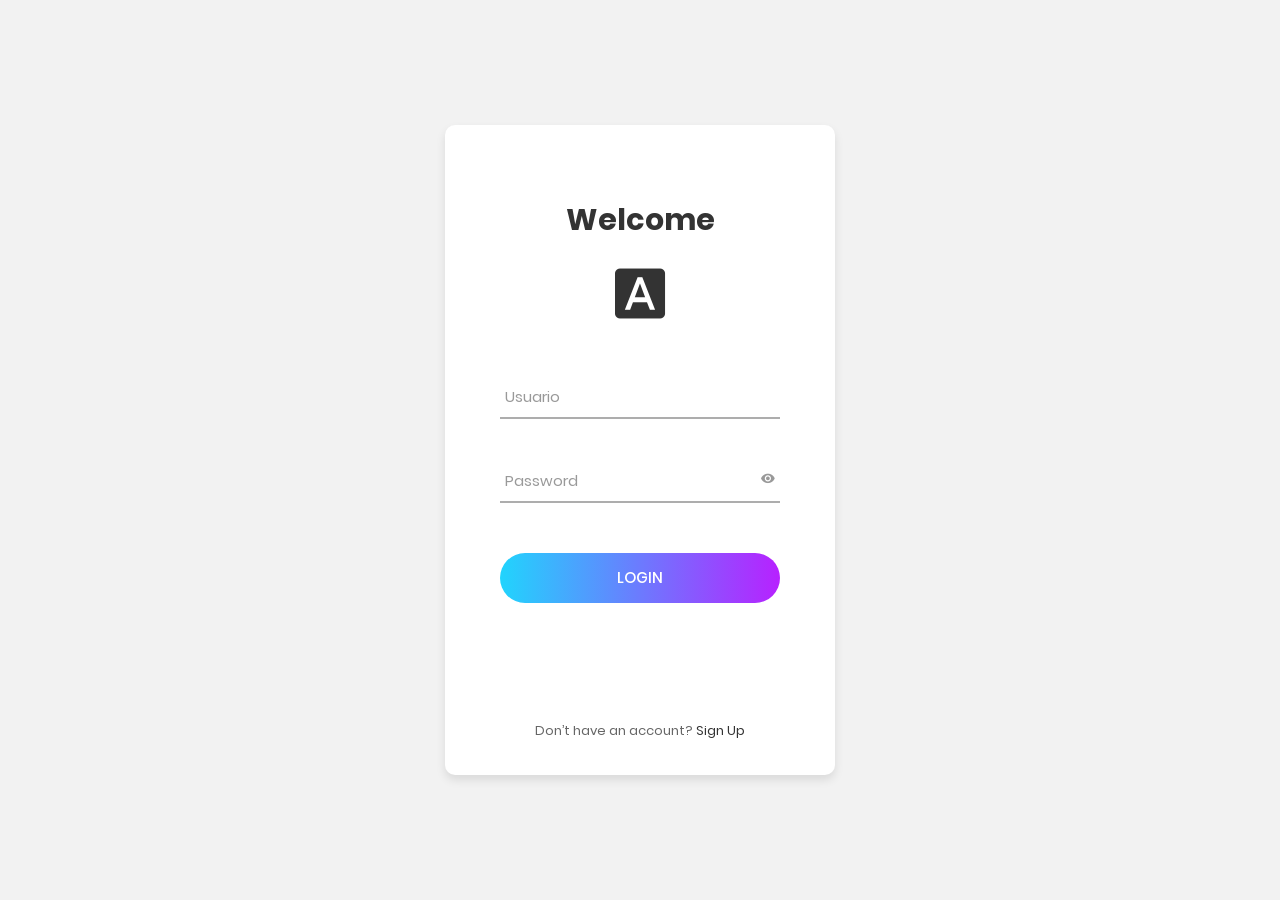
<file: index.html>
<!DOCTYPE html>
<html lang="en">
<head>
	<title>Login V2</title>
	<meta charset="UTF-8">
	<meta name="viewport" content="width=device-width, initial-scale=1">
<!--===============================================================================================-->
  <meta name="theme-color" content="#F0DB4F">
  <meta name="MobileOptimized" content="width">
  <meta name="HandheldFriendly" content="true">
  <meta name="apple-mobile-web-app-capable" content="yes">
  <meta name="apple-mobile-web-app-status-bar-style" content="black-translucent">
  <link rel="shortcut icon" type="image/ico" href="./images/icono.ico">
  <link rel="apple-touch-icon" href="./images/icono.ico">
  <link rel="apple-touch-startup-image" href="./images/icono.ico">
<!--===============================================================================================-->	
	<link rel="icon" type="image/png" href="images/icons/favicon.ico"/>
<!--===============================================================================================-->
	<link rel="stylesheet" type="text/css" href="vendor/bootstrap/css/bootstrap.min.css">
<!--===============================================================================================-->
	<link rel="stylesheet" type="text/css" href="fonts/font-awesome-4.7.0/css/font-awesome.min.css">
<!--===============================================================================================-->
	<link rel="stylesheet" type="text/css" href="fonts/iconic/css/material-design-iconic-font.min.css">
<!--===============================================================================================-->
	<link rel="stylesheet" type="text/css" href="vendor/animate/animate.css">
<!--===============================================================================================-->	
	<link rel="stylesheet" type="text/css" href="vendor/css-hamburgers/hamburgers.min.css">
<!--===============================================================================================-->
	<link rel="stylesheet" type="text/css" href="vendor/animsition/css/animsition.min.css">
<!--===============================================================================================-->
	<link rel="stylesheet" type="text/css" href="vendor/select2/select2.min.css">
<!--===============================================================================================-->	
	<link rel="stylesheet" type="text/css" href="vendor/daterangepicker/daterangepicker.css">
<!--===============================================================================================-->
	<link rel="stylesheet" type="text/css" href="css/util.css">
	<link rel="stylesheet" type="text/css" href="css/main.css">
<!--===============================================================================================-->
	<link rel="manifest" href="./manifest.json">
<!--===============================================================================================-->
</head>
<body>
	
	<div class="limiter">
		<div class="container-login100">
			<div class="wrap-login100">
				<form class="login100-form validate-form" action="develop/index.html">
					<span class="login100-form-title p-b-26">
						Welcome
					</span>
					<span class="login100-form-title p-b-48">
						<i class="zmdi zmdi-font"></i>
					</span>

					<div class="wrap-input100 validate-input" data-validate = "Ingrese su usuario">
						<input class="input100" type="text" name="usuario">
						<span class="focus-input100" data-placeholder="Usuario"></span>
					</div>

					<div class="wrap-input100 validate-input" data-validate="Ingrese su contraseña">
						<span class="btn-show-pass">
							<i class="zmdi zmdi-eye"></i>
						</span>
						<input class="input100" type="password" name="contrasena">
						<span class="focus-input100" data-placeholder="Password"></span>
					</div>

					<div class="container-login100-form-btn">
						<div class="wrap-login100-form-btn">
							<div class="login100-form-bgbtn"></div>
							<button class="login100-form-btn">
								Login
							</button>
						</div>
					</div>

					<div class="text-center p-t-115">
						<span class="txt1">
							Don’t have an account?
						</span>

						<a class="txt2" href="#">
							Sign Up
						</a>
					</div>
				</form>
			</div>
		</div>
	</div>
	

	<div id="dropDownSelect1"></div>
	
<!--===============================================================================================-->
	<script src="vendor/jquery/jquery-3.2.1.min.js"></script>
<!--===============================================================================================-->
	<script src="vendor/animsition/js/animsition.min.js"></script>
<!--===============================================================================================-->
	<script src="vendor/bootstrap/js/popper.js"></script>
	<script src="vendor/bootstrap/js/bootstrap.min.js"></script>
<!--===============================================================================================-->
	<script src="vendor/select2/select2.min.js"></script>
<!--===============================================================================================-->
	<script src="vendor/daterangepicker/moment.min.js"></script>
	<script src="vendor/daterangepicker/daterangepicker.js"></script>
<!--===============================================================================================-->
	<script src="vendor/countdowntime/countdowntime.js"></script>
<!--===============================================================================================-->
	<script src="js/main.js"></script>
<!--===============================================================================================-->
	<script src="script.js"></script>


</body>
</html>
</file>
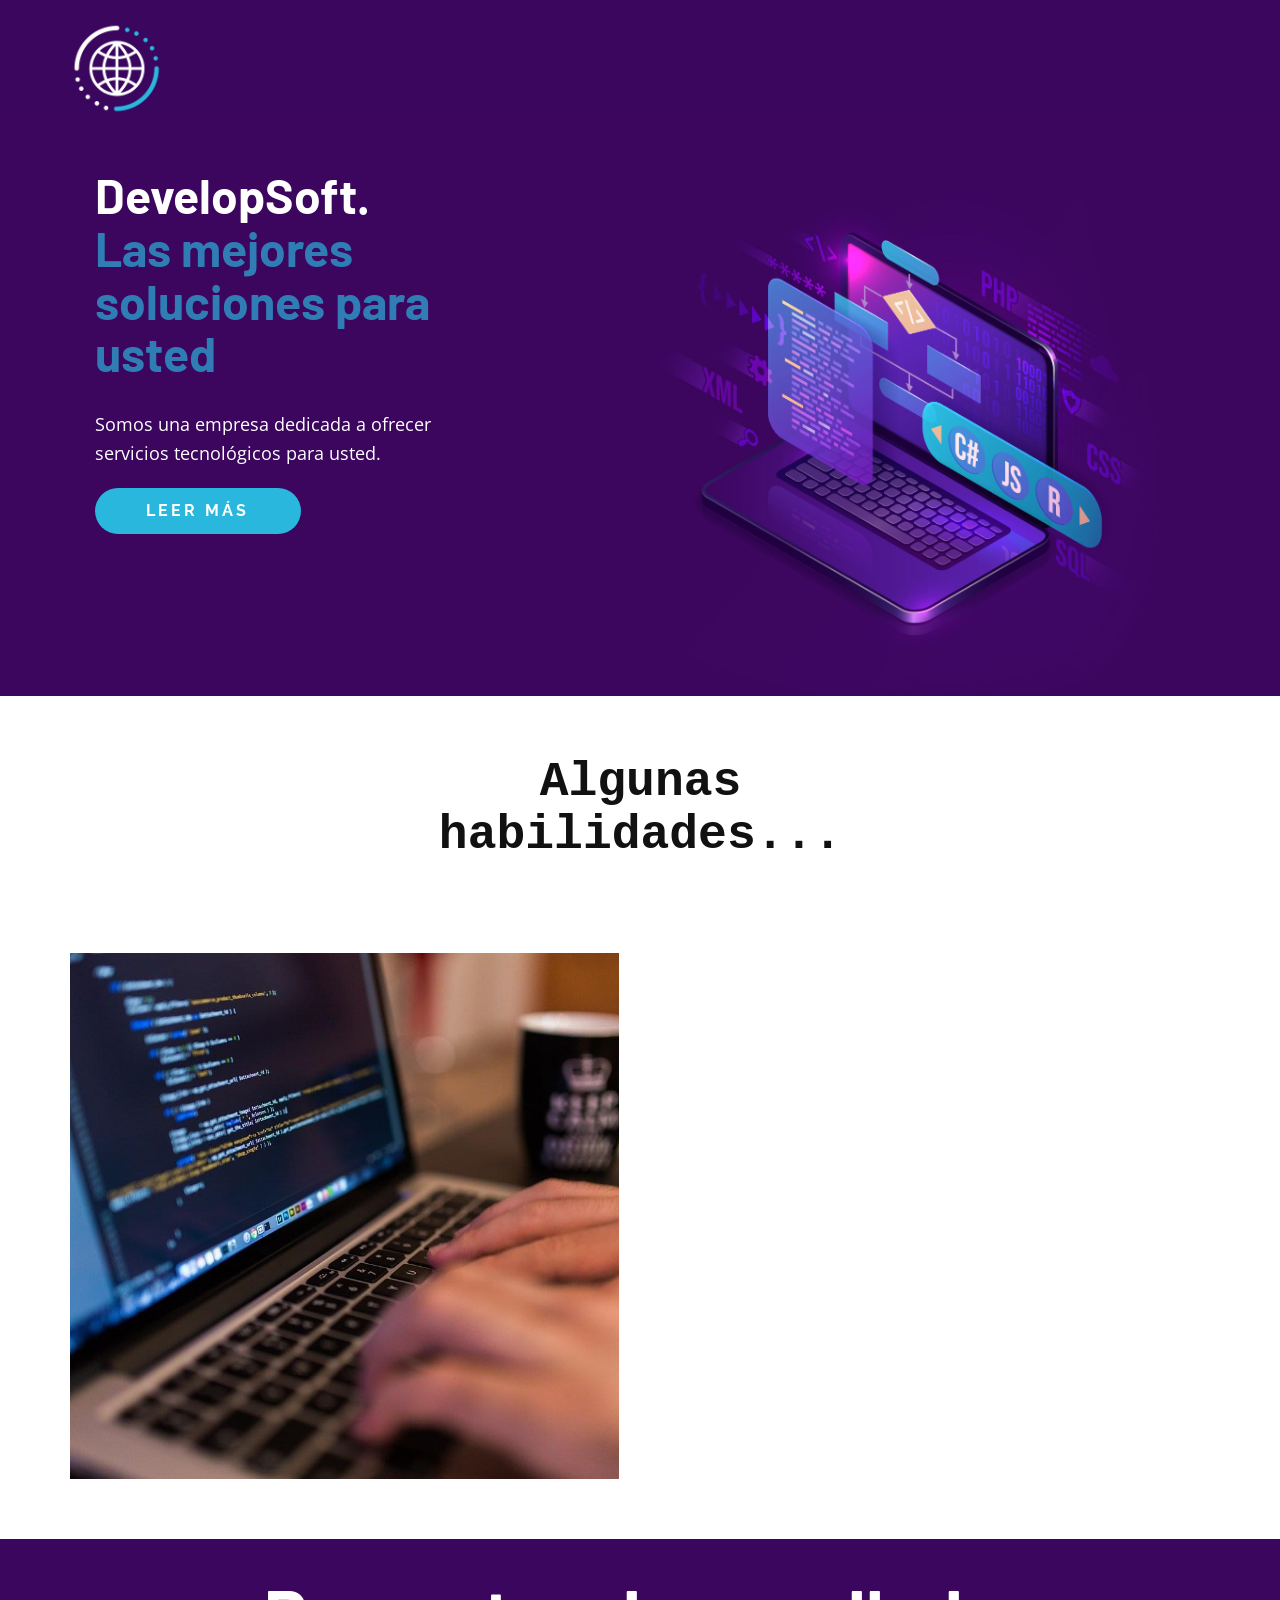
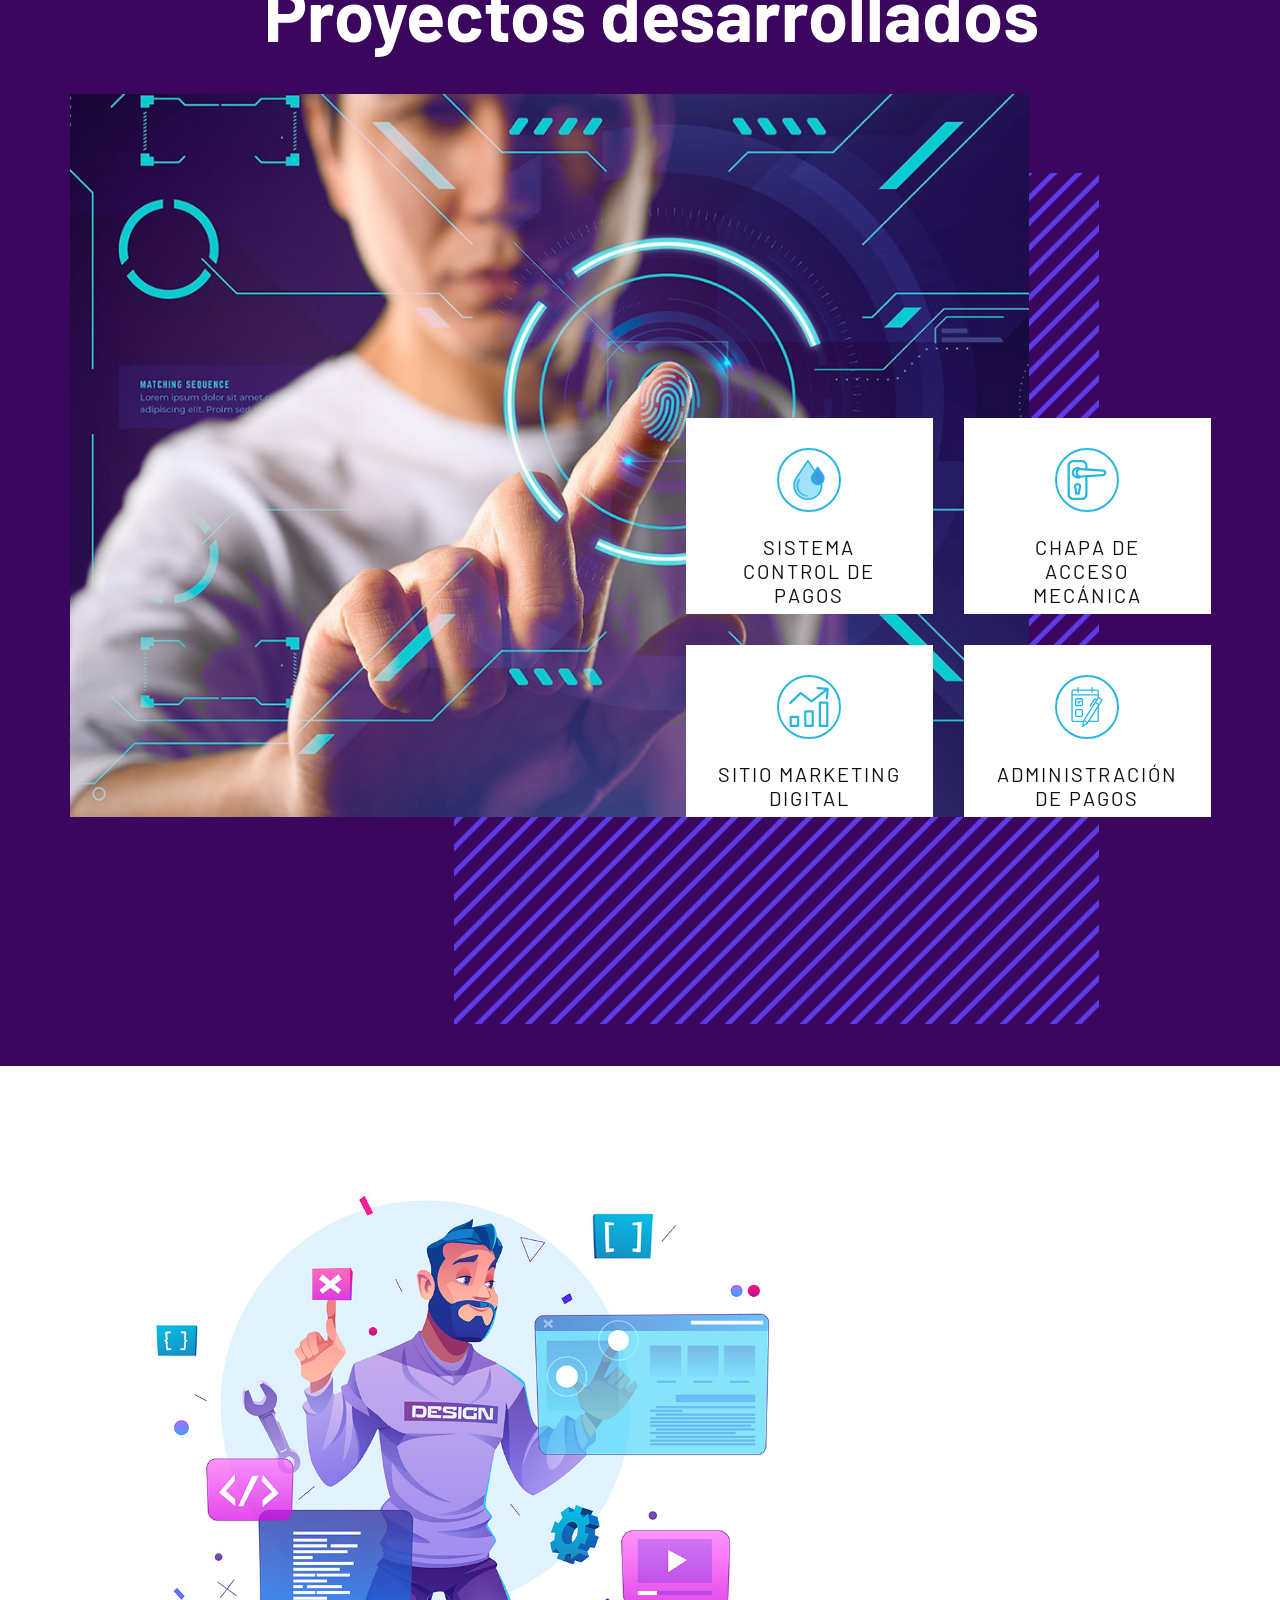
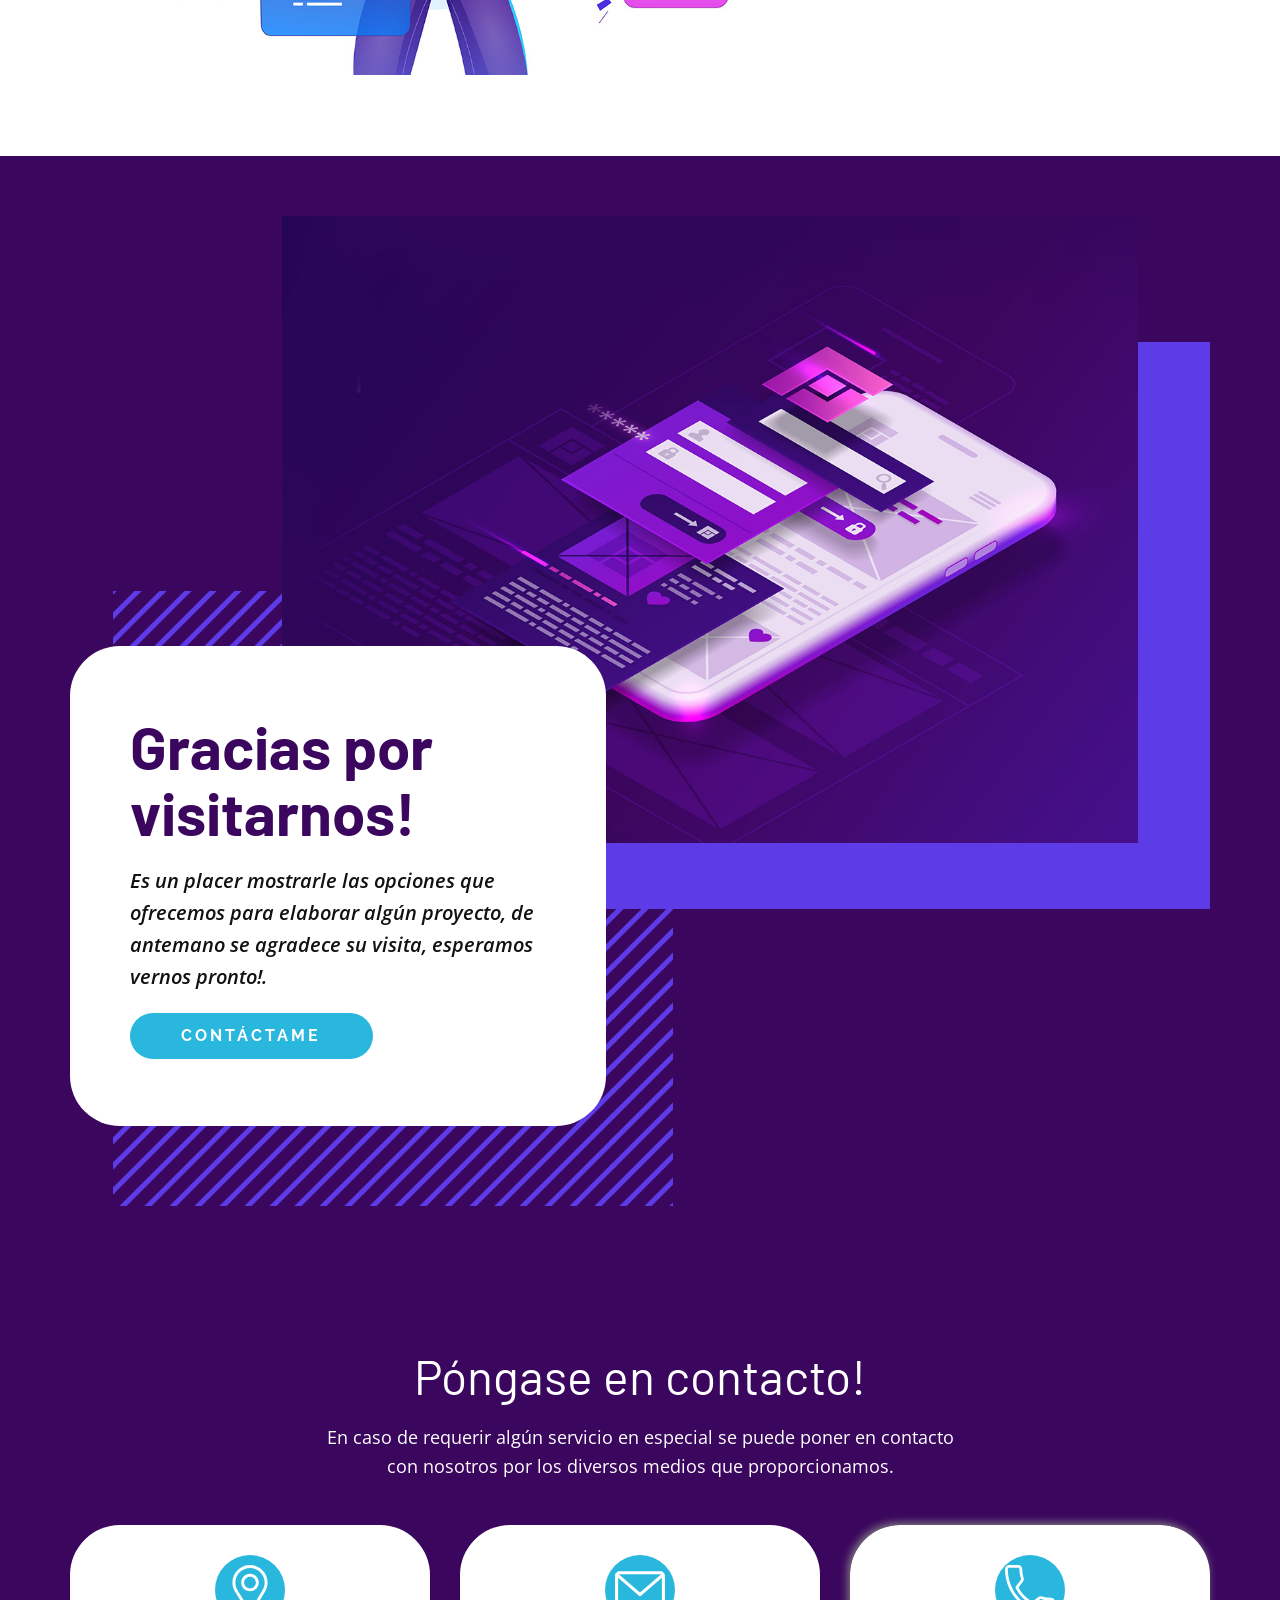
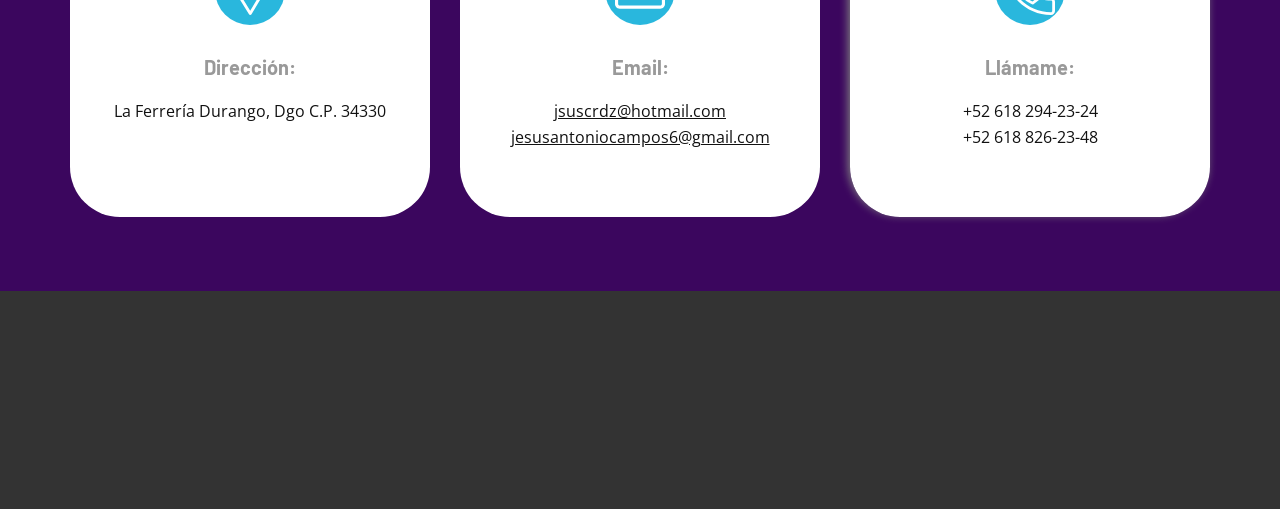
<file: develop/index.html>
<!DOCTYPE html>
<html style="font-size: 16px;">
  <head>
    <meta name="viewport" content="width=device-width, initial-scale=1.0">
    <meta charset="utf-8">
    <meta name="keywords" content="Advertising agency">
    <meta name="description" content="">
    <meta name="page_type" content="np-template-header-footer-from-plugin">
    <link rel="icon" href="images/DevelopSoft_.png">
    <title>DevelopSoft</title>
    <link rel="stylesheet" href="nicepage.css" media="screen">
    <meta name="mobile-web-app-capable" content="yes">
    <meta name="theme-color" content="#F0DB4F">
    <meta name="MobileOptimized" content="width">
    <meta name="HandheldFriendly" content="true">
    <meta name="apple-mobile-web-app-capable" content="yes">
    <meta name="apple-mobile-web-app-status-bar-style" content="black-translucent">
    <link rel="shortcut icon" type="image/ico" href="./images/icono.ico">
    <link rel="apple-touch-icon" href="./images/icono.ico">
    <link rel="apple-touch-startup-image" href="./images/icono.ico">
    <link rel="manifest" href="./manifest.json">



<link rel="stylesheet" href="Page-2.css" media="screen">
    <script class="u-script" type="text/javascript" src="jquery-1.9.1.min.js" defer=""></script>
    <script class="u-script" type="text/javascript" src="nicepage.js" defer=""></script>
    <meta name="generator" content="Nicepage 3.20.5, nicepage.com">
    <link id="u-theme-google-font" rel="stylesheet" href="https://fonts.googleapis.com/css?family=Open+Sans:300,300i,400,400i,600,600i,700,700i,800,800i|Barlow:100,100i,200,200i,300,300i,400,400i,500,500i,600,600i,700,700i,800,800i,900,900i">
    <link id="u-page-google-font" rel="stylesheet" href="https://fonts.googleapis.com/css?family=Raleway:100,100i,200,200i,300,300i,400,400i,500,500i,600,600i,700,700i,800,800i,900,900i|Roboto:100,100i,300,300i,400,400i,500,500i,700,700i,900,900i|Montserrat:100,100i,200,200i,300,300i,400,400i,500,500i,600,600i,700,700i,800,800i,900,900i|Barlow:100,100i,200,200i,300,300i,400,400i,500,500i,600,600i,700,700i,800,800i,900,900i">
    
   
    
    <script type="application/ld+json">{
		"@context": "http://schema.org",
		"@type": "Organization",
		"name": "",
		"logo": "images/DevelopSoft_.png",
		"sameAs": [
				"https://www.facebook.com/jesusantonio.campos.1",
				"https://www.youtube.com/channel/UC40ndi_bMK3e060k81CTmIA",
				"https://www.instagram.com/jesus2311hh/"
		]
}</script>
    <meta name="theme-color" content="#29b7dd">
    <meta property="og:title" content="Page 2">
    <meta property="og:type" content="website">
  </head>
  <body data-home-page="https://website515401.nicepage.io/Page-2.html?version=03fba188-a68f-4ed9-bb6d-6215ba5d26be" data-home-page-title="Page 2" class="u-body"><header class="u-clearfix u-header u-palette-2-base u-header" id="sec-2485"><div class="u-clearfix u-sheet u-sheet-1">
        <a href="#" class="u-image u-logo u-image-1" data-image-width="200" data-image-height="200" data-animation-name="jackInTheBox" data-animation-duration="2000" data-animation-delay="0" data-animation-direction="">
          <img src="images/0929fef8d4bb429496b576976403ac521.png" class="u-logo-image u-logo-image-1" data-image-width="93.2309">
        </a>
      </div></header>
    <section class="u-align-left u-clearfix u-image u-section-1" id="carousel_3e8e" data-image-width="1980" data-image-height="1350">
      <div class="u-clearfix u-sheet u-valign-middle u-sheet-1">
        <div class="u-clearfix u-expanded-width u-layout-wrap u-layout-wrap-1">
          <div class="u-gutter-0 u-layout">
            <div class="u-layout-row">
              <div class="u-align-left u-container-style u-layout-cell u-left-cell u-shape-rectangle u-size-27 u-layout-cell-1">
                <div class="u-container-layout u-container-layout-1">
                  <h1 class="u-custom-font u-text u-text-1" data-animation-name="jackInTheBox" data-animation-duration="2000" data-animation-delay="0" data-animation-direction="">
                    <span class="u-text-body-alt-color">DevelopSoft.</span><br>
                    <span class="u-text-custom-color-1">Las mejores soluciones para usted</span>
                    <br>
                  </h1>
                  <p class="u-text u-text-body-alt-color u-text-2" data-animation-name="jackInTheBox" data-animation-duration="2000" data-animation-delay="0" data-animation-direction="">Somos una empresa dedicada a ofrecer servicios tecnológicos para usted. &nbsp; <br>
                  </p>
                  <a href="#" class="u-active-palette-4-base u-border-0 u-btn u-btn-round u-button-style u-custom-font u-font-raleway u-hover-palette-4-base u-palette-1-base u-radius-50 u-text-body-alt-color u-btn-1" data-animation-name="jackInTheBox" data-animation-duration="2000" data-animation-delay="0" data-animation-direction="">LEER MÁS</a>
                </div>
              </div>
              <div class="u-align-left u-container-style u-image u-layout-cell u-right-cell u-size-33 u-image-1" data-image-width="1372" data-image-height="1235" data-animation-name="bounceIn" data-animation-duration="2000" data-animation-delay="0" data-animation-direction="">
                <div class="u-container-layout u-valign-bottom u-container-layout-2"></div>
              </div>
            </div>
          </div>
        </div>
      </div>
    </section>
    <section class="u-align-center u-clearfix u-white u-section-2" id="carousel_7a94">
      <div class="u-clearfix u-sheet u-valign-middle-md u-valign-middle-sm u-valign-middle-xs u-sheet-1">
        <h1 class="u-align-center u-custom-font u-font-courier-new u-text u-text-1" data-animation-name="bounceIn" data-animation-duration="1000" data-animation-delay="0" data-animation-direction="">Algunas habilidades...<br>
        </h1>
        <img alt="" class="u-expanded-width-md u-expanded-width-sm u-expanded-width-xs u-image u-image-default u-image-1" src="images/g0f14c5b7321b5e91d5013a3ec11fe3669236cb0b4a5852c6649eac218798e338aa2a563aab011ebc81d22d816875c33325e4094981896b0f30b8f7c855932a2b_1280.jpg" data-image-width="150" data-image-height="99">
        <div class="u-expanded-width-md u-expanded-width-sm u-expanded-width-xs u-list u-list-1">
          <div class="u-repeater u-repeater-1">
            <div class="u-align-center u-container-style u-custom-background u-list-item u-palette-1-base u-repeater-item u-list-item-1" data-animation-name="bounceIn" data-animation-duration="1000" data-animation-delay="0" data-animation-direction="">
              <div class="u-container-layout u-similar-container u-valign-middle u-container-layout-1"><span class="u-icon u-icon-1"><svg class="u-svg-link" preserveAspectRatio="xMidYMin slice" viewBox="0 0 512 512" style=""><use xlink:href="#svg-a352"></use></svg><svg xmlns="http://www.w3.org/2000/svg" xmlns:xlink="http://www.w3.org/1999/xlink" version="1.1" xml:space="preserve" class="u-svg-content" viewBox="0 0 512 512" id="svg-a352"><g><path d="m497 26h-482c-8.284 0-15 6.716-15 15v340c0 8.284 6.716 15 15 15h181v60h-15c-8.284 0-15 6.716-15 15s6.716 15 15 15h150c8.284 0 15-6.716 15-15s-6.716-15-15-15h-15v-60h181c8.284 0 15-6.716 15-15v-340c0-8.284-6.716-15-15-15zm-15 30v240h-452v-240zm-196 400h-60v-60h60zm-256-90v-40h452v40z"></path><path d="m223.381 258.012c1.818.724 3.694 1.066 5.539 1.066 5.964 0 11.604-3.581 13.942-9.46l54.15-136.147c3.062-7.697-.697-16.42-8.395-19.481-7.698-3.063-16.42.697-19.481 8.395l-54.15 136.148c-3.061 7.696.698 16.417 8.395 19.479z"></path><path d="m335.557 250.526c2.367 1.372 4.953 2.023 7.504 2.023 5.177 0 10.213-2.683 12.994-7.484l36.363-62.777c2.741-4.732 2.69-10.58-.133-15.263l-36.363-60.315c-4.277-7.095-13.495-9.378-20.591-5.102-7.095 4.277-9.379 13.496-5.102 20.591l31.786 52.724-31.919 55.106c-4.153 7.167-1.708 16.345 5.461 20.497z"></path><path d="m155.945 245.065c2.782 4.802 7.817 7.484 12.994 7.484 2.551 0 5.138-.651 7.504-2.023 7.168-4.152 9.613-13.33 5.461-20.498l-31.919-55.106 31.786-52.724c4.277-7.095 1.993-16.313-5.102-20.591-7.096-4.278-16.314-1.993-20.591 5.102l-36.363 60.315c-2.823 4.683-2.874 10.531-.133 15.263z"></path>
</g></svg>
            
            
          </span>
                <h4 class="u-align-center u-text u-text-2">Desarrollo web<br>
                </h4>
              </div>
            </div>
            <div class="u-align-center u-container-style u-custom-background u-list-item u-palette-3-light-1 u-repeater-item u-list-item-2" data-animation-name="bounceIn" data-animation-duration="1000" data-animation-delay="0" data-animation-direction="">
              <div class="u-container-layout u-similar-container u-valign-middle u-container-layout-2"><span class="u-icon u-icon-2">
            <svg class="u-svg-link" preserveAspectRatio="xMidYMin slice" viewBox="0 0 128 128" style=""><use xlink:href="#svg-20e4"></use></svg>
            <svg xmlns="http://www.w3.org/2000/svg" xmlns:xlink="http://www.w3.org/1999/xlink" version="1.1" xml:space="preserve" class="u-svg-content" viewBox="0 0 128 128" id="svg-20e4"><path d="m78.9 15.9c2.1 0 3.7 1.7 3.7 3.7v3.7h-37.2v-3.7c0-2 1.7-3.7 3.7-3.7h29.8m39.7 14.8-11.6 34.5c-0.5 1.5-1.9 2.5-3.5 2.5h-20.9v-3.7c0-2-1.7-3.7-3.7-3.7h-29.8c-2.1 0-3.7 1.7-3.7 3.7v3.7h-20.9c-1.6 0-3-1-3.5-2.5l-11.6-34.5h109.2m1.5 19.1v58.6c0 2-1.7 3.7-3.7 3.7h-104.7c-2.1 0-3.7-1.7-3.7-3.7v-58.6l5.9 17.7c1.5 4.5 5.8 7.6 10.6 7.6h20.9v3.7c0 2 1.7 3.7 3.7 3.7h29.8c2.1 0 3.7-1.7 3.7-3.7v-3.7h20.9c4.8 0 9.1-3 10.6-7.6l6-17.7m-44.9 17.9v7.4h-22.4v-7.4h22.4m15.3-44.9v-3.2c0-6.4-5.2-11.6-11.6-11.6h-29.8c-6.4 0-11.7 5.2-11.7 11.6v3.2h-29.5c-4.4 0-7.9 3.5-7.9 7.9v77.7c0 6.4 5.2 11.6 11.7 11.6h104.7c6.4 0 11.7-5.2 11.7-11.6v-77.7c0-4.4-3.6-7.9-7.9-7.9h-29.7z"></path></svg>
          </span>
                <h4 class="u-align-center u-text u-text-3">Marketing Digital</h4>
              </div>
            </div>
            <div class="u-align-center u-container-style u-custom-background u-list-item u-palette-3-base u-repeater-item u-shape-rectangle u-list-item-3" data-animation-name="bounceIn" data-animation-duration="1000" data-animation-delay="0" data-animation-direction="">
              <div class="u-container-layout u-similar-container u-valign-middle u-container-layout-3"><span class="u-icon u-icon-3">
            <svg class="u-svg-link" preserveAspectRatio="xMidYMin slice" viewBox="0 0 128 128" style=""><use xlink:href="#svg-f12d"></use></svg>
            <svg xmlns="http://www.w3.org/2000/svg" xmlns:xlink="http://www.w3.org/1999/xlink" version="1.1" xml:space="preserve" class="u-svg-content" viewBox="0 0 128 128" id="svg-f12d"><path d="m117.4 76c1.5 0 2.7 1.2 2.7 2.7v38.7c0 1.5-1.2 2.7-2.7 2.7h-38.7c-1.5 0-2.7-1.2-2.7-2.7v-38.7c0-1.5 1.2-2.7 2.7-2.7h38.7m0-7.9h-38.7c-5.8 0-10.6 4.8-10.6 10.6v38.7c0 5.8 4.8 10.6 10.6 10.6h38.7c5.8 0 10.6-4.8 10.6-10.6v-38.7c0-5.8-4.8-10.6-10.6-10.6z"></path><path d="m49.3 7.9c1.5 0 2.7 1.2 2.7 2.7v38.7c0 1.5-1.2 2.7-2.7 2.7h-38.7c-1.5 0-2.7-1.2-2.7-2.7v-38.7c0-1.5 1.2-2.7 2.7-2.7h38.7m0-7.9h-38.7c-5.8 0-10.6 4.8-10.6 10.6v38.7c0 5.8 4.8 10.6 10.6 10.6h38.7c5.8 0 10.6-4.8 10.6-10.6v-38.7c0-5.8-4.8-10.6-10.6-10.6z"></path><path d="m90 7.9c0.7 0 1.4 0.3 1.9 0.8l27.4 27.4c1 1 1 2.7 0 3.8l-27.4 27.3c-0.5 0.5-1.2 0.8-1.9 0.8s-1.4-0.3-1.9-0.8l-27.3-27.3c-1-1-1-2.7 0-3.8l27.3-27.4c0.6-0.5 1.3-0.8 1.9-0.8m0-7.9c-2.8 0-5.5 1.1-7.5 3.1l-27.3 27.4c-2 2-3.1 4.7-3.1 7.5s1.1 5.5 3.1 7.5l27.4 27.4c2 2 4.7 3.1 7.5 3.1s5.5-1.1 7.5-3.1l27.4-27.4c2-2 3.1-4.7 3.1-7.5s-1.1-5.5-3.1-7.5l-27.5-27.4c-2-2-4.6-3.1-7.5-3.1z"></path><path d="m49.3 76c1.5 0 2.7 1.2 2.7 2.7v38.7c0 1.5-1.2 2.7-2.7 2.7h-38.7c-1.5 0-2.7-1.2-2.7-2.7v-38.7c0-1.5 1.2-2.7 2.7-2.7h38.7m0-7.9h-38.7c-5.8 0-10.6 4.8-10.6 10.6v38.7c0 5.8 4.8 10.6 10.6 10.6h38.7c5.8 0 10.6-4.8 10.6-10.6v-38.7c0-5.8-4.8-10.6-10.6-10.6z"></path></svg>
          </span>
                <h4 class="u-align-center u-text u-text-4">Diseño gráfico<br>
                </h4>
              </div>
            </div>
            <div class="u-align-center u-container-style u-list-item u-palette-2-light-1 u-repeater-item u-shape-rectangle u-list-item-4" data-animation-name="bounceIn" data-animation-duration="1000" data-animation-delay="0" data-animation-direction="">
              <div class="u-container-layout u-similar-container u-valign-middle u-container-layout-4"><span class="u-icon u-icon-4">
            <svg class="u-svg-link" preserveAspectRatio="xMidYMin slice" viewBox="0 0 128 128" style=""><use xlink:href="#svg-0096"></use></svg>
            <svg xmlns="http://www.w3.org/2000/svg" xmlns:xlink="http://www.w3.org/1999/xlink" version="1.1" xml:space="preserve" class="u-svg-content" viewBox="0 0 128 128" id="svg-0096"><path d="m26.4 108.7c-1.2 0-2.2-1-2.2-2.2s1-2.2 4.7-2.2h48.7v-7.4h-31.2v-9.9h31.2v-8.4h-58.7c-7.7 0-10.6-3-10.6-6.6v-57.1c0-3.7 3-6.6 6.6-6.6h81.2c3.7 0 6.6 3 6.6 6.6v27h8.3v-27c0-8.2-6.7-14.9-14.9-14.9h-81.2c-8.2 0-14.9 6.7-14.9 14.9v57.1c0 8.2 6.7 14.9 14.9 14.9h23.2v10.1h-13.8c-4.3 0-8.5 3.7-8.5 9.5v0.2c0 4.6 3.7 9.3 8.3 9.3h53.5v-7.3h-51.2z"></path><path d="m118 41.9h-30c-5.8 0-10.5 4.7-10.5 10.6 0 0 0.1 66.3 0.1 66.4 0 4.3 5.1 9 10.4 9h30c5.6 0 10.2-4.4 10.5-10.1v-65.3c0-5.9-4.7-10.6-10.5-10.6zm2.4 75.5c-0.1 1.3-1.1 2.3-2.4 2.3h-30c-1 0-1.9-0.7-2.2-1.6l-0.2-65.6c0-1.3 1.1-2.4 2.4-2.4h30c1.3 0 2.4 1.1 2.4 2.4v64.9z"></path></svg>
          </span>
                <h4 class="u-align-center u-text u-text-5">Aplicaciones de escritorio y móviles<br>
                </h4>
              </div>
            </div>
          </div>
        </div>
      </div>
    </section>
    
    <section class="u-align-right u-clearfix u-palette-2-base u-section-4" id="carousel_d534">
      <div class="u-clearfix u-sheet u-valign-middle-sm u-valign-middle-xs u-sheet-1">
        <h2 class="u-text u-text-1">Proyectos desarrollados<br>
        </h2>
        <div class="u-container-style u-group u-image u-image-tiles u-image-1" data-image-width="500" data-image-height="375">
          <div class="u-container-layout u-container-layout-1"></div>
        </div>
        <img src="images/fff.jpg" alt="" class="u-image u-image-default u-image-2" data-image-width="1202" data-image-height="800">
        <div class="u-list u-list-1">
          <div class="u-repeater u-repeater-1">
            <div class="u-container-style u-list-item u-repeater-item u-video-cover u-white u-list-item-1" data-animation-name="jackInTheBox" data-animation-duration="1500" data-animation-delay="0" data-animation-direction="" data-href="https://ejemploaadasda.000webhostapp.com/index.html" data-target="_blank">
              <div class="u-container-layout u-similar-container u-valign-top u-container-layout-2"><span class="u-align-center u-border-2 u-border-palette-1-base u-icon u-icon-circle u-spacing-10 u-text-palette-1-base u-icon-1"><svg class="u-svg-link" preserveAspectRatio="xMidYMin slice" viewBox="0 0 510.684 510.684" style=""><use xlink:href="#svg-fbd1"></use></svg><svg class="u-svg-content" viewBox="0 0 510.684 510.684" id="svg-fbd1"><g><g><g><path d="m414.747 296.162c1.524 9.299 2.312 18.829 2.312 28.548 0 97.181-78.783 175.974-175.974 175.974s-175.974-78.793-175.974-175.974c0-39.097 12.756-75.21 34.316-104.42l.011-.021 141.647-210.269 90.771 134.744" fill="#a3e0fb"></path>
</g><g><path d="m288.068 233.678c0-17.5 5.704-33.661 15.356-46.733l.005-.01 63.391-94.104 63.391 94.104.005.01c9.652 13.071 15.356 29.233 15.356 46.733 0 43.491-35.256 78.753-78.753 78.753s-78.751-35.261-78.751-78.753z" fill="#4696e6"></path>
</g>
</g><g><path d="m199.242 439.486c-49.257-15.316-82.352-60.297-82.352-111.931 0-25.238 7.901-49.283 22.85-69.536.341-.462.649-.967.906-1.481 2.47-4.939.464-10.938-4.476-13.408-4.471-2.239-9.819-.801-12.625 3.153-17.437 23.688-26.654 51.788-26.654 81.272 0 29.858 9.428 58.247 27.264 82.095 17.24 23.051 41.797 40.43 69.149 48.934.989.308 1.989.454 2.972.454 4.263 0 8.214-2.749 9.546-7.034 1.64-5.274-1.306-10.878-6.58-12.518z"></path><path d="m455.573 233.679c0-19.035-5.932-37.17-17.158-52.464l-63.301-93.971c-1.859-2.759-4.967-4.413-8.294-4.413s-6.435 1.654-8.294 4.413l-26.674 39.597-82.474-122.428c-1.858-2.759-4.967-4.413-8.293-4.413s-6.435 1.654-8.293 4.413l-141.576 210.163c-23.622 32.101-36.105 70.177-36.105 110.134 0 102.546 83.428 185.974 185.974 185.974s185.974-83.428 185.974-185.974c0-8.186-.547-16.387-1.61-24.46 18.458-16.276 30.124-40.085 30.124-66.571zm-88.753-122.949 55.005 81.654c.11.17.226.337.347.501 8.767 11.873 13.401 25.979 13.401 40.793 0 37.91-30.842 68.752-68.753 68.752-37.91 0-68.752-30.842-68.752-68.752 0-14.814 4.634-28.92 13.401-40.793.116-.157.227-.317.334-.482l28.323-42.045c.052-.077.106-.153.156-.232zm40.238 213.98c0 91.519-74.456 165.974-165.974 165.974-91.519 0-165.974-74.455-165.974-165.974 0-35.744 11.19-69.799 32.362-98.481.121-.163.238-.334.351-.509l133.262-197.822 78.711 116.842-24.571 36.476c-11.225 15.293-17.157 33.429-17.157 52.463 0 48.938 39.814 88.752 88.752 88.752 14.31 0 27.837-3.409 39.819-9.45.273 3.9.419 7.816.419 11.729z"></path><path d="m331.561 231.24c0-4.845.987-9.521 2.933-13.898 2.244-5.047-.029-10.957-5.075-13.2-5.047-2.241-10.956.028-13.2 5.075-3.091 6.952-4.658 14.361-4.658 22.023 0 18.149 9.016 35.019 24.117 45.123 1.708 1.143 3.64 1.689 5.552 1.689 3.226 0 6.392-1.558 8.32-4.439 3.071-4.591 1.84-10.802-2.75-13.873-9.542-6.385-15.239-17.039-15.239-28.5z"></path><path d="m236.343 453.34c-2.448-6.434-11.582-8.269-16.31-3.24-5.629 5.455-2.599 15.471 5.12 16.87 7.653 1.677 14.324-6.446 11.19-13.63z"></path><path d="m361.552 285.479c6.448 4.466 15.682-.472 15.55-8.31.145-7.839-9.107-12.787-15.55-8.32-5.84 3.66-5.863 12.982 0 16.63z"></path>
</g>
</g></svg></span>
                <h4 class="u-align-center u-text u-text-2">sistema control de pagos<br>
                </h4>
              </div>
            </div>
            <div class="u-align-center u-container-style u-list-item u-repeater-item u-video-cover u-white u-list-item-2" data-animation-name="jackInTheBox" data-animation-duration="1500" data-animation-delay="0" data-animation-direction="" data-href="https://labsolest.000webhostapp.com/" data-target="_blank">
              <div class="u-container-layout u-similar-container u-valign-top u-container-layout-3"><span class="u-align-center u-border-2 u-border-palette-1-base u-icon u-icon-circle u-spacing-10 u-text-palette-1-base u-icon-2"><svg class="u-svg-link" preserveAspectRatio="xMidYMin slice" viewBox="0 0 365.763 365.763" style=""><use xlink:href="#svg-e1b6"></use></svg><svg class="u-svg-content" viewBox="0 0 365.763 365.763" x="0px" y="0px" id="svg-e1b6" style="enable-background:new 0 0 365.763 365.763;"><g><g><g><path d="M330.219,86.228L187.59,76.302v-25.6C187.603,22.713,164.925,0.013,136.937,0c-0.531,0-1.061,0.008-1.592,0.024H58.023     c-28.735,0-53.29,21.42-53.29,50.678v264.359c0,29.257,24.555,50.677,53.29,50.677h77.322     c27.975,0.866,51.355-21.111,52.221-49.086c0.016-0.53,0.024-1.061,0.024-1.592V157.804l142.629-9.927     c17.024-0.007,30.819-13.813,30.812-30.837C361.023,100.026,347.233,86.235,330.219,86.228z M166.692,315.061     c0.023,16.447-13.292,29.798-29.738,29.821c-0.536,0.001-1.073-0.013-1.609-0.041H58.023c-17.241,0-32.392-12.016-32.392-29.78     V50.702c0-17.763,15.151-29.78,32.392-29.78h77.322c16.424-0.866,30.44,11.747,31.306,28.171     c0.028,0.536,0.042,1.072,0.041,1.609v24.033l-41.274-2.612c-8.641-5.346-18.575-8.236-28.735-8.359     c-29.431,0.012-53.28,23.88-53.268,53.311c0.012,29.414,23.854,53.257,53.268,53.268c10.16-0.123,20.094-3.013,28.735-8.359     l41.274-3.135V315.061z M89.994,147.979c0.31,0.319,0.624,0.634,0.943,0.943c-15.31-2.969-26.435-16.275-26.645-31.869     c0.004-15.669,11.224-29.089,26.645-31.869C73.336,102.263,72.914,130.378,89.994,147.979z M328.651,126.979l-204.8,14.106     c-6.635,0.477-13.14-2.01-17.763-6.792c-4.914-4.394-7.757-10.649-7.837-17.241c0.179-6.72,2.993-13.101,7.837-17.763     c4.455-3.993,10.214-6.222,16.196-6.269h1.567l204.8,14.106c5.482,0.003,9.924,4.45,9.92,9.933     C338.568,122.536,334.129,126.976,328.651,126.979z"></path><path d="M97.21,211.09c-0.176,0-0.351,0.001-0.527,0.004c-18.755-0.002-33.961,15.2-33.963,33.955     c0,0.175,0.001,0.351,0.004,0.526c0.167,7.241,2.337,14.294,6.269,20.376l5.747,43.363c0.539,5.359,5.063,9.431,10.449,9.404     h23.51c5.285,0.007,9.648-4.127,9.927-9.404l5.747-43.363c4.095-6.394,6.271-13.828,6.269-21.42     C130.645,226.064,115.677,211.092,97.21,211.09z M106.61,254.979c-1.588,1.501-2.526,3.563-2.612,5.747l-4.702,37.094h-5.224     l-4.702-37.094c-0.086-2.183-1.024-4.246-2.612-5.747c-1.891-2.786-2.976-6.041-3.135-9.404     c-0.005-7.303,5.764-13.303,13.061-13.584c6.919-0.289,12.762,5.086,13.05,12.005c0.007,0.178,0.011,0.356,0.011,0.533     C109.755,248.247,108.665,251.883,106.61,254.979z"></path>
</g>
</g>
</g></svg></span>
                <h4 class="u-align-center u-text u-text-3">chapa de acceso mecánica<br>
                </h4>
              </div>
            </div>
            <div class="u-align-center u-container-style u-list-item u-repeater-item u-video-cover u-white u-list-item-3" data-animation-name="jackInTheBox" data-animation-duration="1500" data-animation-delay="0" data-animation-direction="">
              <div class="u-container-layout u-similar-container u-valign-top u-container-layout-4"><span class="u-align-center u-border-2 u-border-palette-1-base u-icon u-icon-circle u-spacing-10 u-text-palette-1-base u-icon-3"><svg class="u-svg-link" preserveAspectRatio="xMidYMin slice" viewBox="0 0 375.148 375.148" style=""><use xlink:href="#svg-3685"></use></svg><svg class="u-svg-content" viewBox="0 0 375.148 375.148" x="0px" y="0px" id="svg-3685" style="enable-background:new 0 0 375.148 375.148;"><g><g><g><path d="M222.076,218.936h-68.963c-5.771,0-10.449,4.678-10.449,10.449v135.314c0,5.771,4.678,10.449,10.449,10.449h68.963     c5.771,0,10.449-4.678,10.449-10.449V229.385C232.525,223.614,227.847,218.936,222.076,218.936z M211.627,354.25h-48.065V239.834     h48.065V354.25z"></path><path d="M358.958,136.911h-69.486c-5.771,0-10.449,4.678-10.449,10.449v217.339c0,5.771,4.678,10.449,10.449,10.449h69.486     c5.771,0,10.449-4.678,10.449-10.449V147.36C369.407,141.59,364.729,136.911,358.958,136.911z M348.509,354.25h-48.588V157.809     h48.588V354.25z"></path><path d="M85.717,269.613H16.231c-5.771,0-10.449,4.678-10.449,10.449v84.637c0,5.771,4.678,10.449,10.449,10.449h69.486     c5.771,0,10.449-4.678,10.449-10.449v-84.637C96.166,274.292,91.488,269.613,85.717,269.613z M75.268,354.25H26.68v-63.739     h48.588V354.25z"></path><path d="M370.452,10.479c-1.589-2.19-4.089-3.536-6.792-3.657L268.574,0.03c-5.771-0.433-10.8,3.895-11.233,9.665     c-0.433,5.771,3.894,10.8,9.665,11.233l67.297,4.57l-123.721,96.786l-94.563-74.188c-4.038-3.198-9.803-2.976-13.584,0.522     L5.26,141.613c-4.131,3.919-4.363,10.425-0.522,14.629c1.864,2.419,4.786,3.783,7.837,3.657c2.756-0.039,5.385-1.166,7.314-3.135     l90.384-86.727l93.518,73.665c3.817,3.056,9.244,3.056,13.061,0L350.601,39.624l-5.227,64.896     c-0.026,5.674,4.279,10.431,9.927,10.971h0.522c5.386,0.027,9.91-4.045,10.449-9.404l6.792-88.294     C373.447,15.074,372.471,12.34,370.452,10.479z"></path>
</g>
</g>
</g></svg></span>
                <h4 class="u-align-center u-text u-text-4">sitio marketing digital<br>
                </h4>
              </div>
            </div>
            <div class="u-align-center u-container-style u-list-item u-repeater-item u-video-cover u-white u-list-item-4" data-animation-name="jackInTheBox" data-animation-duration="1500" data-animation-delay="0" data-animation-direction="">
              <div class="u-container-layout u-similar-container u-valign-top u-container-layout-5"><span class="u-align-center u-border-2 u-border-palette-1-base u-icon u-icon-circle u-spacing-10 u-text-palette-1-base u-icon-4"><svg class="u-svg-link" preserveAspectRatio="xMidYMin slice" viewBox="0 0 512.001 512.001" style=""><use xlink:href="#svg-28ad"></use></svg><svg class="u-svg-content" viewBox="0 0 512.001 512.001" x="0px" y="0px" id="svg-28ad" style="enable-background:new 0 0 512.001 512.001;"><g><g><path d="M450.784,157.406l-42.268-26.739V54.924c0-12.719-10.406-23.126-23.126-23.126h-54.924V8.672    c0-4.793-3.885-8.672-8.672-8.672s-8.672,3.879-8.672,8.672v23.126h-161.88V8.672c0-4.793-3.885-8.672-8.672-8.672    s-8.672,3.879-8.672,8.672v23.126H78.972c-12.719,0-23.126,10.406-23.126,23.126v370.013c0,12.719,10.406,23.126,23.126,23.126    H200.62l-5.735,56.953c-0.451,4.435,1.341,6.984,4.336,6.984c1.278,0,2.77-0.469,4.406-1.451l50.541-30.498    c5.441-3.284,12.679-10.372,16.078-15.743l10.273-16.24h104.87c12.719,0,23.126-10.406,23.126-23.126V245.81l45.853-72.453    C457.775,167.986,456.161,160.805,450.784,157.406z M73.197,54.924c0-3.134,2.648-5.782,5.781-5.782h54.924v17.345    c0,4.787,3.885,8.672,8.672,8.672s8.672-3.885,8.672-8.672V49.142h161.881v17.345c0,4.787,3.885,8.672,8.672,8.672    s8.672-3.885,8.672-8.672V49.142h54.924c3.133,0,5.781,2.648,5.781,5.781v37.58H73.197V54.924z M205.235,430.718H78.979    c-3.133,0.001-5.781-2.647-5.781-5.781V109.848h317.98V135.8l-11.661,18.425l-8.862-5.608c-3.331-2.11-7.106-3.133-10.789-3.128    c-6.678-0.006-13.28,3.313-17.136,9.412l-52.75,83.363c-2.561,4.047-1.353,9.407,2.689,11.968    c4.053,2.561,9.407,1.353,11.968-2.689l52.756-83.374c0.52-0.845,1.456-1.323,2.474-1.336c0.543,0,1.03,0.133,1.521,0.439    l8.857,5.608L208.154,425.006C207.142,426.596,206.153,428.579,205.235,430.718z M245.213,465.2l-30.746,18.553l3.597-35.712    c0.225-2.238,1.197-5.66,2.364-8.707l31.601,19.993C249.769,461.69,247.138,464.037,245.213,465.2z M391.178,424.937    c0,3.133-2.648,5.781-5.781,5.781h-93.891l99.672-157.499V424.937z M261.905,445.051l-32.781-20.744l136.118-215.099    l32.786,20.744L261.905,445.051z M407.308,215.296l-32.786-20.744l29.312-46.327l32.793,20.744L407.308,215.296z"></path>
</g>
</g><g><g><path d="M176.952,173.501c-3.717-3.024-9.175-2.457-12.199,1.255l-14.807,18.195l-7.597-6.331    c-3.683-3.07-9.152-2.573-12.216,1.104c-3.065,3.677-2.573,9.146,1.104,12.211l14.343,11.967c1.781,1.486,4.082,2.197,6.383,1.972    c2.307-0.225,4.44-1.364,5.898-3.162l20.351-25.01C181.224,181.984,180.669,176.525,176.952,173.501z"></path>
</g>
</g><g><g><path d="M183.045,141.646h-57.814c-12.719,0-23.126,10.406-23.126,23.126v57.814c0,12.719,10.406,23.126,23.126,23.126h57.814    c12.719,0,23.126-10.406,23.126-23.126v-57.814C206.171,152.053,195.765,141.646,183.045,141.646z M188.826,222.586    c0,3.133-2.648,5.781-5.781,5.781h-57.814c-3.133,0-5.781-2.648-5.781-5.781v-57.814c0-3.133,2.648-5.781,5.781-5.781h57.814    c3.133,0,5.781,2.648,5.781,5.781V222.586z"></path>
</g>
</g><g><g><path d="M183.045,280.401h-57.814c-12.719,0-23.126,10.406-23.126,23.126v57.814c0,12.719,10.406,23.126,23.126,23.126h57.814    c12.72,0,23.126-10.406,23.126-23.126v-57.814C206.171,290.808,195.765,280.401,183.045,280.401z M188.826,361.341    c0,3.133-2.648,5.781-5.781,5.781h-57.814c-3.133,0-5.781-2.648-5.781-5.781v-57.814c0-3.133,2.648-5.781,5.781-5.781h57.814    c3.133,0,5.781,2.648,5.781,5.781V361.341z"></path>
</g>
</g></svg></span>
                <h4 class="u-align-center u-text u-text-5">administración de pagos<br>
                </h4>
              </div>
            </div>
          </div>
        </div>
      </div>
    </section>
    <section class="u-align-center-xs u-clearfix u-section-5" src="" id="carousel_e520">
      <div class="u-clearfix u-sheet u-valign-middle-md u-valign-middle-sm u-valign-middle-xl u-valign-middle-xs u-sheet-1">
        <img class="u-expanded-width-md u-expanded-width-sm u-expanded-width-xs u-image u-image-contain u-image-1" src="images/ffff.jpg" data-image-width="1200" data-image-height="800">
        <div class="u-align-center-md u-align-center-sm u-align-center-xs u-border-no-bottom u-border-no-left u-border-no-right u-border-no-top u-container-style u-expanded-width-md u-expanded-width-sm u-expanded-width-xs u-group u-shape-rectangle u-group-1">
          <div class="u-container-layout u-container-layout-1">
            <h1 class="u-align-right u-text u-text-palette-1-base u-text-1" data-animation-name="zoomIn" data-animation-duration="1000" data-animation-delay="0" data-animation-direction="Down">Soluciones de TI<br>
            </h1>
            <p class="u-align-center u-custom-font u-font-montserrat u-large-text u-text u-text-variant u-text-2" data-animation-name="zoomIn" data-animation-duration="1000" data-animation-delay="0" data-animation-direction="Down">Uno de nuestros objetivos primordiales es ofrecer las mejores alternativas en cuanto a desarrollo de aplicaciones inteligentes para usted.<br>
            </p>
          </div>
        </div>
      </div>
    </section>
    <section class="u-clearfix u-palette-2-base u-section-6" id="carousel_5a01">
      <div class="u-clearfix u-sheet u-valign-middle-sm u-valign-middle-xs u-sheet-1">
        <div class="u-align-left u-palette-3-base u-shape u-shape-1"></div>
        <div class="u-container-style u-group u-image u-image-tiles u-image-1" data-image-width="500" data-image-height="375">
          <div class="u-container-layout u-container-layout-1"></div>
        </div>
        <img src="images/fdff.jpg" class="u-align-left u-image u-image-2" data-image-width="1200" data-image-height="912">
        <div class="u-container-style u-group u-radius-50 u-shape-round u-white u-group-2" data-animation-name="jackInTheBox" data-animation-duration="1000" data-animation-delay="0" data-animation-direction="">
          <div class="u-container-layout u-valign-middle u-container-layout-2">
            <h1 class="u-text u-text-palette-2-base u-text-1">Gracias por visitarnos!<br>
            </h1>
            <p class="u-text u-text-2">Es un placer mostrarle las opciones que ofrecemos para elaborar algún proyecto, de antemano se agradece su visita, esperamos vernos pronto!.<br>
            </p>
            <a href="/Page-2.html#carousel_7a8d" data-page-id="515402" class="u-active-palette-4-base u-btn u-btn-round u-button-style u-custom-font u-font-raleway u-hover-palette-4-base u-palette-1-base u-radius-50 u-text-body-alt-color u-btn-1">Contáctame</a>
          </div>
        </div>
      </div>
    </section>
    <section class="u-align-center u-clearfix u-palette-2-base u-section-7" id="carousel_7a8d">
      <div class="u-clearfix u-sheet u-valign-middle u-sheet-1">
        <h1 class="u-text u-text-1">Póngase en contacto!<br>
        </h1>
        <p class="u-text u-text-2">En caso de requerir algún servicio en especial se puede poner en contacto con nosotros por los diversos medios que proporcionamos.<br>
        </p>
        <div class="u-clearfix u-gutter-30 u-layout-wrap u-layout-wrap-1">
          <div class="u-gutter-0 u-layout">
            <div class="u-layout-col">
              <div class="u-size-60">
                <div class="u-layout-row">
                  <div class="u-container-style u-layout-cell u-left-cell u-radius-50 u-shape-round u-size-20 u-white u-layout-cell-1" data-animation-name="jackInTheBox" data-animation-duration="1000" data-animation-delay="0" data-animation-direction="">
                    <div class="u-container-layout u-valign-top u-container-layout-1"><span class="u-icon u-icon-circle u-palette-1-base u-spacing-10 u-icon-1"><svg class="u-svg-link" preserveAspectRatio="xMidYMin slice" viewBox="0 0 512 512" style=""><use xlink:href="#svg-a501"></use></svg><svg xmlns="http://www.w3.org/2000/svg" xmlns:xlink="http://www.w3.org/1999/xlink" version="1.1" id="svg-a501" x="0px" y="0px" viewBox="0 0 512 512" style="enable-background:new 0 0 512 512;" xml:space="preserve" class="u-svg-content"><g><g><path d="M256,0C156.748,0,76,80.748,76,180c0,33.534,9.289,66.26,26.869,94.652l142.885,230.257    c2.737,4.411,7.559,7.091,12.745,7.091c0.04,0,0.079,0,0.119,0c5.231-0.041,10.063-2.804,12.75-7.292L410.611,272.22    C427.221,244.428,436,212.539,436,180C436,80.748,355.252,0,256,0z M384.866,256.818L258.272,468.186l-129.905-209.34    C113.734,235.214,105.8,207.95,105.8,180c0-82.71,67.49-150.2,150.2-150.2S406.1,97.29,406.1,180    C406.1,207.121,398.689,233.688,384.866,256.818z"></path>
</g>
</g><g><g><path d="M256,90c-49.626,0-90,40.374-90,90c0,49.309,39.717,90,90,90c50.903,0,90-41.233,90-90C346,130.374,305.626,90,256,90z     M256,240.2c-33.257,0-60.2-27.033-60.2-60.2c0-33.084,27.116-60.2,60.2-60.2s60.1,27.116,60.1,60.2    C316.1,212.683,289.784,240.2,256,240.2z"></path>
</g>
</g><g></g><g></g><g></g><g></g><g></g><g></g><g></g><g></g><g></g><g></g><g></g><g></g><g></g><g></g><g></g></svg></span>
                      <h5 class="u-align-center u-text u-text-grey-40 u-text-3">Dirección:</h5>
                      <p class="u-align-center u-text u-text-4">La Ferrería Durango, Dgo C.P. 34330<br>
                      </p>
                    </div>
                  </div>
                  <div class="u-container-style u-layout-cell u-radius-50 u-shape-round u-size-20 u-white u-layout-cell-2" data-animation-name="jackInTheBox" data-animation-duration="1000" data-animation-delay="0" data-animation-direction="">
                    <div class="u-container-layout u-valign-top u-container-layout-2"><span class="u-icon u-icon-circle u-palette-1-base u-spacing-10 u-icon-2"><svg class="u-svg-link" preserveAspectRatio="xMidYMin slice" viewBox="0 0 479.058 479.058" style=""><use xlink:href="#svg-1497"></use></svg><svg xmlns="http://www.w3.org/2000/svg" id="svg-1497" enable-background="new 0 0 479.058 479.058" viewBox="0 0 479.058 479.058" class="u-svg-content"><path d="m434.146 59.882h-389.234c-24.766 0-44.912 20.146-44.912 44.912v269.47c0 24.766 20.146 44.912 44.912 44.912h389.234c24.766 0 44.912-20.146 44.912-44.912v-269.47c0-24.766-20.146-44.912-44.912-44.912zm0 29.941c2.034 0 3.969.422 5.738 1.159l-200.355 173.649-200.356-173.649c1.769-.736 3.704-1.159 5.738-1.159zm0 299.411h-389.234c-8.26 0-14.971-6.71-14.971-14.971v-251.648l199.778 173.141c2.822 2.441 6.316 3.655 9.81 3.655s6.988-1.213 9.81-3.655l199.778-173.141v251.649c-.001 8.26-6.711 14.97-14.971 14.97z"></path></svg></span>
                      <h5 class="u-align-center u-text u-text-grey-40 u-text-5">Email:</h5>
                      <a class="u-border-active-none u-border-hover-none u-btn u-btn-rectangle u-button-style u-none u-text-body-color u-text-hover-palette-2-base u-btn-1">jsuscrdz@hotmail.com</a>
                      <a class="u-border-active-none u-border-hover-none u-btn u-btn-rectangle u-button-style u-none u-text-body-color u-text-hover-palette-2-base u-btn-2">jesusantoniocampos6@gmail.com</a>
                    </div>
                  </div>
                  <div class="u-container-style u-layout-cell u-radius-50 u-right-cell u-shape-round u-size-20 u-white u-layout-cell-3" data-animation-name="jackInTheBox" data-animation-duration="1000" data-animation-delay="0" data-animation-direction="">
                    <div class="u-container-layout u-valign-top u-container-layout-3"><span class="u-icon u-icon-circle u-palette-1-base u-spacing-10 u-icon-3"><svg class="u-svg-link" preserveAspectRatio="xMidYMin slice" viewBox="0 0 384 384" style=""><use xlink:href="#svg-1a9d"></use></svg><svg xmlns="http://www.w3.org/2000/svg" xmlns:xlink="http://www.w3.org/1999/xlink" version="1.1" id="svg-1a9d" x="0px" y="0px" viewBox="0 0 384 384" style="enable-background:new 0 0 384 384;" xml:space="preserve" class="u-svg-content"><g><g><path d="M353.188,252.052c-23.51,0-46.594-3.677-68.469-10.906c-10.906-3.719-23.323-0.833-30.438,6.417l-43.177,32.594    c-50.073-26.729-80.917-57.563-107.281-107.26l31.635-42.052c8.219-8.208,11.167-20.198,7.635-31.448    c-7.26-21.99-10.948-45.063-10.948-68.583C132.146,13.823,118.323,0,101.333,0H30.812C13.823,0,0,13.823,0,30.812    C0,225.563,158.438,384,353.188,384c16.99,0,30.813-13.823,30.813-30.813v-70.323C384,265.875,370.177,252.052,353.188,252.052z     M362.667,353.188c0,5.229-4.25,9.479-9.479,9.479c-182.99,0-331.854-148.865-331.854-331.854c0-5.229,4.25-9.479,9.479-9.479    h70.521c5.229,0,9.479,4.25,9.479,9.479c0,25.802,4.052,51.125,11.979,75.115c1.104,3.542,0.208,7.208-3.375,10.938L82.75,165.427    c-2.458,3.26-2.844,7.625-1,11.26c29.927,58.823,66.292,95.188,125.531,125.542c3.604,1.885,8.021,1.49,11.292-0.979    l49.677-37.635c2.51-2.51,6.271-3.406,9.667-2.25c24.156,7.979,49.479,12.021,75.271,12.021c5.229,0,9.479,4.25,9.479,9.479    V353.188z"></path>
</g>
</g><g></g><g></g><g></g><g></g><g></g><g></g><g></g><g></g><g></g><g></g><g></g><g></g><g></g><g></g><g></g></svg></span>
                      <h5 class="u-align-center u-text u-text-grey-40 u-text-6">Llámame:</h5>
                      <p class="u-align-center u-text u-text-7">+52 618 294-23-24 <br>+52 618 826-23-48<br>
                      </p>
                    </div>
                  </div>
                </div>
              </div>
            </div>
          </div>
        </div>
      </div>
    </section>
    
    
    <footer class="u-clearfix u-footer u-grey-80" id="sec-2692"><div class="u-clearfix u-sheet u-sheet-1">
        <div class="u-align-left u-social-icons u-spacing-10 u-social-icons-1" data-animation-name="lightSpeedIn" data-animation-duration="1000" data-animation-delay="0" data-animation-direction="">
          <a class="u-social-url" title="facebook" target="_blank" href="https://www.facebook.com/jesusantonio.campos.1"><span class="u-icon u-social-facebook u-social-icon u-icon-1"><svg class="u-svg-link" preserveAspectRatio="xMidYMin slice" viewBox="0 0 112 112" style=""><use xlink:href="#svg-33f4"></use></svg><svg class="u-svg-content" viewBox="0 0 112 112" x="0" y="0" id="svg-33f4"><circle fill="currentColor" cx="56.1" cy="56.1" r="55"></circle><path fill="#FFFFFF" d="M73.5,31.6h-9.1c-1.4,0-3.6,0.8-3.6,3.9v8.5h12.6L72,58.3H60.8v40.8H43.9V58.3h-8V43.9h8v-9.2
            c0-6.7,3.1-17,17-17h12.5v13.9H73.5z"></path></svg></span>
          </a>
          <a class="u-social-url" title="youtube" target="_blank" href="https://www.youtube.com/channel/UC40ndi_bMK3e060k81CTmIA"><span class="u-icon u-social-icon u-social-twitter u-icon-2"><svg class="u-svg-link" preserveAspectRatio="xMidYMin slice" viewBox="0 0 473.931 473.931" style=""><use xlink:href="#svg-4ae5"></use></svg><svg class="u-svg-content" viewBox="0 0 473.931 473.931" x="0px" y="0px" id="svg-4ae5" style="enable-background:new 0 0 473.931 473.931;"><circle style="fill:#D42428;" cx="236.966" cy="236.966" r="236.966"></circle><path style="fill:#CC202D;" d="M404.518,69.38c92.541,92.549,92.549,242.593,0,335.142c-92.541,92.541-242.593,92.545-335.142,0  L404.518,69.38z"></path><path style="fill:#BA202E;" d="M469.168,284.426L351.886,167.148l-138.322,15.749l-83.669,129.532l156.342,156.338  C378.157,449.322,450.422,376.612,469.168,284.426z"></path><path style="fill:#FFFFFF;" d="M360.971,191.238c0-19.865-16.093-35.966-35.947-35.966H156.372c-19.85,0-35.94,16.105-35.94,35.966  v96.444c0,19.865,16.093,35.966,35.94,35.966h168.649c19.858,0,35.947-16.105,35.947-35.966v-96.444H360.971z M216.64,280.146  v-90.584l68.695,45.294L216.64,280.146z"></path></svg></span>
          </a>
          <a class="u-social-url" title="instagram" target="_blank" href="https://www.instagram.com/jesus2311hh/"><span class="u-icon u-social-icon u-social-instagram u-icon-3"><svg class="u-svg-link" preserveAspectRatio="xMidYMin slice" viewBox="0 0 112 112" style=""><use xlink:href="#svg-9758"></use></svg><svg class="u-svg-content" viewBox="0 0 112 112" x="0" y="0" id="svg-9758"><circle fill="currentColor" cx="56.1" cy="56.1" r="55"></circle><path fill="#FFFFFF" d="M55.9,38.2c-9.9,0-17.9,8-17.9,17.9C38,66,46,74,55.9,74c9.9,0,17.9-8,17.9-17.9C73.8,46.2,65.8,38.2,55.9,38.2
            z M55.9,66.4c-5.7,0-10.3-4.6-10.3-10.3c-0.1-5.7,4.6-10.3,10.3-10.3c5.7,0,10.3,4.6,10.3,10.3C66.2,61.8,61.6,66.4,55.9,66.4z"></path><path fill="#FFFFFF" d="M74.3,33.5c-2.3,0-4.2,1.9-4.2,4.2s1.9,4.2,4.2,4.2s4.2-1.9,4.2-4.2S76.6,33.5,74.3,33.5z"></path><path fill="#FFFFFF" d="M73.1,21.3H38.6c-9.7,0-17.5,7.9-17.5,17.5v34.5c0,9.7,7.9,17.6,17.5,17.6h34.5c9.7,0,17.5-7.9,17.5-17.5V38.8
            C90.6,29.1,82.7,21.3,73.1,21.3z M83,73.3c0,5.5-4.5,9.9-9.9,9.9H38.6c-5.5,0-9.9-4.5-9.9-9.9V38.8c0-5.5,4.5-9.9,9.9-9.9h34.5
            c5.5,0,9.9,4.5,9.9,9.9V73.3z"></path></svg></span>
          </a>
        </div>
      </div></footer>
    <section class="u-backlink u-clearfix u-grey-80">
      <a class="u-link" href="https://nicepage.com/website-mockup" target="_blank">
        <span></span>
      </a>
      <p class="u-text">
        <span></span>
      </p>
      <a class="u-link" href="https://nicepage.com/html-website-builder" target="_blank">
        <span></span>
      </a> 
    </section>
<script src="./script.js"></script>
  </body>
</html>
</file>
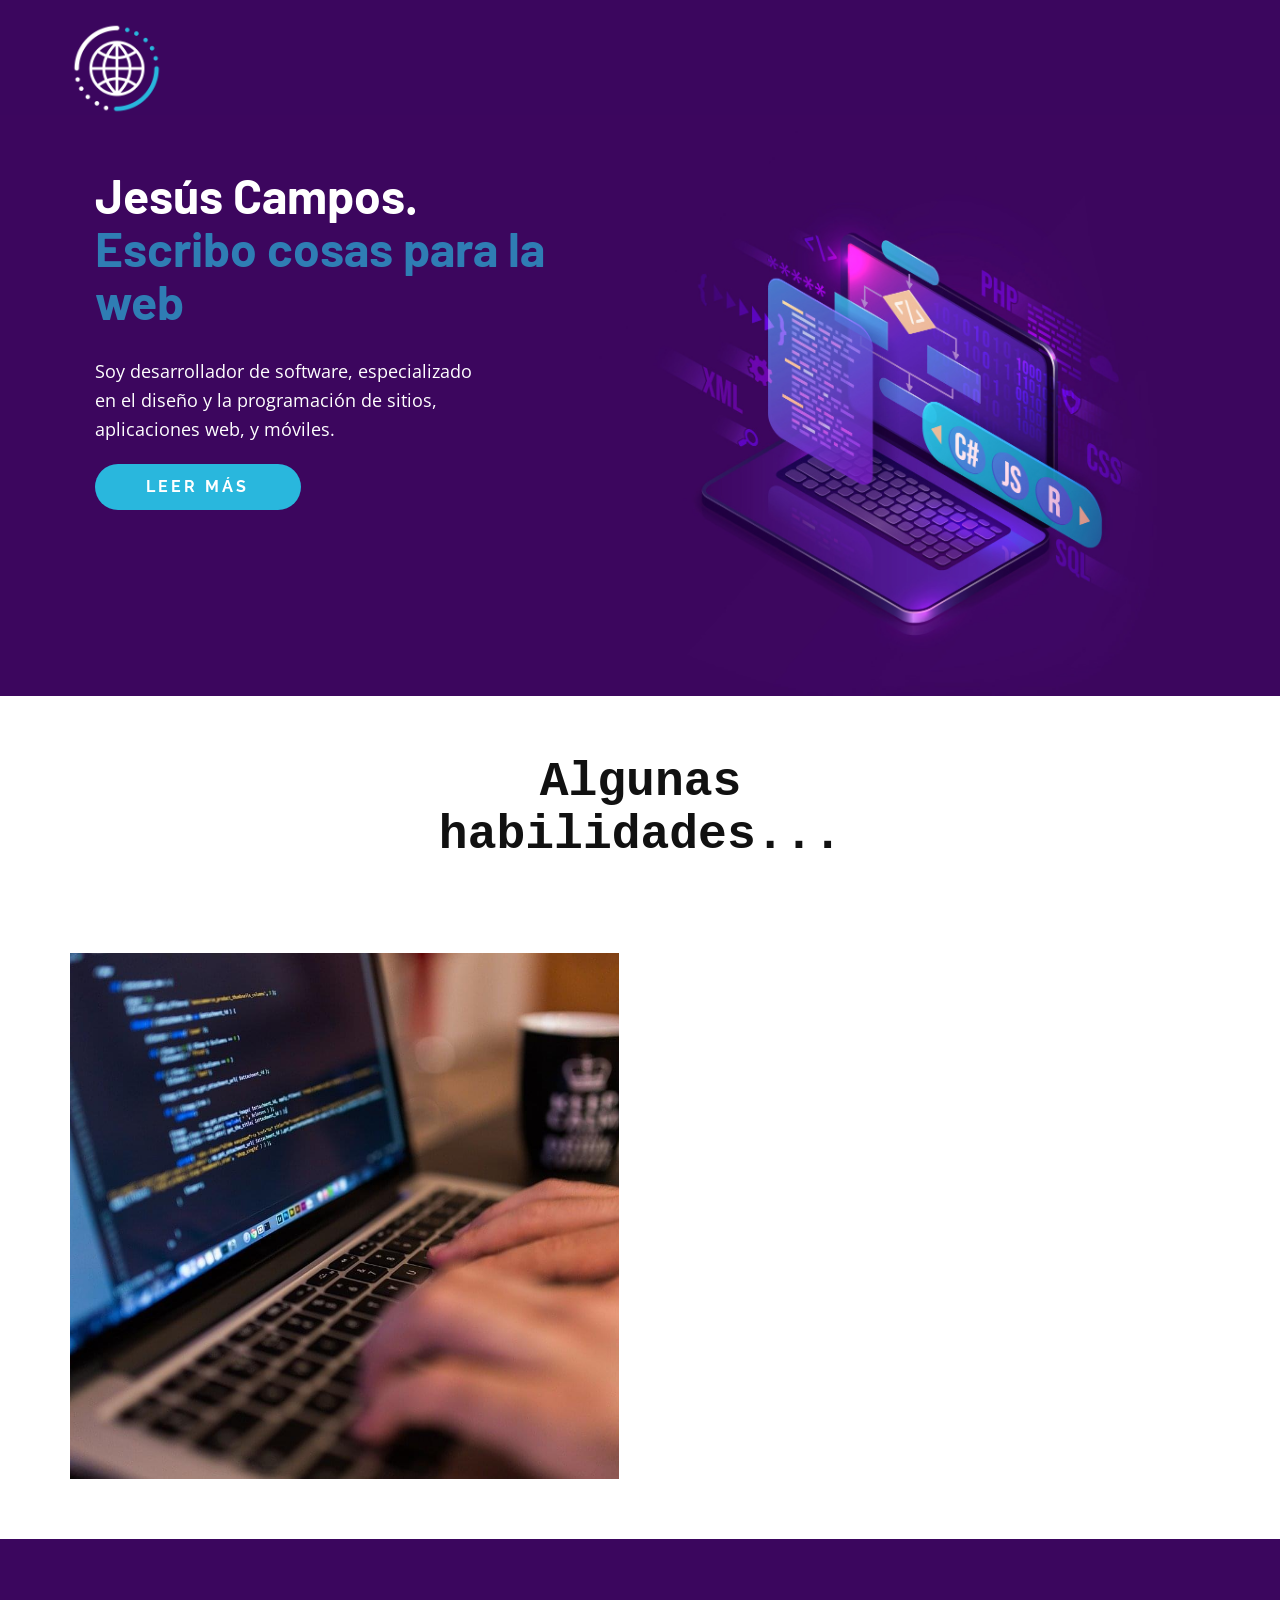
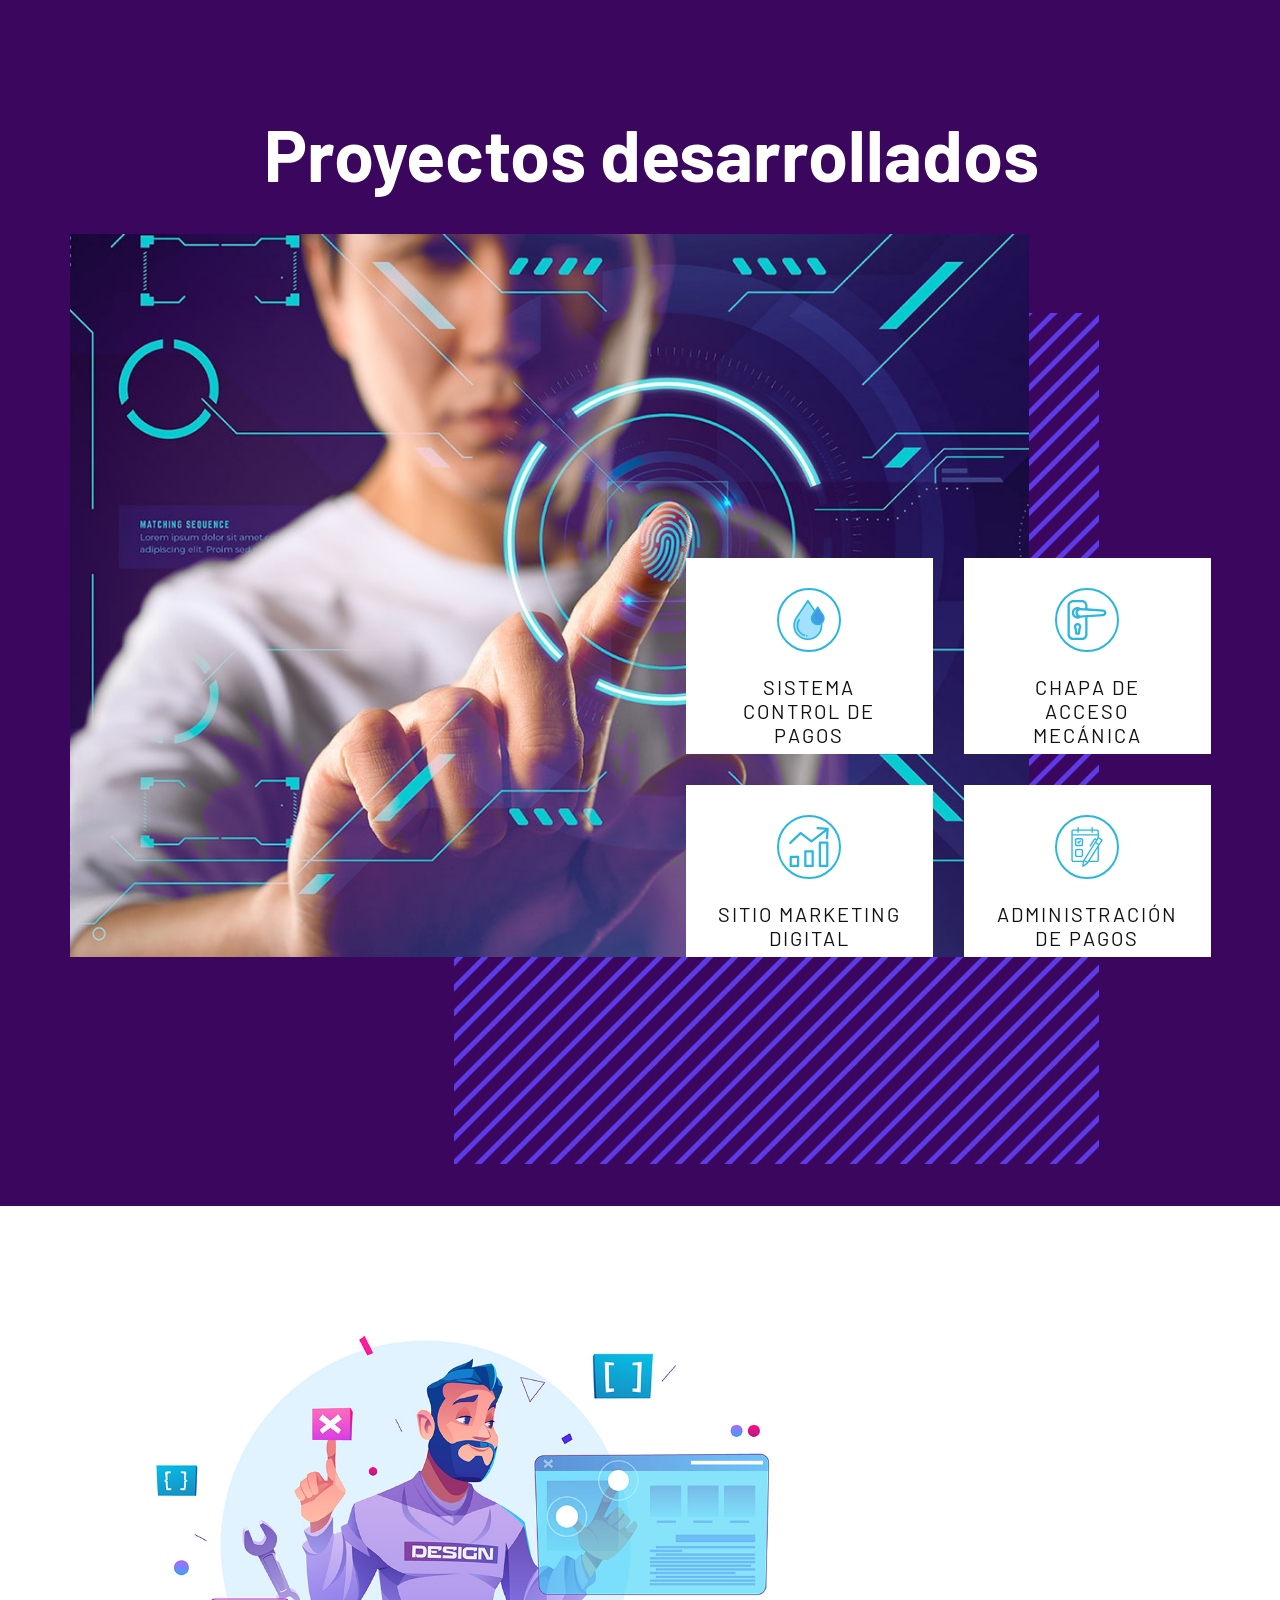
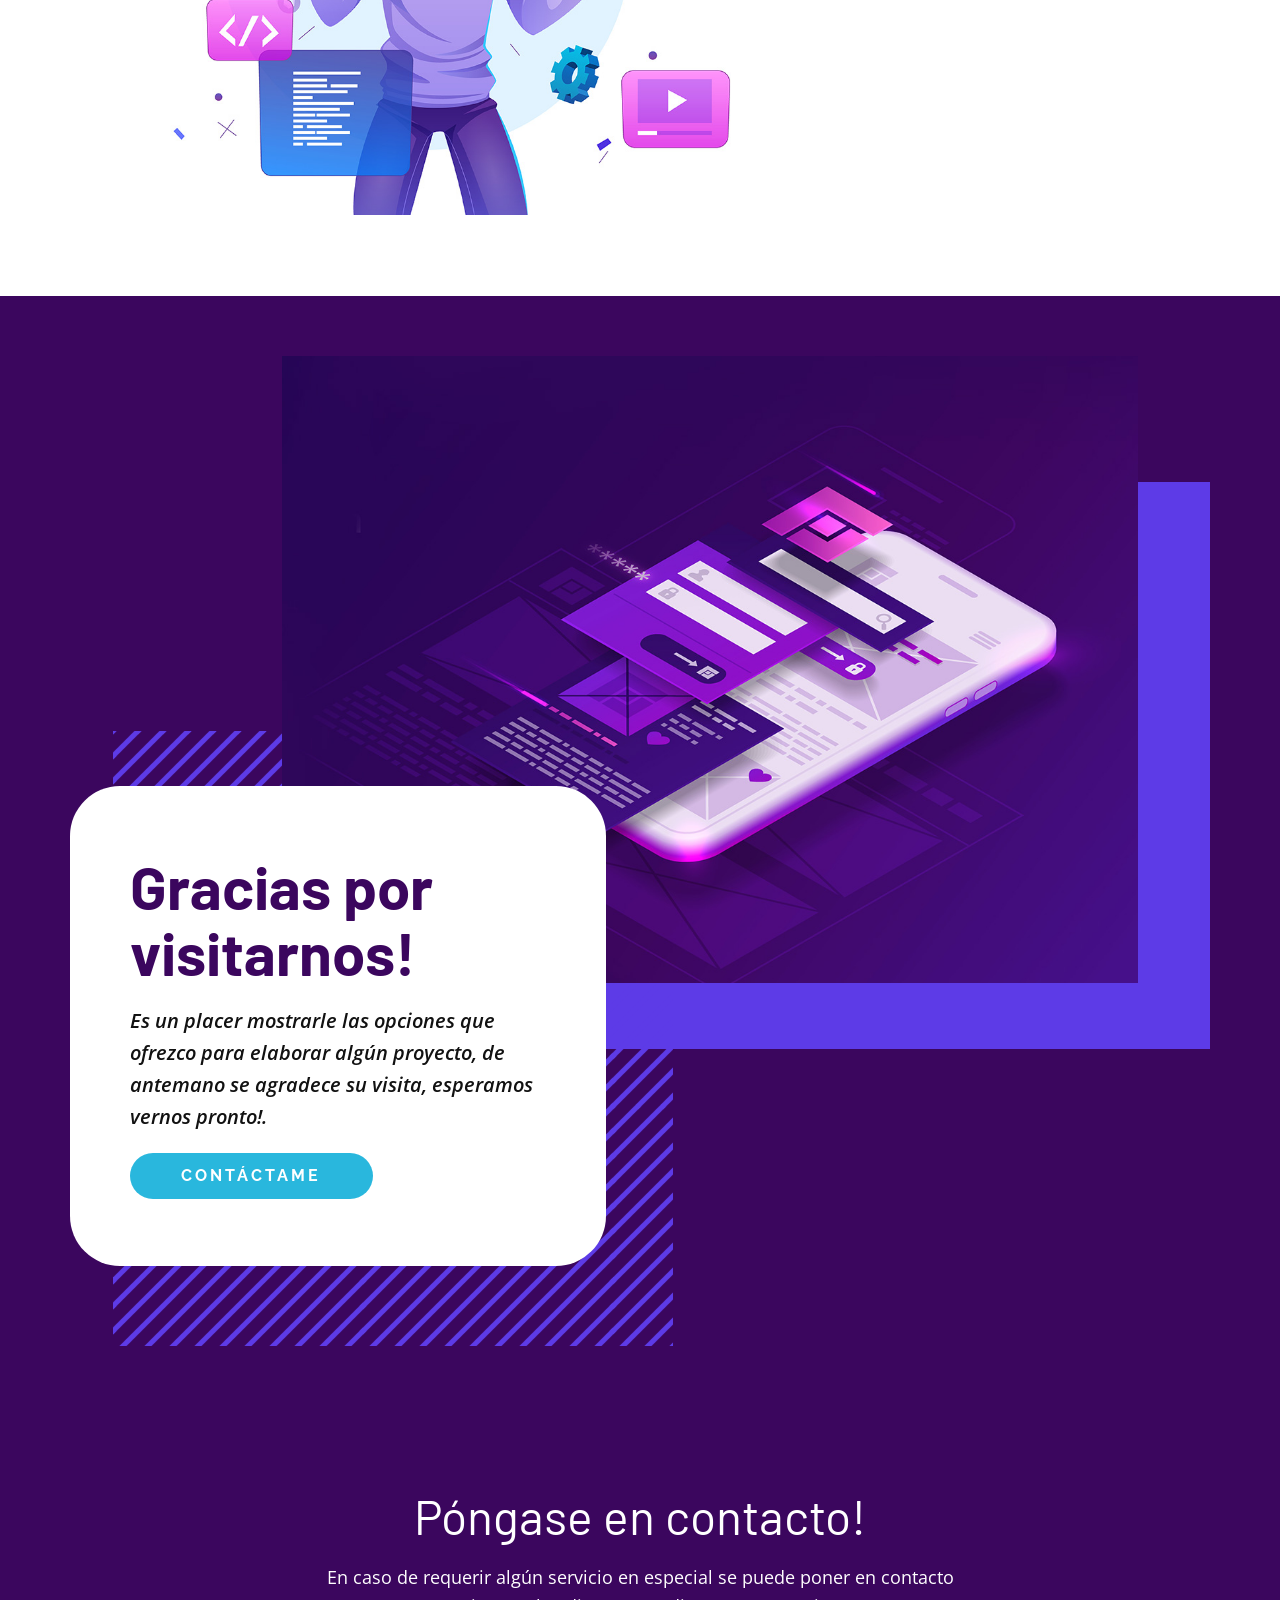
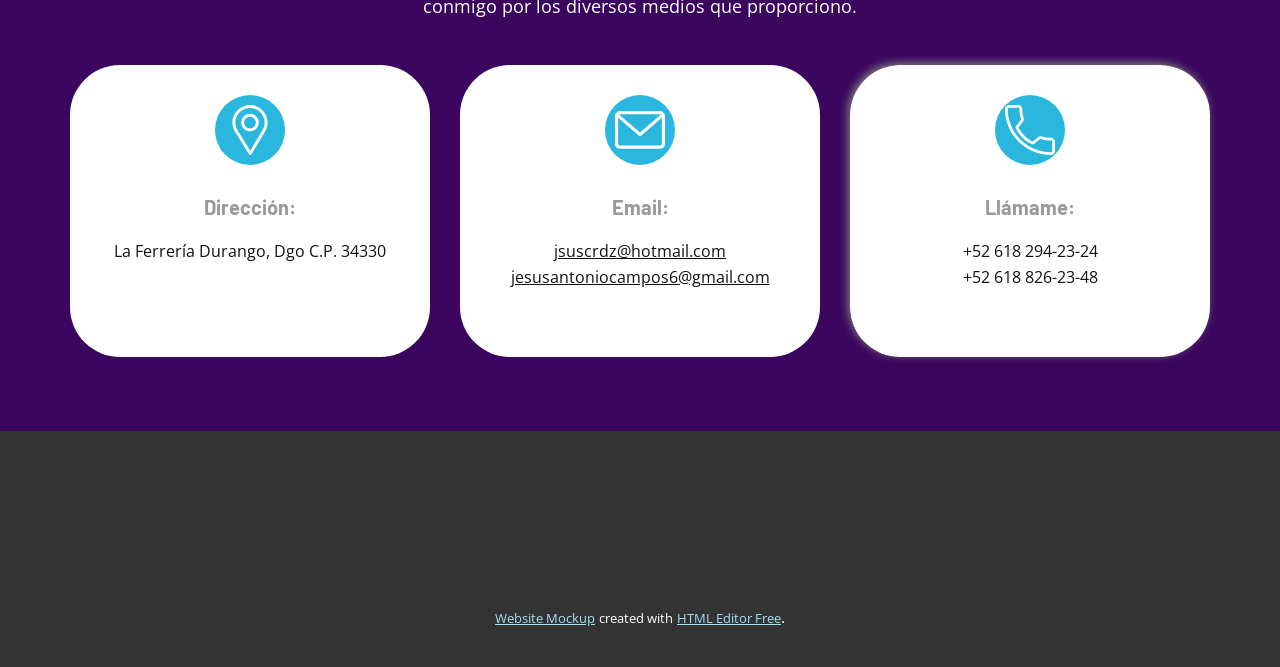
<file: develop/Page-2.html>
<!DOCTYPE html>
<html style="font-size: 16px;">
  <head>
    <meta name="viewport" content="width=device-width, initial-scale=1.0">
    <meta charset="utf-8">
    <meta name="keywords" content="Advertising agency">
    <meta name="description" content="">
    <meta name="page_type" content="np-template-header-footer-from-plugin">
    <title>Page 2</title>
    <link rel="stylesheet" href="nicepage.css" media="screen">
<link rel="stylesheet" href="Page-2.css" media="screen">
    <script class="u-script" type="text/javascript" src="jquery-1.9.1.min.js" defer=""></script>
    <script class="u-script" type="text/javascript" src="nicepage.js" defer=""></script>
    <meta name="generator" content="Nicepage 3.20.5, nicepage.com">
    <link id="u-theme-google-font" rel="stylesheet" href="https://fonts.googleapis.com/css?family=Open+Sans:300,300i,400,400i,600,600i,700,700i,800,800i|Barlow:100,100i,200,200i,300,300i,400,400i,500,500i,600,600i,700,700i,800,800i,900,900i">
    <link id="u-page-google-font" rel="stylesheet" href="https://fonts.googleapis.com/css?family=Raleway:100,100i,200,200i,300,300i,400,400i,500,500i,600,600i,700,700i,800,800i,900,900i|Roboto:100,100i,300,300i,400,400i,500,500i,700,700i,900,900i|Montserrat:100,100i,200,200i,300,300i,400,400i,500,500i,600,600i,700,700i,800,800i,900,900i|Barlow:100,100i,200,200i,300,300i,400,400i,500,500i,600,600i,700,700i,800,800i,900,900i">
    
    
    
    
    
    
    
    
    <script type="application/ld+json">{
		"@context": "http://schema.org",
		"@type": "Organization",
		"name": "",
		"logo": "images/0929fef8d4bb429496b576976403ac521.png",
		"sameAs": [
				"https://www.facebook.com/jesusantonio.campos.1",
				"https://www.youtube.com/channel/UC40ndi_bMK3e060k81CTmIA",
				"https://www.instagram.com/jesus2311hh/"
		]
}</script>
    <meta name="theme-color" content="#29b7dd">
    <meta property="og:title" content="Page 2">
    <meta property="og:type" content="website">
  </head>
  <body class="u-body"><header class="u-clearfix u-header u-palette-2-base u-header" id="sec-2485"><div class="u-clearfix u-sheet u-sheet-1">
        <a href="https://nicepage.com" class="u-image u-logo u-image-1" data-image-width="200" data-image-height="200" data-animation-name="jackInTheBox" data-animation-duration="2000" data-animation-delay="0" data-animation-direction="">
          <img src="images/0929fef8d4bb429496b576976403ac521.png" class="u-logo-image u-logo-image-1" data-image-width="93.2309">
        </a>
      </div></header>
    <section class="u-align-left u-clearfix u-image u-section-1" id="carousel_3e8e" data-image-width="1980" data-image-height="1350">
      <div class="u-clearfix u-sheet u-valign-middle u-sheet-1">
        <div class="u-clearfix u-expanded-width u-layout-wrap u-layout-wrap-1">
          <div class="u-gutter-0 u-layout">
            <div class="u-layout-row">
              <div class="u-align-left u-container-style u-layout-cell u-left-cell u-shape-rectangle u-size-27 u-layout-cell-1">
                <div class="u-container-layout u-container-layout-1">
                  <h1 class="u-custom-font u-text u-text-1" data-animation-name="jackInTheBox" data-animation-duration="2000" data-animation-delay="0" data-animation-direction="">
                    <span class="u-text-body-alt-color">Jesús Campos.</span>
                    <span class="u-text-custom-color-1">Escribo cosas para la web</span>
                    <br>
                  </h1>
                  <p class="u-text u-text-body-alt-color u-text-2" data-animation-name="jackInTheBox" data-animation-duration="2000" data-animation-delay="0" data-animation-direction="">Soy desarrollador de software, especializado en el diseño y la programación de sitios, aplicaciones web, y móviles.&nbsp; <br>
                  </p>
                  <a href="#" class="u-active-palette-4-base u-border-0 u-btn u-btn-round u-button-style u-custom-font u-font-raleway u-hover-palette-4-base u-palette-1-base u-radius-50 u-text-body-alt-color u-btn-1" data-animation-name="jackInTheBox" data-animation-duration="2000" data-animation-delay="0" data-animation-direction="">LEER MÁS</a>
                </div>
              </div>
              <div class="u-align-left u-container-style u-image u-layout-cell u-right-cell u-size-33 u-image-1" data-image-width="1372" data-image-height="1235" data-animation-name="bounceIn" data-animation-duration="2000" data-animation-delay="0" data-animation-direction="">
                <div class="u-container-layout u-valign-bottom u-container-layout-2"></div>
              </div>
            </div>
          </div>
        </div>
      </div>
    </section>
    <section class="u-align-center u-clearfix u-white u-section-2" id="carousel_7a94">
      <div class="u-clearfix u-sheet u-valign-middle-md u-valign-middle-sm u-valign-middle-xs u-sheet-1">
        <h1 class="u-align-center u-custom-font u-font-courier-new u-text u-text-1" data-animation-name="bounceIn" data-animation-duration="1000" data-animation-delay="0" data-animation-direction="">Algunas habilidades...<br>
        </h1>
        <img alt="" class="u-expanded-width-md u-expanded-width-sm u-expanded-width-xs u-image u-image-default u-image-1" src="images/g0f14c5b7321b5e91d5013a3ec11fe3669236cb0b4a5852c6649eac218798e338aa2a563aab011ebc81d22d816875c33325e4094981896b0f30b8f7c855932a2b_1280.jpg" data-image-width="150" data-image-height="99">
        <div class="u-expanded-width-md u-expanded-width-sm u-expanded-width-xs u-list u-list-1">
          <div class="u-repeater u-repeater-1">
            <div class="u-align-center u-container-style u-custom-background u-list-item u-palette-1-base u-repeater-item u-list-item-1" data-animation-name="bounceIn" data-animation-duration="1000" data-animation-delay="0" data-animation-direction="">
              <div class="u-container-layout u-similar-container u-valign-middle u-container-layout-1"><span class="u-icon u-icon-1"><svg class="u-svg-link" preserveAspectRatio="xMidYMin slice" viewBox="0 0 512 512" style=""><use xlink:href="#svg-a352"></use></svg><svg xmlns="http://www.w3.org/2000/svg" xmlns:xlink="http://www.w3.org/1999/xlink" version="1.1" xml:space="preserve" class="u-svg-content" viewBox="0 0 512 512" id="svg-a352"><g><path d="m497 26h-482c-8.284 0-15 6.716-15 15v340c0 8.284 6.716 15 15 15h181v60h-15c-8.284 0-15 6.716-15 15s6.716 15 15 15h150c8.284 0 15-6.716 15-15s-6.716-15-15-15h-15v-60h181c8.284 0 15-6.716 15-15v-340c0-8.284-6.716-15-15-15zm-15 30v240h-452v-240zm-196 400h-60v-60h60zm-256-90v-40h452v40z"></path><path d="m223.381 258.012c1.818.724 3.694 1.066 5.539 1.066 5.964 0 11.604-3.581 13.942-9.46l54.15-136.147c3.062-7.697-.697-16.42-8.395-19.481-7.698-3.063-16.42.697-19.481 8.395l-54.15 136.148c-3.061 7.696.698 16.417 8.395 19.479z"></path><path d="m335.557 250.526c2.367 1.372 4.953 2.023 7.504 2.023 5.177 0 10.213-2.683 12.994-7.484l36.363-62.777c2.741-4.732 2.69-10.58-.133-15.263l-36.363-60.315c-4.277-7.095-13.495-9.378-20.591-5.102-7.095 4.277-9.379 13.496-5.102 20.591l31.786 52.724-31.919 55.106c-4.153 7.167-1.708 16.345 5.461 20.497z"></path><path d="m155.945 245.065c2.782 4.802 7.817 7.484 12.994 7.484 2.551 0 5.138-.651 7.504-2.023 7.168-4.152 9.613-13.33 5.461-20.498l-31.919-55.106 31.786-52.724c4.277-7.095 1.993-16.313-5.102-20.591-7.096-4.278-16.314-1.993-20.591 5.102l-36.363 60.315c-2.823 4.683-2.874 10.531-.133 15.263z"></path>
</g></svg>
            
            
          </span>
                <h4 class="u-align-center u-text u-text-2">Desarrollo web<br>
                </h4>
              </div>
            </div>
            <div class="u-align-center u-container-style u-custom-background u-list-item u-palette-3-light-1 u-repeater-item u-list-item-2" data-animation-name="bounceIn" data-animation-duration="1000" data-animation-delay="0" data-animation-direction="">
              <div class="u-container-layout u-similar-container u-valign-middle u-container-layout-2"><span class="u-icon u-icon-2">
            <svg class="u-svg-link" preserveAspectRatio="xMidYMin slice" viewBox="0 0 128 128" style=""><use xlink:href="#svg-20e4"></use></svg>
            <svg xmlns="http://www.w3.org/2000/svg" xmlns:xlink="http://www.w3.org/1999/xlink" version="1.1" xml:space="preserve" class="u-svg-content" viewBox="0 0 128 128" id="svg-20e4"><path d="m78.9 15.9c2.1 0 3.7 1.7 3.7 3.7v3.7h-37.2v-3.7c0-2 1.7-3.7 3.7-3.7h29.8m39.7 14.8-11.6 34.5c-0.5 1.5-1.9 2.5-3.5 2.5h-20.9v-3.7c0-2-1.7-3.7-3.7-3.7h-29.8c-2.1 0-3.7 1.7-3.7 3.7v3.7h-20.9c-1.6 0-3-1-3.5-2.5l-11.6-34.5h109.2m1.5 19.1v58.6c0 2-1.7 3.7-3.7 3.7h-104.7c-2.1 0-3.7-1.7-3.7-3.7v-58.6l5.9 17.7c1.5 4.5 5.8 7.6 10.6 7.6h20.9v3.7c0 2 1.7 3.7 3.7 3.7h29.8c2.1 0 3.7-1.7 3.7-3.7v-3.7h20.9c4.8 0 9.1-3 10.6-7.6l6-17.7m-44.9 17.9v7.4h-22.4v-7.4h22.4m15.3-44.9v-3.2c0-6.4-5.2-11.6-11.6-11.6h-29.8c-6.4 0-11.7 5.2-11.7 11.6v3.2h-29.5c-4.4 0-7.9 3.5-7.9 7.9v77.7c0 6.4 5.2 11.6 11.7 11.6h104.7c6.4 0 11.7-5.2 11.7-11.6v-77.7c0-4.4-3.6-7.9-7.9-7.9h-29.7z"></path></svg>
          </span>
                <h4 class="u-align-center u-text u-text-3">Top Skills</h4>
              </div>
            </div>
            <div class="u-align-center u-container-style u-custom-background u-list-item u-palette-3-base u-repeater-item u-shape-rectangle u-list-item-3" data-animation-name="bounceIn" data-animation-duration="1000" data-animation-delay="0" data-animation-direction="">
              <div class="u-container-layout u-similar-container u-valign-middle u-container-layout-3"><span class="u-icon u-icon-3">
            <svg class="u-svg-link" preserveAspectRatio="xMidYMin slice" viewBox="0 0 128 128" style=""><use xlink:href="#svg-f12d"></use></svg>
            <svg xmlns="http://www.w3.org/2000/svg" xmlns:xlink="http://www.w3.org/1999/xlink" version="1.1" xml:space="preserve" class="u-svg-content" viewBox="0 0 128 128" id="svg-f12d"><path d="m117.4 76c1.5 0 2.7 1.2 2.7 2.7v38.7c0 1.5-1.2 2.7-2.7 2.7h-38.7c-1.5 0-2.7-1.2-2.7-2.7v-38.7c0-1.5 1.2-2.7 2.7-2.7h38.7m0-7.9h-38.7c-5.8 0-10.6 4.8-10.6 10.6v38.7c0 5.8 4.8 10.6 10.6 10.6h38.7c5.8 0 10.6-4.8 10.6-10.6v-38.7c0-5.8-4.8-10.6-10.6-10.6z"></path><path d="m49.3 7.9c1.5 0 2.7 1.2 2.7 2.7v38.7c0 1.5-1.2 2.7-2.7 2.7h-38.7c-1.5 0-2.7-1.2-2.7-2.7v-38.7c0-1.5 1.2-2.7 2.7-2.7h38.7m0-7.9h-38.7c-5.8 0-10.6 4.8-10.6 10.6v38.7c0 5.8 4.8 10.6 10.6 10.6h38.7c5.8 0 10.6-4.8 10.6-10.6v-38.7c0-5.8-4.8-10.6-10.6-10.6z"></path><path d="m90 7.9c0.7 0 1.4 0.3 1.9 0.8l27.4 27.4c1 1 1 2.7 0 3.8l-27.4 27.3c-0.5 0.5-1.2 0.8-1.9 0.8s-1.4-0.3-1.9-0.8l-27.3-27.3c-1-1-1-2.7 0-3.8l27.3-27.4c0.6-0.5 1.3-0.8 1.9-0.8m0-7.9c-2.8 0-5.5 1.1-7.5 3.1l-27.3 27.4c-2 2-3.1 4.7-3.1 7.5s1.1 5.5 3.1 7.5l27.4 27.4c2 2 4.7 3.1 7.5 3.1s5.5-1.1 7.5-3.1l27.4-27.4c2-2 3.1-4.7 3.1-7.5s-1.1-5.5-3.1-7.5l-27.5-27.4c-2-2-4.6-3.1-7.5-3.1z"></path><path d="m49.3 76c1.5 0 2.7 1.2 2.7 2.7v38.7c0 1.5-1.2 2.7-2.7 2.7h-38.7c-1.5 0-2.7-1.2-2.7-2.7v-38.7c0-1.5 1.2-2.7 2.7-2.7h38.7m0-7.9h-38.7c-5.8 0-10.6 4.8-10.6 10.6v38.7c0 5.8 4.8 10.6 10.6 10.6h38.7c5.8 0 10.6-4.8 10.6-10.6v-38.7c0-5.8-4.8-10.6-10.6-10.6z"></path></svg>
          </span>
                <h4 class="u-align-center u-text u-text-4">Diseño gráfico<br>
                </h4>
              </div>
            </div>
            <div class="u-align-center u-container-style u-list-item u-palette-2-light-1 u-repeater-item u-shape-rectangle u-list-item-4" data-animation-name="bounceIn" data-animation-duration="1000" data-animation-delay="0" data-animation-direction="">
              <div class="u-container-layout u-similar-container u-valign-middle u-container-layout-4"><span class="u-icon u-icon-4">
            <svg class="u-svg-link" preserveAspectRatio="xMidYMin slice" viewBox="0 0 128 128" style=""><use xlink:href="#svg-0096"></use></svg>
            <svg xmlns="http://www.w3.org/2000/svg" xmlns:xlink="http://www.w3.org/1999/xlink" version="1.1" xml:space="preserve" class="u-svg-content" viewBox="0 0 128 128" id="svg-0096"><path d="m26.4 108.7c-1.2 0-2.2-1-2.2-2.2s1-2.2 4.7-2.2h48.7v-7.4h-31.2v-9.9h31.2v-8.4h-58.7c-7.7 0-10.6-3-10.6-6.6v-57.1c0-3.7 3-6.6 6.6-6.6h81.2c3.7 0 6.6 3 6.6 6.6v27h8.3v-27c0-8.2-6.7-14.9-14.9-14.9h-81.2c-8.2 0-14.9 6.7-14.9 14.9v57.1c0 8.2 6.7 14.9 14.9 14.9h23.2v10.1h-13.8c-4.3 0-8.5 3.7-8.5 9.5v0.2c0 4.6 3.7 9.3 8.3 9.3h53.5v-7.3h-51.2z"></path><path d="m118 41.9h-30c-5.8 0-10.5 4.7-10.5 10.6 0 0 0.1 66.3 0.1 66.4 0 4.3 5.1 9 10.4 9h30c5.6 0 10.2-4.4 10.5-10.1v-65.3c0-5.9-4.7-10.6-10.5-10.6zm2.4 75.5c-0.1 1.3-1.1 2.3-2.4 2.3h-30c-1 0-1.9-0.7-2.2-1.6l-0.2-65.6c0-1.3 1.1-2.4 2.4-2.4h30c1.3 0 2.4 1.1 2.4 2.4v64.9z"></path></svg>
          </span>
                <h4 class="u-align-center u-text u-text-5">Aplicaciones de escritorio y móviles<br>
                </h4>
              </div>
            </div>
          </div>
        </div>
      </div>
    </section>
    <section class="u-clearfix u-palette-2-dark-1 u-section-3" id="sec-32f3">
      <div class="u-clearfix u-sheet u-sheet-1"></div>
    </section>
    <section class="u-align-right u-clearfix u-palette-2-base u-section-4" id="carousel_d534">
      <div class="u-clearfix u-sheet u-valign-middle-sm u-valign-middle-xs u-sheet-1">
        <h2 class="u-text u-text-1">Proyectos desarrollados<br>
        </h2>
        <div class="u-container-style u-group u-image u-image-tiles u-image-1" data-image-width="500" data-image-height="375">
          <div class="u-container-layout u-container-layout-1"></div>
        </div>
        <img src="images/fff.jpg" alt="" class="u-image u-image-default u-image-2" data-image-width="1202" data-image-height="800">
        <div class="u-list u-list-1">
          <div class="u-repeater u-repeater-1">
            <div class="u-container-style u-list-item u-repeater-item u-video-cover u-white u-list-item-1" data-animation-name="jackInTheBox" data-animation-duration="1500" data-animation-delay="0" data-animation-direction="" data-href="https://ejemploaadasda.000webhostapp.com/index.html" data-target="_blank">
              <div class="u-container-layout u-similar-container u-valign-top u-container-layout-2"><span class="u-align-center u-border-2 u-border-palette-1-base u-icon u-icon-circle u-spacing-10 u-text-palette-1-base u-icon-1"><svg class="u-svg-link" preserveAspectRatio="xMidYMin slice" viewBox="0 0 510.684 510.684" style=""><use xlink:href="#svg-fbd1"></use></svg><svg class="u-svg-content" viewBox="0 0 510.684 510.684" id="svg-fbd1"><g><g><g><path d="m414.747 296.162c1.524 9.299 2.312 18.829 2.312 28.548 0 97.181-78.783 175.974-175.974 175.974s-175.974-78.793-175.974-175.974c0-39.097 12.756-75.21 34.316-104.42l.011-.021 141.647-210.269 90.771 134.744" fill="#a3e0fb"></path>
</g><g><path d="m288.068 233.678c0-17.5 5.704-33.661 15.356-46.733l.005-.01 63.391-94.104 63.391 94.104.005.01c9.652 13.071 15.356 29.233 15.356 46.733 0 43.491-35.256 78.753-78.753 78.753s-78.751-35.261-78.751-78.753z" fill="#4696e6"></path>
</g>
</g><g><path d="m199.242 439.486c-49.257-15.316-82.352-60.297-82.352-111.931 0-25.238 7.901-49.283 22.85-69.536.341-.462.649-.967.906-1.481 2.47-4.939.464-10.938-4.476-13.408-4.471-2.239-9.819-.801-12.625 3.153-17.437 23.688-26.654 51.788-26.654 81.272 0 29.858 9.428 58.247 27.264 82.095 17.24 23.051 41.797 40.43 69.149 48.934.989.308 1.989.454 2.972.454 4.263 0 8.214-2.749 9.546-7.034 1.64-5.274-1.306-10.878-6.58-12.518z"></path><path d="m455.573 233.679c0-19.035-5.932-37.17-17.158-52.464l-63.301-93.971c-1.859-2.759-4.967-4.413-8.294-4.413s-6.435 1.654-8.294 4.413l-26.674 39.597-82.474-122.428c-1.858-2.759-4.967-4.413-8.293-4.413s-6.435 1.654-8.293 4.413l-141.576 210.163c-23.622 32.101-36.105 70.177-36.105 110.134 0 102.546 83.428 185.974 185.974 185.974s185.974-83.428 185.974-185.974c0-8.186-.547-16.387-1.61-24.46 18.458-16.276 30.124-40.085 30.124-66.571zm-88.753-122.949 55.005 81.654c.11.17.226.337.347.501 8.767 11.873 13.401 25.979 13.401 40.793 0 37.91-30.842 68.752-68.753 68.752-37.91 0-68.752-30.842-68.752-68.752 0-14.814 4.634-28.92 13.401-40.793.116-.157.227-.317.334-.482l28.323-42.045c.052-.077.106-.153.156-.232zm40.238 213.98c0 91.519-74.456 165.974-165.974 165.974-91.519 0-165.974-74.455-165.974-165.974 0-35.744 11.19-69.799 32.362-98.481.121-.163.238-.334.351-.509l133.262-197.822 78.711 116.842-24.571 36.476c-11.225 15.293-17.157 33.429-17.157 52.463 0 48.938 39.814 88.752 88.752 88.752 14.31 0 27.837-3.409 39.819-9.45.273 3.9.419 7.816.419 11.729z"></path><path d="m331.561 231.24c0-4.845.987-9.521 2.933-13.898 2.244-5.047-.029-10.957-5.075-13.2-5.047-2.241-10.956.028-13.2 5.075-3.091 6.952-4.658 14.361-4.658 22.023 0 18.149 9.016 35.019 24.117 45.123 1.708 1.143 3.64 1.689 5.552 1.689 3.226 0 6.392-1.558 8.32-4.439 3.071-4.591 1.84-10.802-2.75-13.873-9.542-6.385-15.239-17.039-15.239-28.5z"></path><path d="m236.343 453.34c-2.448-6.434-11.582-8.269-16.31-3.24-5.629 5.455-2.599 15.471 5.12 16.87 7.653 1.677 14.324-6.446 11.19-13.63z"></path><path d="m361.552 285.479c6.448 4.466 15.682-.472 15.55-8.31.145-7.839-9.107-12.787-15.55-8.32-5.84 3.66-5.863 12.982 0 16.63z"></path>
</g>
</g></svg></span>
                <h4 class="u-align-center u-text u-text-2">sistema control de pagos<br>
                </h4>
              </div>
            </div>
            <div class="u-align-center u-container-style u-list-item u-repeater-item u-video-cover u-white u-list-item-2" data-animation-name="jackInTheBox" data-animation-duration="1500" data-animation-delay="0" data-animation-direction="">
              <div class="u-container-layout u-similar-container u-valign-top u-container-layout-3"><span class="u-align-center u-border-2 u-border-palette-1-base u-icon u-icon-circle u-spacing-10 u-text-palette-1-base u-icon-2"><svg class="u-svg-link" preserveAspectRatio="xMidYMin slice" viewBox="0 0 365.763 365.763" style=""><use xlink:href="#svg-e1b6"></use></svg><svg class="u-svg-content" viewBox="0 0 365.763 365.763" x="0px" y="0px" id="svg-e1b6" style="enable-background:new 0 0 365.763 365.763;"><g><g><g><path d="M330.219,86.228L187.59,76.302v-25.6C187.603,22.713,164.925,0.013,136.937,0c-0.531,0-1.061,0.008-1.592,0.024H58.023     c-28.735,0-53.29,21.42-53.29,50.678v264.359c0,29.257,24.555,50.677,53.29,50.677h77.322     c27.975,0.866,51.355-21.111,52.221-49.086c0.016-0.53,0.024-1.061,0.024-1.592V157.804l142.629-9.927     c17.024-0.007,30.819-13.813,30.812-30.837C361.023,100.026,347.233,86.235,330.219,86.228z M166.692,315.061     c0.023,16.447-13.292,29.798-29.738,29.821c-0.536,0.001-1.073-0.013-1.609-0.041H58.023c-17.241,0-32.392-12.016-32.392-29.78     V50.702c0-17.763,15.151-29.78,32.392-29.78h77.322c16.424-0.866,30.44,11.747,31.306,28.171     c0.028,0.536,0.042,1.072,0.041,1.609v24.033l-41.274-2.612c-8.641-5.346-18.575-8.236-28.735-8.359     c-29.431,0.012-53.28,23.88-53.268,53.311c0.012,29.414,23.854,53.257,53.268,53.268c10.16-0.123,20.094-3.013,28.735-8.359     l41.274-3.135V315.061z M89.994,147.979c0.31,0.319,0.624,0.634,0.943,0.943c-15.31-2.969-26.435-16.275-26.645-31.869     c0.004-15.669,11.224-29.089,26.645-31.869C73.336,102.263,72.914,130.378,89.994,147.979z M328.651,126.979l-204.8,14.106     c-6.635,0.477-13.14-2.01-17.763-6.792c-4.914-4.394-7.757-10.649-7.837-17.241c0.179-6.72,2.993-13.101,7.837-17.763     c4.455-3.993,10.214-6.222,16.196-6.269h1.567l204.8,14.106c5.482,0.003,9.924,4.45,9.92,9.933     C338.568,122.536,334.129,126.976,328.651,126.979z"></path><path d="M97.21,211.09c-0.176,0-0.351,0.001-0.527,0.004c-18.755-0.002-33.961,15.2-33.963,33.955     c0,0.175,0.001,0.351,0.004,0.526c0.167,7.241,2.337,14.294,6.269,20.376l5.747,43.363c0.539,5.359,5.063,9.431,10.449,9.404     h23.51c5.285,0.007,9.648-4.127,9.927-9.404l5.747-43.363c4.095-6.394,6.271-13.828,6.269-21.42     C130.645,226.064,115.677,211.092,97.21,211.09z M106.61,254.979c-1.588,1.501-2.526,3.563-2.612,5.747l-4.702,37.094h-5.224     l-4.702-37.094c-0.086-2.183-1.024-4.246-2.612-5.747c-1.891-2.786-2.976-6.041-3.135-9.404     c-0.005-7.303,5.764-13.303,13.061-13.584c6.919-0.289,12.762,5.086,13.05,12.005c0.007,0.178,0.011,0.356,0.011,0.533     C109.755,248.247,108.665,251.883,106.61,254.979z"></path>
</g>
</g>
</g></svg></span>
                <h4 class="u-align-center u-text u-text-3">chapa de acceso mecánica<br>
                </h4>
              </div>
            </div>
            <div class="u-align-center u-container-style u-list-item u-repeater-item u-video-cover u-white u-list-item-3" data-animation-name="jackInTheBox" data-animation-duration="1500" data-animation-delay="0" data-animation-direction="">
              <div class="u-container-layout u-similar-container u-valign-top u-container-layout-4"><span class="u-align-center u-border-2 u-border-palette-1-base u-icon u-icon-circle u-spacing-10 u-text-palette-1-base u-icon-3"><svg class="u-svg-link" preserveAspectRatio="xMidYMin slice" viewBox="0 0 375.148 375.148" style=""><use xlink:href="#svg-3685"></use></svg><svg class="u-svg-content" viewBox="0 0 375.148 375.148" x="0px" y="0px" id="svg-3685" style="enable-background:new 0 0 375.148 375.148;"><g><g><g><path d="M222.076,218.936h-68.963c-5.771,0-10.449,4.678-10.449,10.449v135.314c0,5.771,4.678,10.449,10.449,10.449h68.963     c5.771,0,10.449-4.678,10.449-10.449V229.385C232.525,223.614,227.847,218.936,222.076,218.936z M211.627,354.25h-48.065V239.834     h48.065V354.25z"></path><path d="M358.958,136.911h-69.486c-5.771,0-10.449,4.678-10.449,10.449v217.339c0,5.771,4.678,10.449,10.449,10.449h69.486     c5.771,0,10.449-4.678,10.449-10.449V147.36C369.407,141.59,364.729,136.911,358.958,136.911z M348.509,354.25h-48.588V157.809     h48.588V354.25z"></path><path d="M85.717,269.613H16.231c-5.771,0-10.449,4.678-10.449,10.449v84.637c0,5.771,4.678,10.449,10.449,10.449h69.486     c5.771,0,10.449-4.678,10.449-10.449v-84.637C96.166,274.292,91.488,269.613,85.717,269.613z M75.268,354.25H26.68v-63.739     h48.588V354.25z"></path><path d="M370.452,10.479c-1.589-2.19-4.089-3.536-6.792-3.657L268.574,0.03c-5.771-0.433-10.8,3.895-11.233,9.665     c-0.433,5.771,3.894,10.8,9.665,11.233l67.297,4.57l-123.721,96.786l-94.563-74.188c-4.038-3.198-9.803-2.976-13.584,0.522     L5.26,141.613c-4.131,3.919-4.363,10.425-0.522,14.629c1.864,2.419,4.786,3.783,7.837,3.657c2.756-0.039,5.385-1.166,7.314-3.135     l90.384-86.727l93.518,73.665c3.817,3.056,9.244,3.056,13.061,0L350.601,39.624l-5.227,64.896     c-0.026,5.674,4.279,10.431,9.927,10.971h0.522c5.386,0.027,9.91-4.045,10.449-9.404l6.792-88.294     C373.447,15.074,372.471,12.34,370.452,10.479z"></path>
</g>
</g>
</g></svg></span>
                <h4 class="u-align-center u-text u-text-4">sitio marketing digital<br>
                </h4>
              </div>
            </div>
            <div class="u-align-center u-container-style u-list-item u-repeater-item u-video-cover u-white u-list-item-4" data-animation-name="jackInTheBox" data-animation-duration="1500" data-animation-delay="0" data-animation-direction="">
              <div class="u-container-layout u-similar-container u-valign-top u-container-layout-5"><span class="u-align-center u-border-2 u-border-palette-1-base u-icon u-icon-circle u-spacing-10 u-text-palette-1-base u-icon-4"><svg class="u-svg-link" preserveAspectRatio="xMidYMin slice" viewBox="0 0 512.001 512.001" style=""><use xlink:href="#svg-28ad"></use></svg><svg class="u-svg-content" viewBox="0 0 512.001 512.001" x="0px" y="0px" id="svg-28ad" style="enable-background:new 0 0 512.001 512.001;"><g><g><path d="M450.784,157.406l-42.268-26.739V54.924c0-12.719-10.406-23.126-23.126-23.126h-54.924V8.672    c0-4.793-3.885-8.672-8.672-8.672s-8.672,3.879-8.672,8.672v23.126h-161.88V8.672c0-4.793-3.885-8.672-8.672-8.672    s-8.672,3.879-8.672,8.672v23.126H78.972c-12.719,0-23.126,10.406-23.126,23.126v370.013c0,12.719,10.406,23.126,23.126,23.126    H200.62l-5.735,56.953c-0.451,4.435,1.341,6.984,4.336,6.984c1.278,0,2.77-0.469,4.406-1.451l50.541-30.498    c5.441-3.284,12.679-10.372,16.078-15.743l10.273-16.24h104.87c12.719,0,23.126-10.406,23.126-23.126V245.81l45.853-72.453    C457.775,167.986,456.161,160.805,450.784,157.406z M73.197,54.924c0-3.134,2.648-5.782,5.781-5.782h54.924v17.345    c0,4.787,3.885,8.672,8.672,8.672s8.672-3.885,8.672-8.672V49.142h161.881v17.345c0,4.787,3.885,8.672,8.672,8.672    s8.672-3.885,8.672-8.672V49.142h54.924c3.133,0,5.781,2.648,5.781,5.781v37.58H73.197V54.924z M205.235,430.718H78.979    c-3.133,0.001-5.781-2.647-5.781-5.781V109.848h317.98V135.8l-11.661,18.425l-8.862-5.608c-3.331-2.11-7.106-3.133-10.789-3.128    c-6.678-0.006-13.28,3.313-17.136,9.412l-52.75,83.363c-2.561,4.047-1.353,9.407,2.689,11.968    c4.053,2.561,9.407,1.353,11.968-2.689l52.756-83.374c0.52-0.845,1.456-1.323,2.474-1.336c0.543,0,1.03,0.133,1.521,0.439    l8.857,5.608L208.154,425.006C207.142,426.596,206.153,428.579,205.235,430.718z M245.213,465.2l-30.746,18.553l3.597-35.712    c0.225-2.238,1.197-5.66,2.364-8.707l31.601,19.993C249.769,461.69,247.138,464.037,245.213,465.2z M391.178,424.937    c0,3.133-2.648,5.781-5.781,5.781h-93.891l99.672-157.499V424.937z M261.905,445.051l-32.781-20.744l136.118-215.099    l32.786,20.744L261.905,445.051z M407.308,215.296l-32.786-20.744l29.312-46.327l32.793,20.744L407.308,215.296z"></path>
</g>
</g><g><g><path d="M176.952,173.501c-3.717-3.024-9.175-2.457-12.199,1.255l-14.807,18.195l-7.597-6.331    c-3.683-3.07-9.152-2.573-12.216,1.104c-3.065,3.677-2.573,9.146,1.104,12.211l14.343,11.967c1.781,1.486,4.082,2.197,6.383,1.972    c2.307-0.225,4.44-1.364,5.898-3.162l20.351-25.01C181.224,181.984,180.669,176.525,176.952,173.501z"></path>
</g>
</g><g><g><path d="M183.045,141.646h-57.814c-12.719,0-23.126,10.406-23.126,23.126v57.814c0,12.719,10.406,23.126,23.126,23.126h57.814    c12.719,0,23.126-10.406,23.126-23.126v-57.814C206.171,152.053,195.765,141.646,183.045,141.646z M188.826,222.586    c0,3.133-2.648,5.781-5.781,5.781h-57.814c-3.133,0-5.781-2.648-5.781-5.781v-57.814c0-3.133,2.648-5.781,5.781-5.781h57.814    c3.133,0,5.781,2.648,5.781,5.781V222.586z"></path>
</g>
</g><g><g><path d="M183.045,280.401h-57.814c-12.719,0-23.126,10.406-23.126,23.126v57.814c0,12.719,10.406,23.126,23.126,23.126h57.814    c12.72,0,23.126-10.406,23.126-23.126v-57.814C206.171,290.808,195.765,280.401,183.045,280.401z M188.826,361.341    c0,3.133-2.648,5.781-5.781,5.781h-57.814c-3.133,0-5.781-2.648-5.781-5.781v-57.814c0-3.133,2.648-5.781,5.781-5.781h57.814    c3.133,0,5.781,2.648,5.781,5.781V361.341z"></path>
</g>
</g></svg></span>
                <h4 class="u-align-center u-text u-text-5">administración de pagos<br>
                </h4>
              </div>
            </div>
          </div>
        </div>
      </div>
    </section>
    <section class="u-align-center-xs u-clearfix u-section-5" src="" id="carousel_e520">
      <div class="u-clearfix u-sheet u-valign-middle-md u-valign-middle-sm u-valign-middle-xl u-valign-middle-xs u-sheet-1">
        <img class="u-expanded-width-md u-expanded-width-sm u-expanded-width-xs u-image u-image-contain u-image-1" src="images/ffff.jpg" data-image-width="1200" data-image-height="800">
        <div class="u-align-center-md u-align-center-sm u-align-center-xs u-border-no-bottom u-border-no-left u-border-no-right u-border-no-top u-container-style u-expanded-width-md u-expanded-width-sm u-expanded-width-xs u-group u-shape-rectangle u-group-1">
          <div class="u-container-layout u-container-layout-1">
            <h1 class="u-align-right u-text u-text-palette-1-base u-text-1" data-animation-name="zoomIn" data-animation-duration="1000" data-animation-delay="0" data-animation-direction="Down">Soluciones de TI<br>
            </h1>
            <p class="u-align-center u-custom-font u-font-montserrat u-large-text u-text u-text-variant u-text-2" data-animation-name="zoomIn" data-animation-duration="1000" data-animation-delay="0" data-animation-direction="Down">Uno de mis objetivos primordiales es ofrecer las mejores alternativas en cuanto a desarrollo de aplicaciones inteligentes para usted.<br>
            </p>
          </div>
        </div>
      </div>
    </section>
    <section class="u-clearfix u-palette-2-base u-section-6" id="carousel_5a01">
      <div class="u-clearfix u-sheet u-valign-middle-sm u-valign-middle-xs u-sheet-1">
        <div class="u-align-left u-palette-3-base u-shape u-shape-1"></div>
        <div class="u-container-style u-group u-image u-image-tiles u-image-1" data-image-width="500" data-image-height="375">
          <div class="u-container-layout u-container-layout-1"></div>
        </div>
        <img src="images/fdff.jpg" class="u-align-left u-image u-image-2" data-image-width="1200" data-image-height="912">
        <div class="u-container-style u-group u-radius-50 u-shape-round u-white u-group-2" data-animation-name="jackInTheBox" data-animation-duration="1000" data-animation-delay="0" data-animation-direction="">
          <div class="u-container-layout u-valign-middle u-container-layout-2">
            <h1 class="u-text u-text-palette-2-base u-text-1">Gracias por visitarnos!<br>
            </h1>
            <p class="u-text u-text-2">Es un placer mostrarle las opciones que ofrezco para elaborar algún proyecto, de antemano se agradece su visita, esperamos vernos pronto!.<br>
            </p>
            <a href="/Page-2.html#carousel_7a8d" data-page-id="515402" class="u-active-palette-4-base u-btn u-btn-round u-button-style u-custom-font u-font-raleway u-hover-palette-4-base u-palette-1-base u-radius-50 u-text-body-alt-color u-btn-1">Contáctame</a>
          </div>
        </div>
      </div>
    </section>
    <section class="u-align-center u-clearfix u-palette-2-base u-section-7" id="carousel_7a8d">
      <div class="u-clearfix u-sheet u-valign-middle u-sheet-1">
        <h1 class="u-text u-text-1">Póngase en contacto!<br>
        </h1>
        <p class="u-text u-text-2">En caso de requerir algún servicio en especial se puede poner en contacto conmigo por los diversos medios que proporciono.<br>
        </p>
        <div class="u-clearfix u-gutter-30 u-layout-wrap u-layout-wrap-1">
          <div class="u-gutter-0 u-layout">
            <div class="u-layout-col">
              <div class="u-size-60">
                <div class="u-layout-row">
                  <div class="u-container-style u-layout-cell u-left-cell u-radius-50 u-shape-round u-size-20 u-white u-layout-cell-1" data-animation-name="jackInTheBox" data-animation-duration="1000" data-animation-delay="0" data-animation-direction="">
                    <div class="u-container-layout u-valign-top u-container-layout-1"><span class="u-icon u-icon-circle u-palette-1-base u-spacing-10 u-icon-1"><svg class="u-svg-link" preserveAspectRatio="xMidYMin slice" viewBox="0 0 512 512" style=""><use xlink:href="#svg-a501"></use></svg><svg xmlns="http://www.w3.org/2000/svg" xmlns:xlink="http://www.w3.org/1999/xlink" version="1.1" id="svg-a501" x="0px" y="0px" viewBox="0 0 512 512" style="enable-background:new 0 0 512 512;" xml:space="preserve" class="u-svg-content"><g><g><path d="M256,0C156.748,0,76,80.748,76,180c0,33.534,9.289,66.26,26.869,94.652l142.885,230.257    c2.737,4.411,7.559,7.091,12.745,7.091c0.04,0,0.079,0,0.119,0c5.231-0.041,10.063-2.804,12.75-7.292L410.611,272.22    C427.221,244.428,436,212.539,436,180C436,80.748,355.252,0,256,0z M384.866,256.818L258.272,468.186l-129.905-209.34    C113.734,235.214,105.8,207.95,105.8,180c0-82.71,67.49-150.2,150.2-150.2S406.1,97.29,406.1,180    C406.1,207.121,398.689,233.688,384.866,256.818z"></path>
</g>
</g><g><g><path d="M256,90c-49.626,0-90,40.374-90,90c0,49.309,39.717,90,90,90c50.903,0,90-41.233,90-90C346,130.374,305.626,90,256,90z     M256,240.2c-33.257,0-60.2-27.033-60.2-60.2c0-33.084,27.116-60.2,60.2-60.2s60.1,27.116,60.1,60.2    C316.1,212.683,289.784,240.2,256,240.2z"></path>
</g>
</g><g></g><g></g><g></g><g></g><g></g><g></g><g></g><g></g><g></g><g></g><g></g><g></g><g></g><g></g><g></g></svg></span>
                      <h5 class="u-align-center u-text u-text-grey-40 u-text-3">Dirección:</h5>
                      <p class="u-align-center u-text u-text-4">La Ferrería Durango, Dgo C.P. 34330<br>
                      </p>
                    </div>
                  </div>
                  <div class="u-container-style u-layout-cell u-radius-50 u-shape-round u-size-20 u-white u-layout-cell-2" data-animation-name="jackInTheBox" data-animation-duration="1000" data-animation-delay="0" data-animation-direction="">
                    <div class="u-container-layout u-valign-top u-container-layout-2"><span class="u-icon u-icon-circle u-palette-1-base u-spacing-10 u-icon-2"><svg class="u-svg-link" preserveAspectRatio="xMidYMin slice" viewBox="0 0 479.058 479.058" style=""><use xlink:href="#svg-1497"></use></svg><svg xmlns="http://www.w3.org/2000/svg" id="svg-1497" enable-background="new 0 0 479.058 479.058" viewBox="0 0 479.058 479.058" class="u-svg-content"><path d="m434.146 59.882h-389.234c-24.766 0-44.912 20.146-44.912 44.912v269.47c0 24.766 20.146 44.912 44.912 44.912h389.234c24.766 0 44.912-20.146 44.912-44.912v-269.47c0-24.766-20.146-44.912-44.912-44.912zm0 29.941c2.034 0 3.969.422 5.738 1.159l-200.355 173.649-200.356-173.649c1.769-.736 3.704-1.159 5.738-1.159zm0 299.411h-389.234c-8.26 0-14.971-6.71-14.971-14.971v-251.648l199.778 173.141c2.822 2.441 6.316 3.655 9.81 3.655s6.988-1.213 9.81-3.655l199.778-173.141v251.649c-.001 8.26-6.711 14.97-14.971 14.97z"></path></svg></span>
                      <h5 class="u-align-center u-text u-text-grey-40 u-text-5">Email:</h5>
                      <a href="#" class="u-border-active-none u-border-hover-none u-btn u-btn-rectangle u-button-style u-none u-text-body-color u-text-hover-palette-2-base u-btn-1">jsuscrdz@hotmail.com</a>
                      <a href="#" class="u-border-active-none u-border-hover-none u-btn u-btn-rectangle u-button-style u-none u-text-body-color u-text-hover-palette-2-base u-btn-2">jesusantoniocampos6@gmail.com</a>
                    </div>
                  </div>
                  <div class="u-container-style u-layout-cell u-radius-50 u-right-cell u-shape-round u-size-20 u-white u-layout-cell-3" data-animation-name="jackInTheBox" data-animation-duration="1000" data-animation-delay="0" data-animation-direction="">
                    <div class="u-container-layout u-valign-top u-container-layout-3"><span class="u-icon u-icon-circle u-palette-1-base u-spacing-10 u-icon-3"><svg class="u-svg-link" preserveAspectRatio="xMidYMin slice" viewBox="0 0 384 384" style=""><use xlink:href="#svg-1a9d"></use></svg><svg xmlns="http://www.w3.org/2000/svg" xmlns:xlink="http://www.w3.org/1999/xlink" version="1.1" id="svg-1a9d" x="0px" y="0px" viewBox="0 0 384 384" style="enable-background:new 0 0 384 384;" xml:space="preserve" class="u-svg-content"><g><g><path d="M353.188,252.052c-23.51,0-46.594-3.677-68.469-10.906c-10.906-3.719-23.323-0.833-30.438,6.417l-43.177,32.594    c-50.073-26.729-80.917-57.563-107.281-107.26l31.635-42.052c8.219-8.208,11.167-20.198,7.635-31.448    c-7.26-21.99-10.948-45.063-10.948-68.583C132.146,13.823,118.323,0,101.333,0H30.812C13.823,0,0,13.823,0,30.812    C0,225.563,158.438,384,353.188,384c16.99,0,30.813-13.823,30.813-30.813v-70.323C384,265.875,370.177,252.052,353.188,252.052z     M362.667,353.188c0,5.229-4.25,9.479-9.479,9.479c-182.99,0-331.854-148.865-331.854-331.854c0-5.229,4.25-9.479,9.479-9.479    h70.521c5.229,0,9.479,4.25,9.479,9.479c0,25.802,4.052,51.125,11.979,75.115c1.104,3.542,0.208,7.208-3.375,10.938L82.75,165.427    c-2.458,3.26-2.844,7.625-1,11.26c29.927,58.823,66.292,95.188,125.531,125.542c3.604,1.885,8.021,1.49,11.292-0.979    l49.677-37.635c2.51-2.51,6.271-3.406,9.667-2.25c24.156,7.979,49.479,12.021,75.271,12.021c5.229,0,9.479,4.25,9.479,9.479    V353.188z"></path>
</g>
</g><g></g><g></g><g></g><g></g><g></g><g></g><g></g><g></g><g></g><g></g><g></g><g></g><g></g><g></g><g></g></svg></span>
                      <h5 class="u-align-center u-text u-text-grey-40 u-text-6">Llámame:</h5>
                      <p class="u-align-center u-text u-text-7">+52 618 294-23-24 <br>+52 618 826-23-48<br>
                      </p>
                    </div>
                  </div>
                </div>
              </div>
            </div>
          </div>
        </div>
      </div>
    </section>
    
    
    <footer class="u-clearfix u-footer u-grey-80" id="sec-2692"><div class="u-clearfix u-sheet u-sheet-1">
        <div class="u-align-left u-social-icons u-spacing-10 u-social-icons-1" data-animation-name="lightSpeedIn" data-animation-duration="1000" data-animation-delay="0" data-animation-direction="">
          <a class="u-social-url" title="facebook" target="_blank" href="https://www.facebook.com/jesusantonio.campos.1"><span class="u-icon u-social-facebook u-social-icon u-icon-1"><svg class="u-svg-link" preserveAspectRatio="xMidYMin slice" viewBox="0 0 112 112" style=""><use xlink:href="#svg-33f4"></use></svg><svg class="u-svg-content" viewBox="0 0 112 112" x="0" y="0" id="svg-33f4"><circle fill="currentColor" cx="56.1" cy="56.1" r="55"></circle><path fill="#FFFFFF" d="M73.5,31.6h-9.1c-1.4,0-3.6,0.8-3.6,3.9v8.5h12.6L72,58.3H60.8v40.8H43.9V58.3h-8V43.9h8v-9.2
            c0-6.7,3.1-17,17-17h12.5v13.9H73.5z"></path></svg></span>
          </a>
          <a class="u-social-url" title="youtube" target="_blank" href="https://www.youtube.com/channel/UC40ndi_bMK3e060k81CTmIA"><span class="u-icon u-social-icon u-social-twitter u-icon-2"><svg class="u-svg-link" preserveAspectRatio="xMidYMin slice" viewBox="0 0 473.931 473.931" style=""><use xlink:href="#svg-4ae5"></use></svg><svg class="u-svg-content" viewBox="0 0 473.931 473.931" x="0px" y="0px" id="svg-4ae5" style="enable-background:new 0 0 473.931 473.931;"><circle style="fill:#D42428;" cx="236.966" cy="236.966" r="236.966"></circle><path style="fill:#CC202D;" d="M404.518,69.38c92.541,92.549,92.549,242.593,0,335.142c-92.541,92.541-242.593,92.545-335.142,0  L404.518,69.38z"></path><path style="fill:#BA202E;" d="M469.168,284.426L351.886,167.148l-138.322,15.749l-83.669,129.532l156.342,156.338  C378.157,449.322,450.422,376.612,469.168,284.426z"></path><path style="fill:#FFFFFF;" d="M360.971,191.238c0-19.865-16.093-35.966-35.947-35.966H156.372c-19.85,0-35.94,16.105-35.94,35.966  v96.444c0,19.865,16.093,35.966,35.94,35.966h168.649c19.858,0,35.947-16.105,35.947-35.966v-96.444H360.971z M216.64,280.146  v-90.584l68.695,45.294L216.64,280.146z"></path></svg></span>
          </a>
          <a class="u-social-url" title="instagram" target="_blank" href="https://www.instagram.com/jesus2311hh/"><span class="u-icon u-social-icon u-social-instagram u-icon-3"><svg class="u-svg-link" preserveAspectRatio="xMidYMin slice" viewBox="0 0 112 112" style=""><use xlink:href="#svg-9758"></use></svg><svg class="u-svg-content" viewBox="0 0 112 112" x="0" y="0" id="svg-9758"><circle fill="currentColor" cx="56.1" cy="56.1" r="55"></circle><path fill="#FFFFFF" d="M55.9,38.2c-9.9,0-17.9,8-17.9,17.9C38,66,46,74,55.9,74c9.9,0,17.9-8,17.9-17.9C73.8,46.2,65.8,38.2,55.9,38.2
            z M55.9,66.4c-5.7,0-10.3-4.6-10.3-10.3c-0.1-5.7,4.6-10.3,10.3-10.3c5.7,0,10.3,4.6,10.3,10.3C66.2,61.8,61.6,66.4,55.9,66.4z"></path><path fill="#FFFFFF" d="M74.3,33.5c-2.3,0-4.2,1.9-4.2,4.2s1.9,4.2,4.2,4.2s4.2-1.9,4.2-4.2S76.6,33.5,74.3,33.5z"></path><path fill="#FFFFFF" d="M73.1,21.3H38.6c-9.7,0-17.5,7.9-17.5,17.5v34.5c0,9.7,7.9,17.6,17.5,17.6h34.5c9.7,0,17.5-7.9,17.5-17.5V38.8
            C90.6,29.1,82.7,21.3,73.1,21.3z M83,73.3c0,5.5-4.5,9.9-9.9,9.9H38.6c-5.5,0-9.9-4.5-9.9-9.9V38.8c0-5.5,4.5-9.9,9.9-9.9h34.5
            c5.5,0,9.9,4.5,9.9,9.9V73.3z"></path></svg></span>
          </a>
        </div>
      </div></footer>
    <section class="u-backlink u-clearfix u-grey-80">
      <a class="u-link" href="https://nicepage.com/website-mockup" target="_blank">
        <span>Website Mockup</span>
      </a>
      <p class="u-text">
        <span>created with</span>
      </p>
      <a class="u-link" href="https://nicepage.com/html-website-builder" target="_blank">
        <span>HTML Editor Free</span>
      </a>. 
    </section>
  </body>
</html>
</file>
<file: vendor/daterangepicker/daterangepicker.css>
.daterangepicker {
  position: absolute;
  color: inherit;
  background-color: #fff;
  border-radius: 4px;
  width: 278px;
  padding: 4px;
  margin-top: 1px;
  top: 100px;
  left: 20px;
  /* Calendars */ }
  .daterangepicker:before, .daterangepicker:after {
    position: absolute;
    display: inline-block;
    border-bottom-color: rgba(0, 0, 0, 0.2);
    content: ''; }
  .daterangepicker:before {
    top: -7px;
    border-right: 7px solid transparent;
    border-left: 7px solid transparent;
    border-bottom: 7px solid #ccc; }
  .daterangepicker:after {
    top: -6px;
    border-right: 6px solid transparent;
    border-bottom: 6px solid #fff;
    border-left: 6px solid transparent; }
  .daterangepicker.opensleft:before {
    right: 9px; }
  .daterangepicker.opensleft:after {
    right: 10px; }
  .daterangepicker.openscenter:before {
    left: 0;
    right: 0;
    width: 0;
    margin-left: auto;
    margin-right: auto; }
  .daterangepicker.openscenter:after {
    left: 0;
    right: 0;
    width: 0;
    margin-left: auto;
    margin-right: auto; }
  .daterangepicker.opensright:before {
    left: 9px; }
  .daterangepicker.opensright:after {
    left: 10px; }
  .daterangepicker.dropup {
    margin-top: -5px; }
    .daterangepicker.dropup:before {
      top: initial;
      bottom: -7px;
      border-bottom: initial;
      border-top: 7px solid #ccc; }
    .daterangepicker.dropup:after {
      top: initial;
      bottom: -6px;
      border-bottom: initial;
      border-top: 6px solid #fff; }
  .daterangepicker.dropdown-menu {
    max-width: none;
    z-index: 3001; }
  .daterangepicker.single .ranges, .daterangepicker.single .calendar {
    float: none; }
  .daterangepicker.show-calendar .calendar {
    display: block; }
  .daterangepicker .calendar {
    display: none;
    max-width: 270px;
    margin: 4px; }
    .daterangepicker .calendar.single .calendar-table {
      border: none; }
    .daterangepicker .calendar th, .daterangepicker .calendar td {
      white-space: nowrap;
      text-align: center;
      min-width: 32px; }
  .daterangepicker .calendar-table {
    border: 1px solid #fff;
    padding: 4px;
    border-radius: 4px;
    background-color: #fff; }
  .daterangepicker table {
    width: 100%;
    margin: 0; }
  .daterangepicker td, .daterangepicker th {
    text-align: center;
    width: 20px;
    height: 20px;
    border-radius: 4px;
    border: 1px solid transparent;
    white-space: nowrap;
    cursor: pointer; }
    .daterangepicker td.available:hover, .daterangepicker th.available:hover {
      background-color: #eee;
      border-color: transparent;
      color: inherit; }
    .daterangepicker td.week, .daterangepicker th.week {
      font-size: 80%;
      color: #ccc; }
  .daterangepicker td.off, .daterangepicker td.off.in-range, .daterangepicker td.off.start-date, .daterangepicker td.off.end-date {
    background-color: #fff;
    border-color: transparent;
    color: #999; }
  .daterangepicker td.in-range {
    background-color: #ebf4f8;
    border-color: transparent;
    color: #000;
    border-radius: 0; }
  .daterangepicker td.start-date {
    border-radius: 4px 0 0 4px; }
  .daterangepicker td.end-date {
    border-radius: 0 4px 4px 0; }
  .daterangepicker td.start-date.end-date {
    border-radius: 4px; }
  .daterangepicker td.active, .daterangepicker td.active:hover {
    background-color: #357ebd;
    border-color: transparent;
    color: #fff; }
  .daterangepicker th.month {
    width: auto; }
  .daterangepicker td.disabled, .daterangepicker option.disabled {
    color: #999;
    cursor: not-allowed;
    text-decoration: line-through; }
  .daterangepicker select.monthselect, .daterangepicker select.yearselect {
    font-size: 12px;
    padding: 1px;
    height: auto;
    margin: 0;
    cursor: default; }
  .daterangepicker select.monthselect {
    margin-right: 2%;
    width: 56%; }
  .daterangepicker select.yearselect {
    width: 40%; }
  .daterangepicker select.hourselect, .daterangepicker select.minuteselect, .daterangepicker select.secondselect, .daterangepicker select.ampmselect {
    width: 50px;
    margin-bottom: 0; }
  .daterangepicker .input-mini {
    border: 1px solid #ccc;
    border-radius: 4px;
    color: #555;
    height: 30px;
    line-height: 30px;
    display: block;
    vertical-align: middle;
    margin: 0 0 5px 0;
    padding: 0 6px 0 28px;
    width: 100%; }
    .daterangepicker .input-mini.active {
      border: 1px solid #08c;
      border-radius: 4px; }
  .daterangepicker .daterangepicker_input {
    position: relative; }
    .daterangepicker .daterangepicker_input i {
      position: absolute;
      left: 8px;
      top: 8px; }
  .daterangepicker.rtl .input-mini {
    padding-right: 28px;
    padding-left: 6px; }
  .daterangepicker.rtl .daterangepicker_input i {
    left: auto;
    right: 8px; }
  .daterangepicker .calendar-time {
    text-align: center;
    margin: 5px auto;
    line-height: 30px;
    position: relative;
    padding-left: 28px; }
    .daterangepicker .calendar-time select.disabled {
      color: #ccc;
      cursor: not-allowed; }

.ranges {
  font-size: 11px;
  float: none;
  margin: 4px;
  text-align: left; }
  .ranges ul {
    list-style: none;
    margin: 0 auto;
    padding: 0;
    width: 100%; }
  .ranges li {
    font-size: 13px;
    background-color: #f5f5f5;
    border: 1px solid #f5f5f5;
    border-radius: 4px;
    color: #08c;
    padding: 3px 12px;
    margin-bottom: 8px;
    cursor: pointer; }
    .ranges li:hover {
      background-color: #08c;
      border: 1px solid #08c;
      color: #fff; }
    .ranges li.active {
      background-color: #08c;
      border: 1px solid #08c;
      color: #fff; }

/*  Larger Screen Styling */
@media (min-width: 564px) {
  .daterangepicker {
    width: auto; }
    .daterangepicker .ranges ul {
      width: 160px; }
    .daterangepicker.single .ranges ul {
      width: 100%; }
    .daterangepicker.single .calendar.left {
      clear: none; }
    .daterangepicker.single.ltr .ranges, .daterangepicker.single.ltr .calendar {
      float: left; }
    .daterangepicker.single.rtl .ranges, .daterangepicker.single.rtl .calendar {
      float: right; }
    .daterangepicker.ltr {
      direction: ltr;
      text-align: left; }
      .daterangepicker.ltr .calendar.left {
        clear: left;
        margin-right: 0; }
        .daterangepicker.ltr .calendar.left .calendar-table {
          border-right: none;
          border-top-right-radius: 0;
          border-bottom-right-radius: 0; }
      .daterangepicker.ltr .calendar.right {
        margin-left: 0; }
        .daterangepicker.ltr .calendar.right .calendar-table {
          border-left: none;
          border-top-left-radius: 0;
          border-bottom-left-radius: 0; }
      .daterangepicker.ltr .left .daterangepicker_input {
        padding-right: 12px; }
      .daterangepicker.ltr .calendar.left .calendar-table {
        padding-right: 12px; }
      .daterangepicker.ltr .ranges, .daterangepicker.ltr .calendar {
        float: left; }
    .daterangepicker.rtl {
      direction: rtl;
      text-align: right; }
      .daterangepicker.rtl .calendar.left {
        clear: right;
        margin-left: 0; }
        .daterangepicker.rtl .calendar.left .calendar-table {
          border-left: none;
          border-top-left-radius: 0;
          border-bottom-left-radius: 0; }
      .daterangepicker.rtl .calendar.right {
        margin-right: 0; }
        .daterangepicker.rtl .calendar.right .calendar-table {
          border-right: none;
          border-top-right-radius: 0;
          border-bottom-right-radius: 0; }
      .daterangepicker.rtl .left .daterangepicker_input {
        padding-left: 12px; }
      .daterangepicker.rtl .calendar.left .calendar-table {
        padding-left: 12px; }
      .daterangepicker.rtl .ranges, .daterangepicker.rtl .calendar {
        text-align: right;
        float: right; } }
@media (min-width: 730px) {
  .daterangepicker .ranges {
    width: auto; }
  .daterangepicker.ltr .ranges {
    float: left; }
  .daterangepicker.rtl .ranges {
    float: right; }
  .daterangepicker .calendar.left {
    clear: none !important; } }
</file>
<file: css/util.css>
/*[ FONT SIZE ]
///////////////////////////////////////////////////////////
*/
.fs-1 {font-size: 1px;}
.fs-2 {font-size: 2px;}
.fs-3 {font-size: 3px;}
.fs-4 {font-size: 4px;}
.fs-5 {font-size: 5px;}
.fs-6 {font-size: 6px;}
.fs-7 {font-size: 7px;}
.fs-8 {font-size: 8px;}
.fs-9 {font-size: 9px;}
.fs-10 {font-size: 10px;}
.fs-11 {font-size: 11px;}
.fs-12 {font-size: 12px;}
.fs-13 {font-size: 13px;}
.fs-14 {font-size: 14px;}
.fs-15 {font-size: 15px;}
.fs-16 {font-size: 16px;}
.fs-17 {font-size: 17px;}
.fs-18 {font-size: 18px;}
.fs-19 {font-size: 19px;}
.fs-20 {font-size: 20px;}
.fs-21 {font-size: 21px;}
.fs-22 {font-size: 22px;}
.fs-23 {font-size: 23px;}
.fs-24 {font-size: 24px;}
.fs-25 {font-size: 25px;}
.fs-26 {font-size: 26px;}
.fs-27 {font-size: 27px;}
.fs-28 {font-size: 28px;}
.fs-29 {font-size: 29px;}
.fs-30 {font-size: 30px;}
.fs-31 {font-size: 31px;}
.fs-32 {font-size: 32px;}
.fs-33 {font-size: 33px;}
.fs-34 {font-size: 34px;}
.fs-35 {font-size: 35px;}
.fs-36 {font-size: 36px;}
.fs-37 {font-size: 37px;}
.fs-38 {font-size: 38px;}
.fs-39 {font-size: 39px;}
.fs-40 {font-size: 40px;}
.fs-41 {font-size: 41px;}
.fs-42 {font-size: 42px;}
.fs-43 {font-size: 43px;}
.fs-44 {font-size: 44px;}
.fs-45 {font-size: 45px;}
.fs-46 {font-size: 46px;}
.fs-47 {font-size: 47px;}
.fs-48 {font-size: 48px;}
.fs-49 {font-size: 49px;}
.fs-50 {font-size: 50px;}
.fs-51 {font-size: 51px;}
.fs-52 {font-size: 52px;}
.fs-53 {font-size: 53px;}
.fs-54 {font-size: 54px;}
.fs-55 {font-size: 55px;}
.fs-56 {font-size: 56px;}
.fs-57 {font-size: 57px;}
.fs-58 {font-size: 58px;}
.fs-59 {font-size: 59px;}
.fs-60 {font-size: 60px;}
.fs-61 {font-size: 61px;}
.fs-62 {font-size: 62px;}
.fs-63 {font-size: 63px;}
.fs-64 {font-size: 64px;}
.fs-65 {font-size: 65px;}
.fs-66 {font-size: 66px;}
.fs-67 {font-size: 67px;}
.fs-68 {font-size: 68px;}
.fs-69 {font-size: 69px;}
.fs-70 {font-size: 70px;}
.fs-71 {font-size: 71px;}
.fs-72 {font-size: 72px;}
.fs-73 {font-size: 73px;}
.fs-74 {font-size: 74px;}
.fs-75 {font-size: 75px;}
.fs-76 {font-size: 76px;}
.fs-77 {font-size: 77px;}
.fs-78 {font-size: 78px;}
.fs-79 {font-size: 79px;}
.fs-80 {font-size: 80px;}
.fs-81 {font-size: 81px;}
.fs-82 {font-size: 82px;}
.fs-83 {font-size: 83px;}
.fs-84 {font-size: 84px;}
.fs-85 {font-size: 85px;}
.fs-86 {font-size: 86px;}
.fs-87 {font-size: 87px;}
.fs-88 {font-size: 88px;}
.fs-89 {font-size: 89px;}
.fs-90 {font-size: 90px;}
.fs-91 {font-size: 91px;}
.fs-92 {font-size: 92px;}
.fs-93 {font-size: 93px;}
.fs-94 {font-size: 94px;}
.fs-95 {font-size: 95px;}
.fs-96 {font-size: 96px;}
.fs-97 {font-size: 97px;}
.fs-98 {font-size: 98px;}
.fs-99 {font-size: 99px;}
.fs-100 {font-size: 100px;}
.fs-101 {font-size: 101px;}
.fs-102 {font-size: 102px;}
.fs-103 {font-size: 103px;}
.fs-104 {font-size: 104px;}
.fs-105 {font-size: 105px;}
.fs-106 {font-size: 106px;}
.fs-107 {font-size: 107px;}
.fs-108 {font-size: 108px;}
.fs-109 {font-size: 109px;}
.fs-110 {font-size: 110px;}
.fs-111 {font-size: 111px;}
.fs-112 {font-size: 112px;}
.fs-113 {font-size: 113px;}
.fs-114 {font-size: 114px;}
.fs-115 {font-size: 115px;}
.fs-116 {font-size: 116px;}
.fs-117 {font-size: 117px;}
.fs-118 {font-size: 118px;}
.fs-119 {font-size: 119px;}
.fs-120 {font-size: 120px;}
.fs-121 {font-size: 121px;}
.fs-122 {font-size: 122px;}
.fs-123 {font-size: 123px;}
.fs-124 {font-size: 124px;}
.fs-125 {font-size: 125px;}
.fs-126 {font-size: 126px;}
.fs-127 {font-size: 127px;}
.fs-128 {font-size: 128px;}
.fs-129 {font-size: 129px;}
.fs-130 {font-size: 130px;}
.fs-131 {font-size: 131px;}
.fs-132 {font-size: 132px;}
.fs-133 {font-size: 133px;}
.fs-134 {font-size: 134px;}
.fs-135 {font-size: 135px;}
.fs-136 {font-size: 136px;}
.fs-137 {font-size: 137px;}
.fs-138 {font-size: 138px;}
.fs-139 {font-size: 139px;}
.fs-140 {font-size: 140px;}
.fs-141 {font-size: 141px;}
.fs-142 {font-size: 142px;}
.fs-143 {font-size: 143px;}
.fs-144 {font-size: 144px;}
.fs-145 {font-size: 145px;}
.fs-146 {font-size: 146px;}
.fs-147 {font-size: 147px;}
.fs-148 {font-size: 148px;}
.fs-149 {font-size: 149px;}
.fs-150 {font-size: 150px;}
.fs-151 {font-size: 151px;}
.fs-152 {font-size: 152px;}
.fs-153 {font-size: 153px;}
.fs-154 {font-size: 154px;}
.fs-155 {font-size: 155px;}
.fs-156 {font-size: 156px;}
.fs-157 {font-size: 157px;}
.fs-158 {font-size: 158px;}
.fs-159 {font-size: 159px;}
.fs-160 {font-size: 160px;}
.fs-161 {font-size: 161px;}
.fs-162 {font-size: 162px;}
.fs-163 {font-size: 163px;}
.fs-164 {font-size: 164px;}
.fs-165 {font-size: 165px;}
.fs-166 {font-size: 166px;}
.fs-167 {font-size: 167px;}
.fs-168 {font-size: 168px;}
.fs-169 {font-size: 169px;}
.fs-170 {font-size: 170px;}
.fs-171 {font-size: 171px;}
.fs-172 {font-size: 172px;}
.fs-173 {font-size: 173px;}
.fs-174 {font-size: 174px;}
.fs-175 {font-size: 175px;}
.fs-176 {font-size: 176px;}
.fs-177 {font-size: 177px;}
.fs-178 {font-size: 178px;}
.fs-179 {font-size: 179px;}
.fs-180 {font-size: 180px;}
.fs-181 {font-size: 181px;}
.fs-182 {font-size: 182px;}
.fs-183 {font-size: 183px;}
.fs-184 {font-size: 184px;}
.fs-185 {font-size: 185px;}
.fs-186 {font-size: 186px;}
.fs-187 {font-size: 187px;}
.fs-188 {font-size: 188px;}
.fs-189 {font-size: 189px;}
.fs-190 {font-size: 190px;}
.fs-191 {font-size: 191px;}
.fs-192 {font-size: 192px;}
.fs-193 {font-size: 193px;}
.fs-194 {font-size: 194px;}
.fs-195 {font-size: 195px;}
.fs-196 {font-size: 196px;}
.fs-197 {font-size: 197px;}
.fs-198 {font-size: 198px;}
.fs-199 {font-size: 199px;}
.fs-200 {font-size: 200px;}

/*[ PADDING ]
///////////////////////////////////////////////////////////
*/
.p-t-0 {padding-top: 0px;}
.p-t-1 {padding-top: 1px;}
.p-t-2 {padding-top: 2px;}
.p-t-3 {padding-top: 3px;}
.p-t-4 {padding-top: 4px;}
.p-t-5 {padding-top: 5px;}
.p-t-6 {padding-top: 6px;}
.p-t-7 {padding-top: 7px;}
.p-t-8 {padding-top: 8px;}
.p-t-9 {padding-top: 9px;}
.p-t-10 {padding-top: 10px;}
.p-t-11 {padding-top: 11px;}
.p-t-12 {padding-top: 12px;}
.p-t-13 {padding-top: 13px;}
.p-t-14 {padding-top: 14px;}
.p-t-15 {padding-top: 15px;}
.p-t-16 {padding-top: 16px;}
.p-t-17 {padding-top: 17px;}
.p-t-18 {padding-top: 18px;}
.p-t-19 {padding-top: 19px;}
.p-t-20 {padding-top: 20px;}
.p-t-21 {padding-top: 21px;}
.p-t-22 {padding-top: 22px;}
.p-t-23 {padding-top: 23px;}
.p-t-24 {padding-top: 24px;}
.p-t-25 {padding-top: 25px;}
.p-t-26 {padding-top: 26px;}
.p-t-27 {padding-top: 27px;}
.p-t-28 {padding-top: 28px;}
.p-t-29 {padding-top: 29px;}
.p-t-30 {padding-top: 30px;}
.p-t-31 {padding-top: 31px;}
.p-t-32 {padding-top: 32px;}
.p-t-33 {padding-top: 33px;}
.p-t-34 {padding-top: 34px;}
.p-t-35 {padding-top: 35px;}
.p-t-36 {padding-top: 36px;}
.p-t-37 {padding-top: 37px;}
.p-t-38 {padding-top: 38px;}
.p-t-39 {padding-top: 39px;}
.p-t-40 {padding-top: 40px;}
.p-t-41 {padding-top: 41px;}
.p-t-42 {padding-top: 42px;}
.p-t-43 {padding-top: 43px;}
.p-t-44 {padding-top: 44px;}
.p-t-45 {padding-top: 45px;}
.p-t-46 {padding-top: 46px;}
.p-t-47 {padding-top: 47px;}
.p-t-48 {padding-top: 48px;}
.p-t-49 {padding-top: 49px;}
.p-t-50 {padding-top: 50px;}
.p-t-51 {padding-top: 51px;}
.p-t-52 {padding-top: 52px;}
.p-t-53 {padding-top: 53px;}
.p-t-54 {padding-top: 54px;}
.p-t-55 {padding-top: 55px;}
.p-t-56 {padding-top: 56px;}
.p-t-57 {padding-top: 57px;}
.p-t-58 {padding-top: 58px;}
.p-t-59 {padding-top: 59px;}
.p-t-60 {padding-top: 60px;}
.p-t-61 {padding-top: 61px;}
.p-t-62 {padding-top: 62px;}
.p-t-63 {padding-top: 63px;}
.p-t-64 {padding-top: 64px;}
.p-t-65 {padding-top: 65px;}
.p-t-66 {padding-top: 66px;}
.p-t-67 {padding-top: 67px;}
.p-t-68 {padding-top: 68px;}
.p-t-69 {padding-top: 69px;}
.p-t-70 {padding-top: 70px;}
.p-t-71 {padding-top: 71px;}
.p-t-72 {padding-top: 72px;}
.p-t-73 {padding-top: 73px;}
.p-t-74 {padding-top: 74px;}
.p-t-75 {padding-top: 75px;}
.p-t-76 {padding-top: 76px;}
.p-t-77 {padding-top: 77px;}
.p-t-78 {padding-top: 78px;}
.p-t-79 {padding-top: 79px;}
.p-t-80 {padding-top: 80px;}
.p-t-81 {padding-top: 81px;}
.p-t-82 {padding-top: 82px;}
.p-t-83 {padding-top: 83px;}
.p-t-84 {padding-top: 84px;}
.p-t-85 {padding-top: 85px;}
.p-t-86 {padding-top: 86px;}
.p-t-87 {padding-top: 87px;}
.p-t-88 {padding-top: 88px;}
.p-t-89 {padding-top: 89px;}
.p-t-90 {padding-top: 90px;}
.p-t-91 {padding-top: 91px;}
.p-t-92 {padding-top: 92px;}
.p-t-93 {padding-top: 93px;}
.p-t-94 {padding-top: 94px;}
.p-t-95 {padding-top: 95px;}
.p-t-96 {padding-top: 96px;}
.p-t-97 {padding-top: 97px;}
.p-t-98 {padding-top: 98px;}
.p-t-99 {padding-top: 99px;}
.p-t-100 {padding-top: 100px;}
.p-t-101 {padding-top: 101px;}
.p-t-102 {padding-top: 102px;}
.p-t-103 {padding-top: 103px;}
.p-t-104 {padding-top: 104px;}
.p-t-105 {padding-top: 105px;}
.p-t-106 {padding-top: 106px;}
.p-t-107 {padding-top: 107px;}
.p-t-108 {padding-top: 108px;}
.p-t-109 {padding-top: 109px;}
.p-t-110 {padding-top: 110px;}
.p-t-111 {padding-top: 111px;}
.p-t-112 {padding-top: 112px;}
.p-t-113 {padding-top: 113px;}
.p-t-114 {padding-top: 114px;}
.p-t-115 {padding-top: 115px;}
.p-t-116 {padding-top: 116px;}
.p-t-117 {padding-top: 117px;}
.p-t-118 {padding-top: 118px;}
.p-t-119 {padding-top: 119px;}
.p-t-120 {padding-top: 120px;}
.p-t-121 {padding-top: 121px;}
.p-t-122 {padding-top: 122px;}
.p-t-123 {padding-top: 123px;}
.p-t-124 {padding-top: 124px;}
.p-t-125 {padding-top: 125px;}
.p-t-126 {padding-top: 126px;}
.p-t-127 {padding-top: 127px;}
.p-t-128 {padding-top: 128px;}
.p-t-129 {padding-top: 129px;}
.p-t-130 {padding-top: 130px;}
.p-t-131 {padding-top: 131px;}
.p-t-132 {padding-top: 132px;}
.p-t-133 {padding-top: 133px;}
.p-t-134 {padding-top: 134px;}
.p-t-135 {padding-top: 135px;}
.p-t-136 {padding-top: 136px;}
.p-t-137 {padding-top: 137px;}
.p-t-138 {padding-top: 138px;}
.p-t-139 {padding-top: 139px;}
.p-t-140 {padding-top: 140px;}
.p-t-141 {padding-top: 141px;}
.p-t-142 {padding-top: 142px;}
.p-t-143 {padding-top: 143px;}
.p-t-144 {padding-top: 144px;}
.p-t-145 {padding-top: 145px;}
.p-t-146 {padding-top: 146px;}
.p-t-147 {padding-top: 147px;}
.p-t-148 {padding-top: 148px;}
.p-t-149 {padding-top: 149px;}
.p-t-150 {padding-top: 150px;}
.p-t-151 {padding-top: 151px;}
.p-t-152 {padding-top: 152px;}
.p-t-153 {padding-top: 153px;}
.p-t-154 {padding-top: 154px;}
.p-t-155 {padding-top: 155px;}
.p-t-156 {padding-top: 156px;}
.p-t-157 {padding-top: 157px;}
.p-t-158 {padding-top: 158px;}
.p-t-159 {padding-top: 159px;}
.p-t-160 {padding-top: 160px;}
.p-t-161 {padding-top: 161px;}
.p-t-162 {padding-top: 162px;}
.p-t-163 {padding-top: 163px;}
.p-t-164 {padding-top: 164px;}
.p-t-165 {padding-top: 165px;}
.p-t-166 {padding-top: 166px;}
.p-t-167 {padding-top: 167px;}
.p-t-168 {padding-top: 168px;}
.p-t-169 {padding-top: 169px;}
.p-t-170 {padding-top: 170px;}
.p-t-171 {padding-top: 171px;}
.p-t-172 {padding-top: 172px;}
.p-t-173 {padding-top: 173px;}
.p-t-174 {padding-top: 174px;}
.p-t-175 {padding-top: 175px;}
.p-t-176 {padding-top: 176px;}
.p-t-177 {padding-top: 177px;}
.p-t-178 {padding-top: 178px;}
.p-t-179 {padding-top: 179px;}
.p-t-180 {padding-top: 180px;}
.p-t-181 {padding-top: 181px;}
.p-t-182 {padding-top: 182px;}
.p-t-183 {padding-top: 183px;}
.p-t-184 {padding-top: 184px;}
.p-t-185 {padding-top: 185px;}
.p-t-186 {padding-top: 186px;}
.p-t-187 {padding-top: 187px;}
.p-t-188 {padding-top: 188px;}
.p-t-189 {padding-top: 189px;}
.p-t-190 {padding-top: 190px;}
.p-t-191 {padding-top: 191px;}
.p-t-192 {padding-top: 192px;}
.p-t-193 {padding-top: 193px;}
.p-t-194 {padding-top: 194px;}
.p-t-195 {padding-top: 195px;}
.p-t-196 {padding-top: 196px;}
.p-t-197 {padding-top: 197px;}
.p-t-198 {padding-top: 198px;}
.p-t-199 {padding-top: 199px;}
.p-t-200 {padding-top: 200px;}
.p-t-201 {padding-top: 201px;}
.p-t-202 {padding-top: 202px;}
.p-t-203 {padding-top: 203px;}
.p-t-204 {padding-top: 204px;}
.p-t-205 {padding-top: 205px;}
.p-t-206 {padding-top: 206px;}
.p-t-207 {padding-top: 207px;}
.p-t-208 {padding-top: 208px;}
.p-t-209 {padding-top: 209px;}
.p-t-210 {padding-top: 210px;}
.p-t-211 {padding-top: 211px;}
.p-t-212 {padding-top: 212px;}
.p-t-213 {padding-top: 213px;}
.p-t-214 {padding-top: 214px;}
.p-t-215 {padding-top: 215px;}
.p-t-216 {padding-top: 216px;}
.p-t-217 {padding-top: 217px;}
.p-t-218 {padding-top: 218px;}
.p-t-219 {padding-top: 219px;}
.p-t-220 {padding-top: 220px;}
.p-t-221 {padding-top: 221px;}
.p-t-222 {padding-top: 222px;}
.p-t-223 {padding-top: 223px;}
.p-t-224 {padding-top: 224px;}
.p-t-225 {padding-top: 225px;}
.p-t-226 {padding-top: 226px;}
.p-t-227 {padding-top: 227px;}
.p-t-228 {padding-top: 228px;}
.p-t-229 {padding-top: 229px;}
.p-t-230 {padding-top: 230px;}
.p-t-231 {padding-top: 231px;}
.p-t-232 {padding-top: 232px;}
.p-t-233 {padding-top: 233px;}
.p-t-234 {padding-top: 234px;}
.p-t-235 {padding-top: 235px;}
.p-t-236 {padding-top: 236px;}
.p-t-237 {padding-top: 237px;}
.p-t-238 {padding-top: 238px;}
.p-t-239 {padding-top: 239px;}
.p-t-240 {padding-top: 240px;}
.p-t-241 {padding-top: 241px;}
.p-t-242 {padding-top: 242px;}
.p-t-243 {padding-top: 243px;}
.p-t-244 {padding-top: 244px;}
.p-t-245 {padding-top: 245px;}
.p-t-246 {padding-top: 246px;}
.p-t-247 {padding-top: 247px;}
.p-t-248 {padding-top: 248px;}
.p-t-249 {padding-top: 249px;}
.p-t-250 {padding-top: 250px;}
.p-b-0 {padding-bottom: 0px;}
.p-b-1 {padding-bottom: 1px;}
.p-b-2 {padding-bottom: 2px;}
.p-b-3 {padding-bottom: 3px;}
.p-b-4 {padding-bottom: 4px;}
.p-b-5 {padding-bottom: 5px;}
.p-b-6 {padding-bottom: 6px;}
.p-b-7 {padding-bottom: 7px;}
.p-b-8 {padding-bottom: 8px;}
.p-b-9 {padding-bottom: 9px;}
.p-b-10 {padding-bottom: 10px;}
.p-b-11 {padding-bottom: 11px;}
.p-b-12 {padding-bottom: 12px;}
.p-b-13 {padding-bottom: 13px;}
.p-b-14 {padding-bottom: 14px;}
.p-b-15 {padding-bottom: 15px;}
.p-b-16 {padding-bottom: 16px;}
.p-b-17 {padding-bottom: 17px;}
.p-b-18 {padding-bottom: 18px;}
.p-b-19 {padding-bottom: 19px;}
.p-b-20 {padding-bottom: 20px;}
.p-b-21 {padding-bottom: 21px;}
.p-b-22 {padding-bottom: 22px;}
.p-b-23 {padding-bottom: 23px;}
.p-b-24 {padding-bottom: 24px;}
.p-b-25 {padding-bottom: 25px;}
.p-b-26 {padding-bottom: 26px;}
.p-b-27 {padding-bottom: 27px;}
.p-b-28 {padding-bottom: 28px;}
.p-b-29 {padding-bottom: 29px;}
.p-b-30 {padding-bottom: 30px;}
.p-b-31 {padding-bottom: 31px;}
.p-b-32 {padding-bottom: 32px;}
.p-b-33 {padding-bottom: 33px;}
.p-b-34 {padding-bottom: 34px;}
.p-b-35 {padding-bottom: 35px;}
.p-b-36 {padding-bottom: 36px;}
.p-b-37 {padding-bottom: 37px;}
.p-b-38 {padding-bottom: 38px;}
.p-b-39 {padding-bottom: 39px;}
.p-b-40 {padding-bottom: 40px;}
.p-b-41 {padding-bottom: 41px;}
.p-b-42 {padding-bottom: 42px;}
.p-b-43 {padding-bottom: 43px;}
.p-b-44 {padding-bottom: 44px;}
.p-b-45 {padding-bottom: 45px;}
.p-b-46 {padding-bottom: 46px;}
.p-b-47 {padding-bottom: 47px;}
.p-b-48 {padding-bottom: 48px;}
.p-b-49 {padding-bottom: 49px;}
.p-b-50 {padding-bottom: 50px;}
.p-b-51 {padding-bottom: 51px;}
.p-b-52 {padding-bottom: 52px;}
.p-b-53 {padding-bottom: 53px;}
.p-b-54 {padding-bottom: 54px;}
.p-b-55 {padding-bottom: 55px;}
.p-b-56 {padding-bottom: 56px;}
.p-b-57 {padding-bottom: 57px;}
.p-b-58 {padding-bottom: 58px;}
.p-b-59 {padding-bottom: 59px;}
.p-b-60 {padding-bottom: 60px;}
.p-b-61 {padding-bottom: 61px;}
.p-b-62 {padding-bottom: 62px;}
.p-b-63 {padding-bottom: 63px;}
.p-b-64 {padding-bottom: 64px;}
.p-b-65 {padding-bottom: 65px;}
.p-b-66 {padding-bottom: 66px;}
.p-b-67 {padding-bottom: 67px;}
.p-b-68 {padding-bottom: 68px;}
.p-b-69 {padding-bottom: 69px;}
.p-b-70 {padding-bottom: 70px;}
.p-b-71 {padding-bottom: 71px;}
.p-b-72 {padding-bottom: 72px;}
.p-b-73 {padding-bottom: 73px;}
.p-b-74 {padding-bottom: 74px;}
.p-b-75 {padding-bottom: 75px;}
.p-b-76 {padding-bottom: 76px;}
.p-b-77 {padding-bottom: 77px;}
.p-b-78 {padding-bottom: 78px;}
.p-b-79 {padding-bottom: 79px;}
.p-b-80 {padding-bottom: 80px;}
.p-b-81 {padding-bottom: 81px;}
.p-b-82 {padding-bottom: 82px;}
.p-b-83 {padding-bottom: 83px;}
.p-b-84 {padding-bottom: 84px;}
.p-b-85 {padding-bottom: 85px;}
.p-b-86 {padding-bottom: 86px;}
.p-b-87 {padding-bottom: 87px;}
.p-b-88 {padding-bottom: 88px;}
.p-b-89 {padding-bottom: 89px;}
.p-b-90 {padding-bottom: 90px;}
.p-b-91 {padding-bottom: 91px;}
.p-b-92 {padding-bottom: 92px;}
.p-b-93 {padding-bottom: 93px;}
.p-b-94 {padding-bottom: 94px;}
.p-b-95 {padding-bottom: 95px;}
.p-b-96 {padding-bottom: 96px;}
.p-b-97 {padding-bottom: 97px;}
.p-b-98 {padding-bottom: 98px;}
.p-b-99 {padding-bottom: 99px;}
.p-b-100 {padding-bottom: 100px;}
.p-b-101 {padding-bottom: 101px;}
.p-b-102 {padding-bottom: 102px;}
.p-b-103 {padding-bottom: 103px;}
.p-b-104 {padding-bottom: 104px;}
.p-b-105 {padding-bottom: 105px;}
.p-b-106 {padding-bottom: 106px;}
.p-b-107 {padding-bottom: 107px;}
.p-b-108 {padding-bottom: 108px;}
.p-b-109 {padding-bottom: 109px;}
.p-b-110 {padding-bottom: 110px;}
.p-b-111 {padding-bottom: 111px;}
.p-b-112 {padding-bottom: 112px;}
.p-b-113 {padding-bottom: 113px;}
.p-b-114 {padding-bottom: 114px;}
.p-b-115 {padding-bottom: 115px;}
.p-b-116 {padding-bottom: 116px;}
.p-b-117 {padding-bottom: 117px;}
.p-b-118 {padding-bottom: 118px;}
.p-b-119 {padding-bottom: 119px;}
.p-b-120 {padding-bottom: 120px;}
.p-b-121 {padding-bottom: 121px;}
.p-b-122 {padding-bottom: 122px;}
.p-b-123 {padding-bottom: 123px;}
.p-b-124 {padding-bottom: 124px;}
.p-b-125 {padding-bottom: 125px;}
.p-b-126 {padding-bottom: 126px;}
.p-b-127 {padding-bottom: 127px;}
.p-b-128 {padding-bottom: 128px;}
.p-b-129 {padding-bottom: 129px;}
.p-b-130 {padding-bottom: 130px;}
.p-b-131 {padding-bottom: 131px;}
.p-b-132 {padding-bottom: 132px;}
.p-b-133 {padding-bottom: 133px;}
.p-b-134 {padding-bottom: 134px;}
.p-b-135 {padding-bottom: 135px;}
.p-b-136 {padding-bottom: 136px;}
.p-b-137 {padding-bottom: 137px;}
.p-b-138 {padding-bottom: 138px;}
.p-b-139 {padding-bottom: 139px;}
.p-b-140 {padding-bottom: 140px;}
.p-b-141 {padding-bottom: 141px;}
.p-b-142 {padding-bottom: 142px;}
.p-b-143 {padding-bottom: 143px;}
.p-b-144 {padding-bottom: 144px;}
.p-b-145 {padding-bottom: 145px;}
.p-b-146 {padding-bottom: 146px;}
.p-b-147 {padding-bottom: 147px;}
.p-b-148 {padding-bottom: 148px;}
.p-b-149 {padding-bottom: 149px;}
.p-b-150 {padding-bottom: 150px;}
.p-b-151 {padding-bottom: 151px;}
.p-b-152 {padding-bottom: 152px;}
.p-b-153 {padding-bottom: 153px;}
.p-b-154 {padding-bottom: 154px;}
.p-b-155 {padding-bottom: 155px;}
.p-b-156 {padding-bottom: 156px;}
.p-b-157 {padding-bottom: 157px;}
.p-b-158 {padding-bottom: 158px;}
.p-b-159 {padding-bottom: 159px;}
.p-b-160 {padding-bottom: 160px;}
.p-b-161 {padding-bottom: 161px;}
.p-b-162 {padding-bottom: 162px;}
.p-b-163 {padding-bottom: 163px;}
.p-b-164 {padding-bottom: 164px;}
.p-b-165 {padding-bottom: 165px;}
.p-b-166 {padding-bottom: 166px;}
.p-b-167 {padding-bottom: 167px;}
.p-b-168 {padding-bottom: 168px;}
.p-b-169 {padding-bottom: 169px;}
.p-b-170 {padding-bottom: 170px;}
.p-b-171 {padding-bottom: 171px;}
.p-b-172 {padding-bottom: 172px;}
.p-b-173 {padding-bottom: 173px;}
.p-b-174 {padding-bottom: 174px;}
.p-b-175 {padding-bottom: 175px;}
.p-b-176 {padding-bottom: 176px;}
.p-b-177 {padding-bottom: 177px;}
.p-b-178 {padding-bottom: 178px;}
.p-b-179 {padding-bottom: 179px;}
.p-b-180 {padding-bottom: 180px;}
.p-b-181 {padding-bottom: 181px;}
.p-b-182 {padding-bottom: 182px;}
.p-b-183 {padding-bottom: 183px;}
.p-b-184 {padding-bottom: 184px;}
.p-b-185 {padding-bottom: 185px;}
.p-b-186 {padding-bottom: 186px;}
.p-b-187 {padding-bottom: 187px;}
.p-b-188 {padding-bottom: 188px;}
.p-b-189 {padding-bottom: 189px;}
.p-b-190 {padding-bottom: 190px;}
.p-b-191 {padding-bottom: 191px;}
.p-b-192 {padding-bottom: 192px;}
.p-b-193 {padding-bottom: 193px;}
.p-b-194 {padding-bottom: 194px;}
.p-b-195 {padding-bottom: 195px;}
.p-b-196 {padding-bottom: 196px;}
.p-b-197 {padding-bottom: 197px;}
.p-b-198 {padding-bottom: 198px;}
.p-b-199 {padding-bottom: 199px;}
.p-b-200 {padding-bottom: 200px;}
.p-b-201 {padding-bottom: 201px;}
.p-b-202 {padding-bottom: 202px;}
.p-b-203 {padding-bottom: 203px;}
.p-b-204 {padding-bottom: 204px;}
.p-b-205 {padding-bottom: 205px;}
.p-b-206 {padding-bottom: 206px;}
.p-b-207 {padding-bottom: 207px;}
.p-b-208 {padding-bottom: 208px;}
.p-b-209 {padding-bottom: 209px;}
.p-b-210 {padding-bottom: 210px;}
.p-b-211 {padding-bottom: 211px;}
.p-b-212 {padding-bottom: 212px;}
.p-b-213 {padding-bottom: 213px;}
.p-b-214 {padding-bottom: 214px;}
.p-b-215 {padding-bottom: 215px;}
.p-b-216 {padding-bottom: 216px;}
.p-b-217 {padding-bottom: 217px;}
.p-b-218 {padding-bottom: 218px;}
.p-b-219 {padding-bottom: 219px;}
.p-b-220 {padding-bottom: 220px;}
.p-b-221 {padding-bottom: 221px;}
.p-b-222 {padding-bottom: 222px;}
.p-b-223 {padding-bottom: 223px;}
.p-b-224 {padding-bottom: 224px;}
.p-b-225 {padding-bottom: 225px;}
.p-b-226 {padding-bottom: 226px;}
.p-b-227 {padding-bottom: 227px;}
.p-b-228 {padding-bottom: 228px;}
.p-b-229 {padding-bottom: 229px;}
.p-b-230 {padding-bottom: 230px;}
.p-b-231 {padding-bottom: 231px;}
.p-b-232 {padding-bottom: 232px;}
.p-b-233 {padding-bottom: 233px;}
.p-b-234 {padding-bottom: 234px;}
.p-b-235 {padding-bottom: 235px;}
.p-b-236 {padding-bottom: 236px;}
.p-b-237 {padding-bottom: 237px;}
.p-b-238 {padding-bottom: 238px;}
.p-b-239 {padding-bottom: 239px;}
.p-b-240 {padding-bottom: 240px;}
.p-b-241 {padding-bottom: 241px;}
.p-b-242 {padding-bottom: 242px;}
.p-b-243 {padding-bottom: 243px;}
.p-b-244 {padding-bottom: 244px;}
.p-b-245 {padding-bottom: 245px;}
.p-b-246 {padding-bottom: 246px;}
.p-b-247 {padding-bottom: 247px;}
.p-b-248 {padding-bottom: 248px;}
.p-b-249 {padding-bottom: 249px;}
.p-b-250 {padding-bottom: 250px;}
.p-l-0 {padding-left: 0px;}
.p-l-1 {padding-left: 1px;}
.p-l-2 {padding-left: 2px;}
.p-l-3 {padding-left: 3px;}
.p-l-4 {padding-left: 4px;}
.p-l-5 {padding-left: 5px;}
.p-l-6 {padding-left: 6px;}
.p-l-7 {padding-left: 7px;}
.p-l-8 {padding-left: 8px;}
.p-l-9 {padding-left: 9px;}
.p-l-10 {padding-left: 10px;}
.p-l-11 {padding-left: 11px;}
.p-l-12 {padding-left: 12px;}
.p-l-13 {padding-left: 13px;}
.p-l-14 {padding-left: 14px;}
.p-l-15 {padding-left: 15px;}
.p-l-16 {padding-left: 16px;}
.p-l-17 {padding-left: 17px;}
.p-l-18 {padding-left: 18px;}
.p-l-19 {padding-left: 19px;}
.p-l-20 {padding-left: 20px;}
.p-l-21 {padding-left: 21px;}
.p-l-22 {padding-left: 22px;}
.p-l-23 {padding-left: 23px;}
.p-l-24 {padding-left: 24px;}
.p-l-25 {padding-left: 25px;}
.p-l-26 {padding-left: 26px;}
.p-l-27 {padding-left: 27px;}
.p-l-28 {padding-left: 28px;}
.p-l-29 {padding-left: 29px;}
.p-l-30 {padding-left: 30px;}
.p-l-31 {padding-left: 31px;}
.p-l-32 {padding-left: 32px;}
.p-l-33 {padding-left: 33px;}
.p-l-34 {padding-left: 34px;}
.p-l-35 {padding-left: 35px;}
.p-l-36 {padding-left: 36px;}
.p-l-37 {padding-left: 37px;}
.p-l-38 {padding-left: 38px;}
.p-l-39 {padding-left: 39px;}
.p-l-40 {padding-left: 40px;}
.p-l-41 {padding-left: 41px;}
.p-l-42 {padding-left: 42px;}
.p-l-43 {padding-left: 43px;}
.p-l-44 {padding-left: 44px;}
.p-l-45 {padding-left: 45px;}
.p-l-46 {padding-left: 46px;}
.p-l-47 {padding-left: 47px;}
.p-l-48 {padding-left: 48px;}
.p-l-49 {padding-left: 49px;}
.p-l-50 {padding-left: 50px;}
.p-l-51 {padding-left: 51px;}
.p-l-52 {padding-left: 52px;}
.p-l-53 {padding-left: 53px;}
.p-l-54 {padding-left: 54px;}
.p-l-55 {padding-left: 55px;}
.p-l-56 {padding-left: 56px;}
.p-l-57 {padding-left: 57px;}
.p-l-58 {padding-left: 58px;}
.p-l-59 {padding-left: 59px;}
.p-l-60 {padding-left: 60px;}
.p-l-61 {padding-left: 61px;}
.p-l-62 {padding-left: 62px;}
.p-l-63 {padding-left: 63px;}
.p-l-64 {padding-left: 64px;}
.p-l-65 {padding-left: 65px;}
.p-l-66 {padding-left: 66px;}
.p-l-67 {padding-left: 67px;}
.p-l-68 {padding-left: 68px;}
.p-l-69 {padding-left: 69px;}
.p-l-70 {padding-left: 70px;}
.p-l-71 {padding-left: 71px;}
.p-l-72 {padding-left: 72px;}
.p-l-73 {padding-left: 73px;}
.p-l-74 {padding-left: 74px;}
.p-l-75 {padding-left: 75px;}
.p-l-76 {padding-left: 76px;}
.p-l-77 {padding-left: 77px;}
.p-l-78 {padding-left: 78px;}
.p-l-79 {padding-left: 79px;}
.p-l-80 {padding-left: 80px;}
.p-l-81 {padding-left: 81px;}
.p-l-82 {padding-left: 82px;}
.p-l-83 {padding-left: 83px;}
.p-l-84 {padding-left: 84px;}
.p-l-85 {padding-left: 85px;}
.p-l-86 {padding-left: 86px;}
.p-l-87 {padding-left: 87px;}
.p-l-88 {padding-left: 88px;}
.p-l-89 {padding-left: 89px;}
.p-l-90 {padding-left: 90px;}
.p-l-91 {padding-left: 91px;}
.p-l-92 {padding-left: 92px;}
.p-l-93 {padding-left: 93px;}
.p-l-94 {padding-left: 94px;}
.p-l-95 {padding-left: 95px;}
.p-l-96 {padding-left: 96px;}
.p-l-97 {padding-left: 97px;}
.p-l-98 {padding-left: 98px;}
.p-l-99 {padding-left: 99px;}
.p-l-100 {padding-left: 100px;}
.p-l-101 {padding-left: 101px;}
.p-l-102 {padding-left: 102px;}
.p-l-103 {padding-left: 103px;}
.p-l-104 {padding-left: 104px;}
.p-l-105 {padding-left: 105px;}
.p-l-106 {padding-left: 106px;}
.p-l-107 {padding-left: 107px;}
.p-l-108 {padding-left: 108px;}
.p-l-109 {padding-left: 109px;}
.p-l-110 {padding-left: 110px;}
.p-l-111 {padding-left: 111px;}
.p-l-112 {padding-left: 112px;}
.p-l-113 {padding-left: 113px;}
.p-l-114 {padding-left: 114px;}
.p-l-115 {padding-left: 115px;}
.p-l-116 {padding-left: 116px;}
.p-l-117 {padding-left: 117px;}
.p-l-118 {padding-left: 118px;}
.p-l-119 {padding-left: 119px;}
.p-l-120 {padding-left: 120px;}
.p-l-121 {padding-left: 121px;}
.p-l-122 {padding-left: 122px;}
.p-l-123 {padding-left: 123px;}
.p-l-124 {padding-left: 124px;}
.p-l-125 {padding-left: 125px;}
.p-l-126 {padding-left: 126px;}
.p-l-127 {padding-left: 127px;}
.p-l-128 {padding-left: 128px;}
.p-l-129 {padding-left: 129px;}
.p-l-130 {padding-left: 130px;}
.p-l-131 {padding-left: 131px;}
.p-l-132 {padding-left: 132px;}
.p-l-133 {padding-left: 133px;}
.p-l-134 {padding-left: 134px;}
.p-l-135 {padding-left: 135px;}
.p-l-136 {padding-left: 136px;}
.p-l-137 {padding-left: 137px;}
.p-l-138 {padding-left: 138px;}
.p-l-139 {padding-left: 139px;}
.p-l-140 {padding-left: 140px;}
.p-l-141 {padding-left: 141px;}
.p-l-142 {padding-left: 142px;}
.p-l-143 {padding-left: 143px;}
.p-l-144 {padding-left: 144px;}
.p-l-145 {padding-left: 145px;}
.p-l-146 {padding-left: 146px;}
.p-l-147 {padding-left: 147px;}
.p-l-148 {padding-left: 148px;}
.p-l-149 {padding-left: 149px;}
.p-l-150 {padding-left: 150px;}
.p-l-151 {padding-left: 151px;}
.p-l-152 {padding-left: 152px;}
.p-l-153 {padding-left: 153px;}
.p-l-154 {padding-left: 154px;}
.p-l-155 {padding-left: 155px;}
.p-l-156 {padding-left: 156px;}
.p-l-157 {padding-left: 157px;}
.p-l-158 {padding-left: 158px;}
.p-l-159 {padding-left: 159px;}
.p-l-160 {padding-left: 160px;}
.p-l-161 {padding-left: 161px;}
.p-l-162 {padding-left: 162px;}
.p-l-163 {padding-left: 163px;}
.p-l-164 {padding-left: 164px;}
.p-l-165 {padding-left: 165px;}
.p-l-166 {padding-left: 166px;}
.p-l-167 {padding-left: 167px;}
.p-l-168 {padding-left: 168px;}
.p-l-169 {padding-left: 169px;}
.p-l-170 {padding-left: 170px;}
.p-l-171 {padding-left: 171px;}
.p-l-172 {padding-left: 172px;}
.p-l-173 {padding-left: 173px;}
.p-l-174 {padding-left: 174px;}
.p-l-175 {padding-left: 175px;}
.p-l-176 {padding-left: 176px;}
.p-l-177 {padding-left: 177px;}
.p-l-178 {padding-left: 178px;}
.p-l-179 {padding-left: 179px;}
.p-l-180 {padding-left: 180px;}
.p-l-181 {padding-left: 181px;}
.p-l-182 {padding-left: 182px;}
.p-l-183 {padding-left: 183px;}
.p-l-184 {padding-left: 184px;}
.p-l-185 {padding-left: 185px;}
.p-l-186 {padding-left: 186px;}
.p-l-187 {padding-left: 187px;}
.p-l-188 {padding-left: 188px;}
.p-l-189 {padding-left: 189px;}
.p-l-190 {padding-left: 190px;}
.p-l-191 {padding-left: 191px;}
.p-l-192 {padding-left: 192px;}
.p-l-193 {padding-left: 193px;}
.p-l-194 {padding-left: 194px;}
.p-l-195 {padding-left: 195px;}
.p-l-196 {padding-left: 196px;}
.p-l-197 {padding-left: 197px;}
.p-l-198 {padding-left: 198px;}
.p-l-199 {padding-left: 199px;}
.p-l-200 {padding-left: 200px;}
.p-l-201 {padding-left: 201px;}
.p-l-202 {padding-left: 202px;}
.p-l-203 {padding-left: 203px;}
.p-l-204 {padding-left: 204px;}
.p-l-205 {padding-left: 205px;}
.p-l-206 {padding-left: 206px;}
.p-l-207 {padding-left: 207px;}
.p-l-208 {padding-left: 208px;}
.p-l-209 {padding-left: 209px;}
.p-l-210 {padding-left: 210px;}
.p-l-211 {padding-left: 211px;}
.p-l-212 {padding-left: 212px;}
.p-l-213 {padding-left: 213px;}
.p-l-214 {padding-left: 214px;}
.p-l-215 {padding-left: 215px;}
.p-l-216 {padding-left: 216px;}
.p-l-217 {padding-left: 217px;}
.p-l-218 {padding-left: 218px;}
.p-l-219 {padding-left: 219px;}
.p-l-220 {padding-left: 220px;}
.p-l-221 {padding-left: 221px;}
.p-l-222 {padding-left: 222px;}
.p-l-223 {padding-left: 223px;}
.p-l-224 {padding-left: 224px;}
.p-l-225 {padding-left: 225px;}
.p-l-226 {padding-left: 226px;}
.p-l-227 {padding-left: 227px;}
.p-l-228 {padding-left: 228px;}
.p-l-229 {padding-left: 229px;}
.p-l-230 {padding-left: 230px;}
.p-l-231 {padding-left: 231px;}
.p-l-232 {padding-left: 232px;}
.p-l-233 {padding-left: 233px;}
.p-l-234 {padding-left: 234px;}
.p-l-235 {padding-left: 235px;}
.p-l-236 {padding-left: 236px;}
.p-l-237 {padding-left: 237px;}
.p-l-238 {padding-left: 238px;}
.p-l-239 {padding-left: 239px;}
.p-l-240 {padding-left: 240px;}
.p-l-241 {padding-left: 241px;}
.p-l-242 {padding-left: 242px;}
.p-l-243 {padding-left: 243px;}
.p-l-244 {padding-left: 244px;}
.p-l-245 {padding-left: 245px;}
.p-l-246 {padding-left: 246px;}
.p-l-247 {padding-left: 247px;}
.p-l-248 {padding-left: 248px;}
.p-l-249 {padding-left: 249px;}
.p-l-250 {padding-left: 250px;}
.p-r-0 {padding-right: 0px;}
.p-r-1 {padding-right: 1px;}
.p-r-2 {padding-right: 2px;}
.p-r-3 {padding-right: 3px;}
.p-r-4 {padding-right: 4px;}
.p-r-5 {padding-right: 5px;}
.p-r-6 {padding-right: 6px;}
.p-r-7 {padding-right: 7px;}
.p-r-8 {padding-right: 8px;}
.p-r-9 {padding-right: 9px;}
.p-r-10 {padding-right: 10px;}
.p-r-11 {padding-right: 11px;}
.p-r-12 {padding-right: 12px;}
.p-r-13 {padding-right: 13px;}
.p-r-14 {padding-right: 14px;}
.p-r-15 {padding-right: 15px;}
.p-r-16 {padding-right: 16px;}
.p-r-17 {padding-right: 17px;}
.p-r-18 {padding-right: 18px;}
.p-r-19 {padding-right: 19px;}
.p-r-20 {padding-right: 20px;}
.p-r-21 {padding-right: 21px;}
.p-r-22 {padding-right: 22px;}
.p-r-23 {padding-right: 23px;}
.p-r-24 {padding-right: 24px;}
.p-r-25 {padding-right: 25px;}
.p-r-26 {padding-right: 26px;}
.p-r-27 {padding-right: 27px;}
.p-r-28 {padding-right: 28px;}
.p-r-29 {padding-right: 29px;}
.p-r-30 {padding-right: 30px;}
.p-r-31 {padding-right: 31px;}
.p-r-32 {padding-right: 32px;}
.p-r-33 {padding-right: 33px;}
.p-r-34 {padding-right: 34px;}
.p-r-35 {padding-right: 35px;}
.p-r-36 {padding-right: 36px;}
.p-r-37 {padding-right: 37px;}
.p-r-38 {padding-right: 38px;}
.p-r-39 {padding-right: 39px;}
.p-r-40 {padding-right: 40px;}
.p-r-41 {padding-right: 41px;}
.p-r-42 {padding-right: 42px;}
.p-r-43 {padding-right: 43px;}
.p-r-44 {padding-right: 44px;}
.p-r-45 {padding-right: 45px;}
.p-r-46 {padding-right: 46px;}
.p-r-47 {padding-right: 47px;}
.p-r-48 {padding-right: 48px;}
.p-r-49 {padding-right: 49px;}
.p-r-50 {padding-right: 50px;}
.p-r-51 {padding-right: 51px;}
.p-r-52 {padding-right: 52px;}
.p-r-53 {padding-right: 53px;}
.p-r-54 {padding-right: 54px;}
.p-r-55 {padding-right: 55px;}
.p-r-56 {padding-right: 56px;}
.p-r-57 {padding-right: 57px;}
.p-r-58 {padding-right: 58px;}
.p-r-59 {padding-right: 59px;}
.p-r-60 {padding-right: 60px;}
.p-r-61 {padding-right: 61px;}
.p-r-62 {padding-right: 62px;}
.p-r-63 {padding-right: 63px;}
.p-r-64 {padding-right: 64px;}
.p-r-65 {padding-right: 65px;}
.p-r-66 {padding-right: 66px;}
.p-r-67 {padding-right: 67px;}
.p-r-68 {padding-right: 68px;}
.p-r-69 {padding-right: 69px;}
.p-r-70 {padding-right: 70px;}
.p-r-71 {padding-right: 71px;}
.p-r-72 {padding-right: 72px;}
.p-r-73 {padding-right: 73px;}
.p-r-74 {padding-right: 74px;}
.p-r-75 {padding-right: 75px;}
.p-r-76 {padding-right: 76px;}
.p-r-77 {padding-right: 77px;}
.p-r-78 {padding-right: 78px;}
.p-r-79 {padding-right: 79px;}
.p-r-80 {padding-right: 80px;}
.p-r-81 {padding-right: 81px;}
.p-r-82 {padding-right: 82px;}
.p-r-83 {padding-right: 83px;}
.p-r-84 {padding-right: 84px;}
.p-r-85 {padding-right: 85px;}
.p-r-86 {padding-right: 86px;}
.p-r-87 {padding-right: 87px;}
.p-r-88 {padding-right: 88px;}
.p-r-89 {padding-right: 89px;}
.p-r-90 {padding-right: 90px;}
.p-r-91 {padding-right: 91px;}
.p-r-92 {padding-right: 92px;}
.p-r-93 {padding-right: 93px;}
.p-r-94 {padding-right: 94px;}
.p-r-95 {padding-right: 95px;}
.p-r-96 {padding-right: 96px;}
.p-r-97 {padding-right: 97px;}
.p-r-98 {padding-right: 98px;}
.p-r-99 {padding-right: 99px;}
.p-r-100 {padding-right: 100px;}
.p-r-101 {padding-right: 101px;}
.p-r-102 {padding-right: 102px;}
.p-r-103 {padding-right: 103px;}
.p-r-104 {padding-right: 104px;}
.p-r-105 {padding-right: 105px;}
.p-r-106 {padding-right: 106px;}
.p-r-107 {padding-right: 107px;}
.p-r-108 {padding-right: 108px;}
.p-r-109 {padding-right: 109px;}
.p-r-110 {padding-right: 110px;}
.p-r-111 {padding-right: 111px;}
.p-r-112 {padding-right: 112px;}
.p-r-113 {padding-right: 113px;}
.p-r-114 {padding-right: 114px;}
.p-r-115 {padding-right: 115px;}
.p-r-116 {padding-right: 116px;}
.p-r-117 {padding-right: 117px;}
.p-r-118 {padding-right: 118px;}
.p-r-119 {padding-right: 119px;}
.p-r-120 {padding-right: 120px;}
.p-r-121 {padding-right: 121px;}
.p-r-122 {padding-right: 122px;}
.p-r-123 {padding-right: 123px;}
.p-r-124 {padding-right: 124px;}
.p-r-125 {padding-right: 125px;}
.p-r-126 {padding-right: 126px;}
.p-r-127 {padding-right: 127px;}
.p-r-128 {padding-right: 128px;}
.p-r-129 {padding-right: 129px;}
.p-r-130 {padding-right: 130px;}
.p-r-131 {padding-right: 131px;}
.p-r-132 {padding-right: 132px;}
.p-r-133 {padding-right: 133px;}
.p-r-134 {padding-right: 134px;}
.p-r-135 {padding-right: 135px;}
.p-r-136 {padding-right: 136px;}
.p-r-137 {padding-right: 137px;}
.p-r-138 {padding-right: 138px;}
.p-r-139 {padding-right: 139px;}
.p-r-140 {padding-right: 140px;}
.p-r-141 {padding-right: 141px;}
.p-r-142 {padding-right: 142px;}
.p-r-143 {padding-right: 143px;}
.p-r-144 {padding-right: 144px;}
.p-r-145 {padding-right: 145px;}
.p-r-146 {padding-right: 146px;}
.p-r-147 {padding-right: 147px;}
.p-r-148 {padding-right: 148px;}
.p-r-149 {padding-right: 149px;}
.p-r-150 {padding-right: 150px;}
.p-r-151 {padding-right: 151px;}
.p-r-152 {padding-right: 152px;}
.p-r-153 {padding-right: 153px;}
.p-r-154 {padding-right: 154px;}
.p-r-155 {padding-right: 155px;}
.p-r-156 {padding-right: 156px;}
.p-r-157 {padding-right: 157px;}
.p-r-158 {padding-right: 158px;}
.p-r-159 {padding-right: 159px;}
.p-r-160 {padding-right: 160px;}
.p-r-161 {padding-right: 161px;}
.p-r-162 {padding-right: 162px;}
.p-r-163 {padding-right: 163px;}
.p-r-164 {padding-right: 164px;}
.p-r-165 {padding-right: 165px;}
.p-r-166 {padding-right: 166px;}
.p-r-167 {padding-right: 167px;}
.p-r-168 {padding-right: 168px;}
.p-r-169 {padding-right: 169px;}
.p-r-170 {padding-right: 170px;}
.p-r-171 {padding-right: 171px;}
.p-r-172 {padding-right: 172px;}
.p-r-173 {padding-right: 173px;}
.p-r-174 {padding-right: 174px;}
.p-r-175 {padding-right: 175px;}
.p-r-176 {padding-right: 176px;}
.p-r-177 {padding-right: 177px;}
.p-r-178 {padding-right: 178px;}
.p-r-179 {padding-right: 179px;}
.p-r-180 {padding-right: 180px;}
.p-r-181 {padding-right: 181px;}
.p-r-182 {padding-right: 182px;}
.p-r-183 {padding-right: 183px;}
.p-r-184 {padding-right: 184px;}
.p-r-185 {padding-right: 185px;}
.p-r-186 {padding-right: 186px;}
.p-r-187 {padding-right: 187px;}
.p-r-188 {padding-right: 188px;}
.p-r-189 {padding-right: 189px;}
.p-r-190 {padding-right: 190px;}
.p-r-191 {padding-right: 191px;}
.p-r-192 {padding-right: 192px;}
.p-r-193 {padding-right: 193px;}
.p-r-194 {padding-right: 194px;}
.p-r-195 {padding-right: 195px;}
.p-r-196 {padding-right: 196px;}
.p-r-197 {padding-right: 197px;}
.p-r-198 {padding-right: 198px;}
.p-r-199 {padding-right: 199px;}
.p-r-200 {padding-right: 200px;}
.p-r-201 {padding-right: 201px;}
.p-r-202 {padding-right: 202px;}
.p-r-203 {padding-right: 203px;}
.p-r-204 {padding-right: 204px;}
.p-r-205 {padding-right: 205px;}
.p-r-206 {padding-right: 206px;}
.p-r-207 {padding-right: 207px;}
.p-r-208 {padding-right: 208px;}
.p-r-209 {padding-right: 209px;}
.p-r-210 {padding-right: 210px;}
.p-r-211 {padding-right: 211px;}
.p-r-212 {padding-right: 212px;}
.p-r-213 {padding-right: 213px;}
.p-r-214 {padding-right: 214px;}
.p-r-215 {padding-right: 215px;}
.p-r-216 {padding-right: 216px;}
.p-r-217 {padding-right: 217px;}
.p-r-218 {padding-right: 218px;}
.p-r-219 {padding-right: 219px;}
.p-r-220 {padding-right: 220px;}
.p-r-221 {padding-right: 221px;}
.p-r-222 {padding-right: 222px;}
.p-r-223 {padding-right: 223px;}
.p-r-224 {padding-right: 224px;}
.p-r-225 {padding-right: 225px;}
.p-r-226 {padding-right: 226px;}
.p-r-227 {padding-right: 227px;}
.p-r-228 {padding-right: 228px;}
.p-r-229 {padding-right: 229px;}
.p-r-230 {padding-right: 230px;}
.p-r-231 {padding-right: 231px;}
.p-r-232 {padding-right: 232px;}
.p-r-233 {padding-right: 233px;}
.p-r-234 {padding-right: 234px;}
.p-r-235 {padding-right: 235px;}
.p-r-236 {padding-right: 236px;}
.p-r-237 {padding-right: 237px;}
.p-r-238 {padding-right: 238px;}
.p-r-239 {padding-right: 239px;}
.p-r-240 {padding-right: 240px;}
.p-r-241 {padding-right: 241px;}
.p-r-242 {padding-right: 242px;}
.p-r-243 {padding-right: 243px;}
.p-r-244 {padding-right: 244px;}
.p-r-245 {padding-right: 245px;}
.p-r-246 {padding-right: 246px;}
.p-r-247 {padding-right: 247px;}
.p-r-248 {padding-right: 248px;}
.p-r-249 {padding-right: 249px;}
.p-r-250 {padding-right: 250px;}

/*[ MARGIN ]
///////////////////////////////////////////////////////////
*/
.m-t-0 {margin-top: 0px;}
.m-t-1 {margin-top: 1px;}
.m-t-2 {margin-top: 2px;}
.m-t-3 {margin-top: 3px;}
.m-t-4 {margin-top: 4px;}
.m-t-5 {margin-top: 5px;}
.m-t-6 {margin-top: 6px;}
.m-t-7 {margin-top: 7px;}
.m-t-8 {margin-top: 8px;}
.m-t-9 {margin-top: 9px;}
.m-t-10 {margin-top: 10px;}
.m-t-11 {margin-top: 11px;}
.m-t-12 {margin-top: 12px;}
.m-t-13 {margin-top: 13px;}
.m-t-14 {margin-top: 14px;}
.m-t-15 {margin-top: 15px;}
.m-t-16 {margin-top: 16px;}
.m-t-17 {margin-top: 17px;}
.m-t-18 {margin-top: 18px;}
.m-t-19 {margin-top: 19px;}
.m-t-20 {margin-top: 20px;}
.m-t-21 {margin-top: 21px;}
.m-t-22 {margin-top: 22px;}
.m-t-23 {margin-top: 23px;}
.m-t-24 {margin-top: 24px;}
.m-t-25 {margin-top: 25px;}
.m-t-26 {margin-top: 26px;}
.m-t-27 {margin-top: 27px;}
.m-t-28 {margin-top: 28px;}
.m-t-29 {margin-top: 29px;}
.m-t-30 {margin-top: 30px;}
.m-t-31 {margin-top: 31px;}
.m-t-32 {margin-top: 32px;}
.m-t-33 {margin-top: 33px;}
.m-t-34 {margin-top: 34px;}
.m-t-35 {margin-top: 35px;}
.m-t-36 {margin-top: 36px;}
.m-t-37 {margin-top: 37px;}
.m-t-38 {margin-top: 38px;}
.m-t-39 {margin-top: 39px;}
.m-t-40 {margin-top: 40px;}
.m-t-41 {margin-top: 41px;}
.m-t-42 {margin-top: 42px;}
.m-t-43 {margin-top: 43px;}
.m-t-44 {margin-top: 44px;}
.m-t-45 {margin-top: 45px;}
.m-t-46 {margin-top: 46px;}
.m-t-47 {margin-top: 47px;}
.m-t-48 {margin-top: 48px;}
.m-t-49 {margin-top: 49px;}
.m-t-50 {margin-top: 50px;}
.m-t-51 {margin-top: 51px;}
.m-t-52 {margin-top: 52px;}
.m-t-53 {margin-top: 53px;}
.m-t-54 {margin-top: 54px;}
.m-t-55 {margin-top: 55px;}
.m-t-56 {margin-top: 56px;}
.m-t-57 {margin-top: 57px;}
.m-t-58 {margin-top: 58px;}
.m-t-59 {margin-top: 59px;}
.m-t-60 {margin-top: 60px;}
.m-t-61 {margin-top: 61px;}
.m-t-62 {margin-top: 62px;}
.m-t-63 {margin-top: 63px;}
.m-t-64 {margin-top: 64px;}
.m-t-65 {margin-top: 65px;}
.m-t-66 {margin-top: 66px;}
.m-t-67 {margin-top: 67px;}
.m-t-68 {margin-top: 68px;}
.m-t-69 {margin-top: 69px;}
.m-t-70 {margin-top: 70px;}
.m-t-71 {margin-top: 71px;}
.m-t-72 {margin-top: 72px;}
.m-t-73 {margin-top: 73px;}
.m-t-74 {margin-top: 74px;}
.m-t-75 {margin-top: 75px;}
.m-t-76 {margin-top: 76px;}
.m-t-77 {margin-top: 77px;}
.m-t-78 {margin-top: 78px;}
.m-t-79 {margin-top: 79px;}
.m-t-80 {margin-top: 80px;}
.m-t-81 {margin-top: 81px;}
.m-t-82 {margin-top: 82px;}
.m-t-83 {margin-top: 83px;}
.m-t-84 {margin-top: 84px;}
.m-t-85 {margin-top: 85px;}
.m-t-86 {margin-top: 86px;}
.m-t-87 {margin-top: 87px;}
.m-t-88 {margin-top: 88px;}
.m-t-89 {margin-top: 89px;}
.m-t-90 {margin-top: 90px;}
.m-t-91 {margin-top: 91px;}
.m-t-92 {margin-top: 92px;}
.m-t-93 {margin-top: 93px;}
.m-t-94 {margin-top: 94px;}
.m-t-95 {margin-top: 95px;}
.m-t-96 {margin-top: 96px;}
.m-t-97 {margin-top: 97px;}
.m-t-98 {margin-top: 98px;}
.m-t-99 {margin-top: 99px;}
.m-t-100 {margin-top: 100px;}
.m-t-101 {margin-top: 101px;}
.m-t-102 {margin-top: 102px;}
.m-t-103 {margin-top: 103px;}
.m-t-104 {margin-top: 104px;}
.m-t-105 {margin-top: 105px;}
.m-t-106 {margin-top: 106px;}
.m-t-107 {margin-top: 107px;}
.m-t-108 {margin-top: 108px;}
.m-t-109 {margin-top: 109px;}
.m-t-110 {margin-top: 110px;}
.m-t-111 {margin-top: 111px;}
.m-t-112 {margin-top: 112px;}
.m-t-113 {margin-top: 113px;}
.m-t-114 {margin-top: 114px;}
.m-t-115 {margin-top: 115px;}
.m-t-116 {margin-top: 116px;}
.m-t-117 {margin-top: 117px;}
.m-t-118 {margin-top: 118px;}
.m-t-119 {margin-top: 119px;}
.m-t-120 {margin-top: 120px;}
.m-t-121 {margin-top: 121px;}
.m-t-122 {margin-top: 122px;}
.m-t-123 {margin-top: 123px;}
.m-t-124 {margin-top: 124px;}
.m-t-125 {margin-top: 125px;}
.m-t-126 {margin-top: 126px;}
.m-t-127 {margin-top: 127px;}
.m-t-128 {margin-top: 128px;}
.m-t-129 {margin-top: 129px;}
.m-t-130 {margin-top: 130px;}
.m-t-131 {margin-top: 131px;}
.m-t-132 {margin-top: 132px;}
.m-t-133 {margin-top: 133px;}
.m-t-134 {margin-top: 134px;}
.m-t-135 {margin-top: 135px;}
.m-t-136 {margin-top: 136px;}
.m-t-137 {margin-top: 137px;}
.m-t-138 {margin-top: 138px;}
.m-t-139 {margin-top: 139px;}
.m-t-140 {margin-top: 140px;}
.m-t-141 {margin-top: 141px;}
.m-t-142 {margin-top: 142px;}
.m-t-143 {margin-top: 143px;}
.m-t-144 {margin-top: 144px;}
.m-t-145 {margin-top: 145px;}
.m-t-146 {margin-top: 146px;}
.m-t-147 {margin-top: 147px;}
.m-t-148 {margin-top: 148px;}
.m-t-149 {margin-top: 149px;}
.m-t-150 {margin-top: 150px;}
.m-t-151 {margin-top: 151px;}
.m-t-152 {margin-top: 152px;}
.m-t-153 {margin-top: 153px;}
.m-t-154 {margin-top: 154px;}
.m-t-155 {margin-top: 155px;}
.m-t-156 {margin-top: 156px;}
.m-t-157 {margin-top: 157px;}
.m-t-158 {margin-top: 158px;}
.m-t-159 {margin-top: 159px;}
.m-t-160 {margin-top: 160px;}
.m-t-161 {margin-top: 161px;}
.m-t-162 {margin-top: 162px;}
.m-t-163 {margin-top: 163px;}
.m-t-164 {margin-top: 164px;}
.m-t-165 {margin-top: 165px;}
.m-t-166 {margin-top: 166px;}
.m-t-167 {margin-top: 167px;}
.m-t-168 {margin-top: 168px;}
.m-t-169 {margin-top: 169px;}
.m-t-170 {margin-top: 170px;}
.m-t-171 {margin-top: 171px;}
.m-t-172 {margin-top: 172px;}
.m-t-173 {margin-top: 173px;}
.m-t-174 {margin-top: 174px;}
.m-t-175 {margin-top: 175px;}
.m-t-176 {margin-top: 176px;}
.m-t-177 {margin-top: 177px;}
.m-t-178 {margin-top: 178px;}
.m-t-179 {margin-top: 179px;}
.m-t-180 {margin-top: 180px;}
.m-t-181 {margin-top: 181px;}
.m-t-182 {margin-top: 182px;}
.m-t-183 {margin-top: 183px;}
.m-t-184 {margin-top: 184px;}
.m-t-185 {margin-top: 185px;}
.m-t-186 {margin-top: 186px;}
.m-t-187 {margin-top: 187px;}
.m-t-188 {margin-top: 188px;}
.m-t-189 {margin-top: 189px;}
.m-t-190 {margin-top: 190px;}
.m-t-191 {margin-top: 191px;}
.m-t-192 {margin-top: 192px;}
.m-t-193 {margin-top: 193px;}
.m-t-194 {margin-top: 194px;}
.m-t-195 {margin-top: 195px;}
.m-t-196 {margin-top: 196px;}
.m-t-197 {margin-top: 197px;}
.m-t-198 {margin-top: 198px;}
.m-t-199 {margin-top: 199px;}
.m-t-200 {margin-top: 200px;}
.m-t-201 {margin-top: 201px;}
.m-t-202 {margin-top: 202px;}
.m-t-203 {margin-top: 203px;}
.m-t-204 {margin-top: 204px;}
.m-t-205 {margin-top: 205px;}
.m-t-206 {margin-top: 206px;}
.m-t-207 {margin-top: 207px;}
.m-t-208 {margin-top: 208px;}
.m-t-209 {margin-top: 209px;}
.m-t-210 {margin-top: 210px;}
.m-t-211 {margin-top: 211px;}
.m-t-212 {margin-top: 212px;}
.m-t-213 {margin-top: 213px;}
.m-t-214 {margin-top: 214px;}
.m-t-215 {margin-top: 215px;}
.m-t-216 {margin-top: 216px;}
.m-t-217 {margin-top: 217px;}
.m-t-218 {margin-top: 218px;}
.m-t-219 {margin-top: 219px;}
.m-t-220 {margin-top: 220px;}
.m-t-221 {margin-top: 221px;}
.m-t-222 {margin-top: 222px;}
.m-t-223 {margin-top: 223px;}
.m-t-224 {margin-top: 224px;}
.m-t-225 {margin-top: 225px;}
.m-t-226 {margin-top: 226px;}
.m-t-227 {margin-top: 227px;}
.m-t-228 {margin-top: 228px;}
.m-t-229 {margin-top: 229px;}
.m-t-230 {margin-top: 230px;}
.m-t-231 {margin-top: 231px;}
.m-t-232 {margin-top: 232px;}
.m-t-233 {margin-top: 233px;}
.m-t-234 {margin-top: 234px;}
.m-t-235 {margin-top: 235px;}
.m-t-236 {margin-top: 236px;}
.m-t-237 {margin-top: 237px;}
.m-t-238 {margin-top: 238px;}
.m-t-239 {margin-top: 239px;}
.m-t-240 {margin-top: 240px;}
.m-t-241 {margin-top: 241px;}
.m-t-242 {margin-top: 242px;}
.m-t-243 {margin-top: 243px;}
.m-t-244 {margin-top: 244px;}
.m-t-245 {margin-top: 245px;}
.m-t-246 {margin-top: 246px;}
.m-t-247 {margin-top: 247px;}
.m-t-248 {margin-top: 248px;}
.m-t-249 {margin-top: 249px;}
.m-t-250 {margin-top: 250px;}
.m-b-0 {margin-bottom: 0px;}
.m-b-1 {margin-bottom: 1px;}
.m-b-2 {margin-bottom: 2px;}
.m-b-3 {margin-bottom: 3px;}
.m-b-4 {margin-bottom: 4px;}
.m-b-5 {margin-bottom: 5px;}
.m-b-6 {margin-bottom: 6px;}
.m-b-7 {margin-bottom: 7px;}
.m-b-8 {margin-bottom: 8px;}
.m-b-9 {margin-bottom: 9px;}
.m-b-10 {margin-bottom: 10px;}
.m-b-11 {margin-bottom: 11px;}
.m-b-12 {margin-bottom: 12px;}
.m-b-13 {margin-bottom: 13px;}
.m-b-14 {margin-bottom: 14px;}
.m-b-15 {margin-bottom: 15px;}
.m-b-16 {margin-bottom: 16px;}
.m-b-17 {margin-bottom: 17px;}
.m-b-18 {margin-bottom: 18px;}
.m-b-19 {margin-bottom: 19px;}
.m-b-20 {margin-bottom: 20px;}
.m-b-21 {margin-bottom: 21px;}
.m-b-22 {margin-bottom: 22px;}
.m-b-23 {margin-bottom: 23px;}
.m-b-24 {margin-bottom: 24px;}
.m-b-25 {margin-bottom: 25px;}
.m-b-26 {margin-bottom: 26px;}
.m-b-27 {margin-bottom: 27px;}
.m-b-28 {margin-bottom: 28px;}
.m-b-29 {margin-bottom: 29px;}
.m-b-30 {margin-bottom: 30px;}
.m-b-31 {margin-bottom: 31px;}
.m-b-32 {margin-bottom: 32px;}
.m-b-33 {margin-bottom: 33px;}
.m-b-34 {margin-bottom: 34px;}
.m-b-35 {margin-bottom: 35px;}
.m-b-36 {margin-bottom: 36px;}
.m-b-37 {margin-bottom: 37px;}
.m-b-38 {margin-bottom: 38px;}
.m-b-39 {margin-bottom: 39px;}
.m-b-40 {margin-bottom: 40px;}
.m-b-41 {margin-bottom: 41px;}
.m-b-42 {margin-bottom: 42px;}
.m-b-43 {margin-bottom: 43px;}
.m-b-44 {margin-bottom: 44px;}
.m-b-45 {margin-bottom: 45px;}
.m-b-46 {margin-bottom: 46px;}
.m-b-47 {margin-bottom: 47px;}
.m-b-48 {margin-bottom: 48px;}
.m-b-49 {margin-bottom: 49px;}
.m-b-50 {margin-bottom: 50px;}
.m-b-51 {margin-bottom: 51px;}
.m-b-52 {margin-bottom: 52px;}
.m-b-53 {margin-bottom: 53px;}
.m-b-54 {margin-bottom: 54px;}
.m-b-55 {margin-bottom: 55px;}
.m-b-56 {margin-bottom: 56px;}
.m-b-57 {margin-bottom: 57px;}
.m-b-58 {margin-bottom: 58px;}
.m-b-59 {margin-bottom: 59px;}
.m-b-60 {margin-bottom: 60px;}
.m-b-61 {margin-bottom: 61px;}
.m-b-62 {margin-bottom: 62px;}
.m-b-63 {margin-bottom: 63px;}
.m-b-64 {margin-bottom: 64px;}
.m-b-65 {margin-bottom: 65px;}
.m-b-66 {margin-bottom: 66px;}
.m-b-67 {margin-bottom: 67px;}
.m-b-68 {margin-bottom: 68px;}
.m-b-69 {margin-bottom: 69px;}
.m-b-70 {margin-bottom: 70px;}
.m-b-71 {margin-bottom: 71px;}
.m-b-72 {margin-bottom: 72px;}
.m-b-73 {margin-bottom: 73px;}
.m-b-74 {margin-bottom: 74px;}
.m-b-75 {margin-bottom: 75px;}
.m-b-76 {margin-bottom: 76px;}
.m-b-77 {margin-bottom: 77px;}
.m-b-78 {margin-bottom: 78px;}
.m-b-79 {margin-bottom: 79px;}
.m-b-80 {margin-bottom: 80px;}
.m-b-81 {margin-bottom: 81px;}
.m-b-82 {margin-bottom: 82px;}
.m-b-83 {margin-bottom: 83px;}
.m-b-84 {margin-bottom: 84px;}
.m-b-85 {margin-bottom: 85px;}
.m-b-86 {margin-bottom: 86px;}
.m-b-87 {margin-bottom: 87px;}
.m-b-88 {margin-bottom: 88px;}
.m-b-89 {margin-bottom: 89px;}
.m-b-90 {margin-bottom: 90px;}
.m-b-91 {margin-bottom: 91px;}
.m-b-92 {margin-bottom: 92px;}
.m-b-93 {margin-bottom: 93px;}
.m-b-94 {margin-bottom: 94px;}
.m-b-95 {margin-bottom: 95px;}
.m-b-96 {margin-bottom: 96px;}
.m-b-97 {margin-bottom: 97px;}
.m-b-98 {margin-bottom: 98px;}
.m-b-99 {margin-bottom: 99px;}
.m-b-100 {margin-bottom: 100px;}
.m-b-101 {margin-bottom: 101px;}
.m-b-102 {margin-bottom: 102px;}
.m-b-103 {margin-bottom: 103px;}
.m-b-104 {margin-bottom: 104px;}
.m-b-105 {margin-bottom: 105px;}
.m-b-106 {margin-bottom: 106px;}
.m-b-107 {margin-bottom: 107px;}
.m-b-108 {margin-bottom: 108px;}
.m-b-109 {margin-bottom: 109px;}
.m-b-110 {margin-bottom: 110px;}
.m-b-111 {margin-bottom: 111px;}
.m-b-112 {margin-bottom: 112px;}
.m-b-113 {margin-bottom: 113px;}
.m-b-114 {margin-bottom: 114px;}
.m-b-115 {margin-bottom: 115px;}
.m-b-116 {margin-bottom: 116px;}
.m-b-117 {margin-bottom: 117px;}
.m-b-118 {margin-bottom: 118px;}
.m-b-119 {margin-bottom: 119px;}
.m-b-120 {margin-bottom: 120px;}
.m-b-121 {margin-bottom: 121px;}
.m-b-122 {margin-bottom: 122px;}
.m-b-123 {margin-bottom: 123px;}
.m-b-124 {margin-bottom: 124px;}
.m-b-125 {margin-bottom: 125px;}
.m-b-126 {margin-bottom: 126px;}
.m-b-127 {margin-bottom: 127px;}
.m-b-128 {margin-bottom: 128px;}
.m-b-129 {margin-bottom: 129px;}
.m-b-130 {margin-bottom: 130px;}
.m-b-131 {margin-bottom: 131px;}
.m-b-132 {margin-bottom: 132px;}
.m-b-133 {margin-bottom: 133px;}
.m-b-134 {margin-bottom: 134px;}
.m-b-135 {margin-bottom: 135px;}
.m-b-136 {margin-bottom: 136px;}
.m-b-137 {margin-bottom: 137px;}
.m-b-138 {margin-bottom: 138px;}
.m-b-139 {margin-bottom: 139px;}
.m-b-140 {margin-bottom: 140px;}
.m-b-141 {margin-bottom: 141px;}
.m-b-142 {margin-bottom: 142px;}
.m-b-143 {margin-bottom: 143px;}
.m-b-144 {margin-bottom: 144px;}
.m-b-145 {margin-bottom: 145px;}
.m-b-146 {margin-bottom: 146px;}
.m-b-147 {margin-bottom: 147px;}
.m-b-148 {margin-bottom: 148px;}
.m-b-149 {margin-bottom: 149px;}
.m-b-150 {margin-bottom: 150px;}
.m-b-151 {margin-bottom: 151px;}
.m-b-152 {margin-bottom: 152px;}
.m-b-153 {margin-bottom: 153px;}
.m-b-154 {margin-bottom: 154px;}
.m-b-155 {margin-bottom: 155px;}
.m-b-156 {margin-bottom: 156px;}
.m-b-157 {margin-bottom: 157px;}
.m-b-158 {margin-bottom: 158px;}
.m-b-159 {margin-bottom: 159px;}
.m-b-160 {margin-bottom: 160px;}
.m-b-161 {margin-bottom: 161px;}
.m-b-162 {margin-bottom: 162px;}
.m-b-163 {margin-bottom: 163px;}
.m-b-164 {margin-bottom: 164px;}
.m-b-165 {margin-bottom: 165px;}
.m-b-166 {margin-bottom: 166px;}
.m-b-167 {margin-bottom: 167px;}
.m-b-168 {margin-bottom: 168px;}
.m-b-169 {margin-bottom: 169px;}
.m-b-170 {margin-bottom: 170px;}
.m-b-171 {margin-bottom: 171px;}
.m-b-172 {margin-bottom: 172px;}
.m-b-173 {margin-bottom: 173px;}
.m-b-174 {margin-bottom: 174px;}
.m-b-175 {margin-bottom: 175px;}
.m-b-176 {margin-bottom: 176px;}
.m-b-177 {margin-bottom: 177px;}
.m-b-178 {margin-bottom: 178px;}
.m-b-179 {margin-bottom: 179px;}
.m-b-180 {margin-bottom: 180px;}
.m-b-181 {margin-bottom: 181px;}
.m-b-182 {margin-bottom: 182px;}
.m-b-183 {margin-bottom: 183px;}
.m-b-184 {margin-bottom: 184px;}
.m-b-185 {margin-bottom: 185px;}
.m-b-186 {margin-bottom: 186px;}
.m-b-187 {margin-bottom: 187px;}
.m-b-188 {margin-bottom: 188px;}
.m-b-189 {margin-bottom: 189px;}
.m-b-190 {margin-bottom: 190px;}
.m-b-191 {margin-bottom: 191px;}
.m-b-192 {margin-bottom: 192px;}
.m-b-193 {margin-bottom: 193px;}
.m-b-194 {margin-bottom: 194px;}
.m-b-195 {margin-bottom: 195px;}
.m-b-196 {margin-bottom: 196px;}
.m-b-197 {margin-bottom: 197px;}
.m-b-198 {margin-bottom: 198px;}
.m-b-199 {margin-bottom: 199px;}
.m-b-200 {margin-bottom: 200px;}
.m-b-201 {margin-bottom: 201px;}
.m-b-202 {margin-bottom: 202px;}
.m-b-203 {margin-bottom: 203px;}
.m-b-204 {margin-bottom: 204px;}
.m-b-205 {margin-bottom: 205px;}
.m-b-206 {margin-bottom: 206px;}
.m-b-207 {margin-bottom: 207px;}
.m-b-208 {margin-bottom: 208px;}
.m-b-209 {margin-bottom: 209px;}
.m-b-210 {margin-bottom: 210px;}
.m-b-211 {margin-bottom: 211px;}
.m-b-212 {margin-bottom: 212px;}
.m-b-213 {margin-bottom: 213px;}
.m-b-214 {margin-bottom: 214px;}
.m-b-215 {margin-bottom: 215px;}
.m-b-216 {margin-bottom: 216px;}
.m-b-217 {margin-bottom: 217px;}
.m-b-218 {margin-bottom: 218px;}
.m-b-219 {margin-bottom: 219px;}
.m-b-220 {margin-bottom: 220px;}
.m-b-221 {margin-bottom: 221px;}
.m-b-222 {margin-bottom: 222px;}
.m-b-223 {margin-bottom: 223px;}
.m-b-224 {margin-bottom: 224px;}
.m-b-225 {margin-bottom: 225px;}
.m-b-226 {margin-bottom: 226px;}
.m-b-227 {margin-bottom: 227px;}
.m-b-228 {margin-bottom: 228px;}
.m-b-229 {margin-bottom: 229px;}
.m-b-230 {margin-bottom: 230px;}
.m-b-231 {margin-bottom: 231px;}
.m-b-232 {margin-bottom: 232px;}
.m-b-233 {margin-bottom: 233px;}
.m-b-234 {margin-bottom: 234px;}
.m-b-235 {margin-bottom: 235px;}
.m-b-236 {margin-bottom: 236px;}
.m-b-237 {margin-bottom: 237px;}
.m-b-238 {margin-bottom: 238px;}
.m-b-239 {margin-bottom: 239px;}
.m-b-240 {margin-bottom: 240px;}
.m-b-241 {margin-bottom: 241px;}
.m-b-242 {margin-bottom: 242px;}
.m-b-243 {margin-bottom: 243px;}
.m-b-244 {margin-bottom: 244px;}
.m-b-245 {margin-bottom: 245px;}
.m-b-246 {margin-bottom: 246px;}
.m-b-247 {margin-bottom: 247px;}
.m-b-248 {margin-bottom: 248px;}
.m-b-249 {margin-bottom: 249px;}
.m-b-250 {margin-bottom: 250px;}
.m-l-0 {margin-left: 0px;}
.m-l-1 {margin-left: 1px;}
.m-l-2 {margin-left: 2px;}
.m-l-3 {margin-left: 3px;}
.m-l-4 {margin-left: 4px;}
.m-l-5 {margin-left: 5px;}
.m-l-6 {margin-left: 6px;}
.m-l-7 {margin-left: 7px;}
.m-l-8 {margin-left: 8px;}
.m-l-9 {margin-left: 9px;}
.m-l-10 {margin-left: 10px;}
.m-l-11 {margin-left: 11px;}
.m-l-12 {margin-left: 12px;}
.m-l-13 {margin-left: 13px;}
.m-l-14 {margin-left: 14px;}
.m-l-15 {margin-left: 15px;}
.m-l-16 {margin-left: 16px;}
.m-l-17 {margin-left: 17px;}
.m-l-18 {margin-left: 18px;}
.m-l-19 {margin-left: 19px;}
.m-l-20 {margin-left: 20px;}
.m-l-21 {margin-left: 21px;}
.m-l-22 {margin-left: 22px;}
.m-l-23 {margin-left: 23px;}
.m-l-24 {margin-left: 24px;}
.m-l-25 {margin-left: 25px;}
.m-l-26 {margin-left: 26px;}
.m-l-27 {margin-left: 27px;}
.m-l-28 {margin-left: 28px;}
.m-l-29 {margin-left: 29px;}
.m-l-30 {margin-left: 30px;}
.m-l-31 {margin-left: 31px;}
.m-l-32 {margin-left: 32px;}
.m-l-33 {margin-left: 33px;}
.m-l-34 {margin-left: 34px;}
.m-l-35 {margin-left: 35px;}
.m-l-36 {margin-left: 36px;}
.m-l-37 {margin-left: 37px;}
.m-l-38 {margin-left: 38px;}
.m-l-39 {margin-left: 39px;}
.m-l-40 {margin-left: 40px;}
.m-l-41 {margin-left: 41px;}
.m-l-42 {margin-left: 42px;}
.m-l-43 {margin-left: 43px;}
.m-l-44 {margin-left: 44px;}
.m-l-45 {margin-left: 45px;}
.m-l-46 {margin-left: 46px;}
.m-l-47 {margin-left: 47px;}
.m-l-48 {margin-left: 48px;}
.m-l-49 {margin-left: 49px;}
.m-l-50 {margin-left: 50px;}
.m-l-51 {margin-left: 51px;}
.m-l-52 {margin-left: 52px;}
.m-l-53 {margin-left: 53px;}
.m-l-54 {margin-left: 54px;}
.m-l-55 {margin-left: 55px;}
.m-l-56 {margin-left: 56px;}
.m-l-57 {margin-left: 57px;}
.m-l-58 {margin-left: 58px;}
.m-l-59 {margin-left: 59px;}
.m-l-60 {margin-left: 60px;}
.m-l-61 {margin-left: 61px;}
.m-l-62 {margin-left: 62px;}
.m-l-63 {margin-left: 63px;}
.m-l-64 {margin-left: 64px;}
.m-l-65 {margin-left: 65px;}
.m-l-66 {margin-left: 66px;}
.m-l-67 {margin-left: 67px;}
.m-l-68 {margin-left: 68px;}
.m-l-69 {margin-left: 69px;}
.m-l-70 {margin-left: 70px;}
.m-l-71 {margin-left: 71px;}
.m-l-72 {margin-left: 72px;}
.m-l-73 {margin-left: 73px;}
.m-l-74 {margin-left: 74px;}
.m-l-75 {margin-left: 75px;}
.m-l-76 {margin-left: 76px;}
.m-l-77 {margin-left: 77px;}
.m-l-78 {margin-left: 78px;}
.m-l-79 {margin-left: 79px;}
.m-l-80 {margin-left: 80px;}
.m-l-81 {margin-left: 81px;}
.m-l-82 {margin-left: 82px;}
.m-l-83 {margin-left: 83px;}
.m-l-84 {margin-left: 84px;}
.m-l-85 {margin-left: 85px;}
.m-l-86 {margin-left: 86px;}
.m-l-87 {margin-left: 87px;}
.m-l-88 {margin-left: 88px;}
.m-l-89 {margin-left: 89px;}
.m-l-90 {margin-left: 90px;}
.m-l-91 {margin-left: 91px;}
.m-l-92 {margin-left: 92px;}
.m-l-93 {margin-left: 93px;}
.m-l-94 {margin-left: 94px;}
.m-l-95 {margin-left: 95px;}
.m-l-96 {margin-left: 96px;}
.m-l-97 {margin-left: 97px;}
.m-l-98 {margin-left: 98px;}
.m-l-99 {margin-left: 99px;}
.m-l-100 {margin-left: 100px;}
.m-l-101 {margin-left: 101px;}
.m-l-102 {margin-left: 102px;}
.m-l-103 {margin-left: 103px;}
.m-l-104 {margin-left: 104px;}
.m-l-105 {margin-left: 105px;}
.m-l-106 {margin-left: 106px;}
.m-l-107 {margin-left: 107px;}
.m-l-108 {margin-left: 108px;}
.m-l-109 {margin-left: 109px;}
.m-l-110 {margin-left: 110px;}
.m-l-111 {margin-left: 111px;}
.m-l-112 {margin-left: 112px;}
.m-l-113 {margin-left: 113px;}
.m-l-114 {margin-left: 114px;}
.m-l-115 {margin-left: 115px;}
.m-l-116 {margin-left: 116px;}
.m-l-117 {margin-left: 117px;}
.m-l-118 {margin-left: 118px;}
.m-l-119 {margin-left: 119px;}
.m-l-120 {margin-left: 120px;}
.m-l-121 {margin-left: 121px;}
.m-l-122 {margin-left: 122px;}
.m-l-123 {margin-left: 123px;}
.m-l-124 {margin-left: 124px;}
.m-l-125 {margin-left: 125px;}
.m-l-126 {margin-left: 126px;}
.m-l-127 {margin-left: 127px;}
.m-l-128 {margin-left: 128px;}
.m-l-129 {margin-left: 129px;}
.m-l-130 {margin-left: 130px;}
.m-l-131 {margin-left: 131px;}
.m-l-132 {margin-left: 132px;}
.m-l-133 {margin-left: 133px;}
.m-l-134 {margin-left: 134px;}
.m-l-135 {margin-left: 135px;}
.m-l-136 {margin-left: 136px;}
.m-l-137 {margin-left: 137px;}
.m-l-138 {margin-left: 138px;}
.m-l-139 {margin-left: 139px;}
.m-l-140 {margin-left: 140px;}
.m-l-141 {margin-left: 141px;}
.m-l-142 {margin-left: 142px;}
.m-l-143 {margin-left: 143px;}
.m-l-144 {margin-left: 144px;}
.m-l-145 {margin-left: 145px;}
.m-l-146 {margin-left: 146px;}
.m-l-147 {margin-left: 147px;}
.m-l-148 {margin-left: 148px;}
.m-l-149 {margin-left: 149px;}
.m-l-150 {margin-left: 150px;}
.m-l-151 {margin-left: 151px;}
.m-l-152 {margin-left: 152px;}
.m-l-153 {margin-left: 153px;}
.m-l-154 {margin-left: 154px;}
.m-l-155 {margin-left: 155px;}
.m-l-156 {margin-left: 156px;}
.m-l-157 {margin-left: 157px;}
.m-l-158 {margin-left: 158px;}
.m-l-159 {margin-left: 159px;}
.m-l-160 {margin-left: 160px;}
.m-l-161 {margin-left: 161px;}
.m-l-162 {margin-left: 162px;}
.m-l-163 {margin-left: 163px;}
.m-l-164 {margin-left: 164px;}
.m-l-165 {margin-left: 165px;}
.m-l-166 {margin-left: 166px;}
.m-l-167 {margin-left: 167px;}
.m-l-168 {margin-left: 168px;}
.m-l-169 {margin-left: 169px;}
.m-l-170 {margin-left: 170px;}
.m-l-171 {margin-left: 171px;}
.m-l-172 {margin-left: 172px;}
.m-l-173 {margin-left: 173px;}
.m-l-174 {margin-left: 174px;}
.m-l-175 {margin-left: 175px;}
.m-l-176 {margin-left: 176px;}
.m-l-177 {margin-left: 177px;}
.m-l-178 {margin-left: 178px;}
.m-l-179 {margin-left: 179px;}
.m-l-180 {margin-left: 180px;}
.m-l-181 {margin-left: 181px;}
.m-l-182 {margin-left: 182px;}
.m-l-183 {margin-left: 183px;}
.m-l-184 {margin-left: 184px;}
.m-l-185 {margin-left: 185px;}
.m-l-186 {margin-left: 186px;}
.m-l-187 {margin-left: 187px;}
.m-l-188 {margin-left: 188px;}
.m-l-189 {margin-left: 189px;}
.m-l-190 {margin-left: 190px;}
.m-l-191 {margin-left: 191px;}
.m-l-192 {margin-left: 192px;}
.m-l-193 {margin-left: 193px;}
.m-l-194 {margin-left: 194px;}
.m-l-195 {margin-left: 195px;}
.m-l-196 {margin-left: 196px;}
.m-l-197 {margin-left: 197px;}
.m-l-198 {margin-left: 198px;}
.m-l-199 {margin-left: 199px;}
.m-l-200 {margin-left: 200px;}
.m-l-201 {margin-left: 201px;}
.m-l-202 {margin-left: 202px;}
.m-l-203 {margin-left: 203px;}
.m-l-204 {margin-left: 204px;}
.m-l-205 {margin-left: 205px;}
.m-l-206 {margin-left: 206px;}
.m-l-207 {margin-left: 207px;}
.m-l-208 {margin-left: 208px;}
.m-l-209 {margin-left: 209px;}
.m-l-210 {margin-left: 210px;}
.m-l-211 {margin-left: 211px;}
.m-l-212 {margin-left: 212px;}
.m-l-213 {margin-left: 213px;}
.m-l-214 {margin-left: 214px;}
.m-l-215 {margin-left: 215px;}
.m-l-216 {margin-left: 216px;}
.m-l-217 {margin-left: 217px;}
.m-l-218 {margin-left: 218px;}
.m-l-219 {margin-left: 219px;}
.m-l-220 {margin-left: 220px;}
.m-l-221 {margin-left: 221px;}
.m-l-222 {margin-left: 222px;}
.m-l-223 {margin-left: 223px;}
.m-l-224 {margin-left: 224px;}
.m-l-225 {margin-left: 225px;}
.m-l-226 {margin-left: 226px;}
.m-l-227 {margin-left: 227px;}
.m-l-228 {margin-left: 228px;}
.m-l-229 {margin-left: 229px;}
.m-l-230 {margin-left: 230px;}
.m-l-231 {margin-left: 231px;}
.m-l-232 {margin-left: 232px;}
.m-l-233 {margin-left: 233px;}
.m-l-234 {margin-left: 234px;}
.m-l-235 {margin-left: 235px;}
.m-l-236 {margin-left: 236px;}
.m-l-237 {margin-left: 237px;}
.m-l-238 {margin-left: 238px;}
.m-l-239 {margin-left: 239px;}
.m-l-240 {margin-left: 240px;}
.m-l-241 {margin-left: 241px;}
.m-l-242 {margin-left: 242px;}
.m-l-243 {margin-left: 243px;}
.m-l-244 {margin-left: 244px;}
.m-l-245 {margin-left: 245px;}
.m-l-246 {margin-left: 246px;}
.m-l-247 {margin-left: 247px;}
.m-l-248 {margin-left: 248px;}
.m-l-249 {margin-left: 249px;}
.m-l-250 {margin-left: 250px;}
.m-r-0 {margin-right: 0px;}
.m-r-1 {margin-right: 1px;}
.m-r-2 {margin-right: 2px;}
.m-r-3 {margin-right: 3px;}
.m-r-4 {margin-right: 4px;}
.m-r-5 {margin-right: 5px;}
.m-r-6 {margin-right: 6px;}
.m-r-7 {margin-right: 7px;}
.m-r-8 {margin-right: 8px;}
.m-r-9 {margin-right: 9px;}
.m-r-10 {margin-right: 10px;}
.m-r-11 {margin-right: 11px;}
.m-r-12 {margin-right: 12px;}
.m-r-13 {margin-right: 13px;}
.m-r-14 {margin-right: 14px;}
.m-r-15 {margin-right: 15px;}
.m-r-16 {margin-right: 16px;}
.m-r-17 {margin-right: 17px;}
.m-r-18 {margin-right: 18px;}
.m-r-19 {margin-right: 19px;}
.m-r-20 {margin-right: 20px;}
.m-r-21 {margin-right: 21px;}
.m-r-22 {margin-right: 22px;}
.m-r-23 {margin-right: 23px;}
.m-r-24 {margin-right: 24px;}
.m-r-25 {margin-right: 25px;}
.m-r-26 {margin-right: 26px;}
.m-r-27 {margin-right: 27px;}
.m-r-28 {margin-right: 28px;}
.m-r-29 {margin-right: 29px;}
.m-r-30 {margin-right: 30px;}
.m-r-31 {margin-right: 31px;}
.m-r-32 {margin-right: 32px;}
.m-r-33 {margin-right: 33px;}
.m-r-34 {margin-right: 34px;}
.m-r-35 {margin-right: 35px;}
.m-r-36 {margin-right: 36px;}
.m-r-37 {margin-right: 37px;}
.m-r-38 {margin-right: 38px;}
.m-r-39 {margin-right: 39px;}
.m-r-40 {margin-right: 40px;}
.m-r-41 {margin-right: 41px;}
.m-r-42 {margin-right: 42px;}
.m-r-43 {margin-right: 43px;}
.m-r-44 {margin-right: 44px;}
.m-r-45 {margin-right: 45px;}
.m-r-46 {margin-right: 46px;}
.m-r-47 {margin-right: 47px;}
.m-r-48 {margin-right: 48px;}
.m-r-49 {margin-right: 49px;}
.m-r-50 {margin-right: 50px;}
.m-r-51 {margin-right: 51px;}
.m-r-52 {margin-right: 52px;}
.m-r-53 {margin-right: 53px;}
.m-r-54 {margin-right: 54px;}
.m-r-55 {margin-right: 55px;}
.m-r-56 {margin-right: 56px;}
.m-r-57 {margin-right: 57px;}
.m-r-58 {margin-right: 58px;}
.m-r-59 {margin-right: 59px;}
.m-r-60 {margin-right: 60px;}
.m-r-61 {margin-right: 61px;}
.m-r-62 {margin-right: 62px;}
.m-r-63 {margin-right: 63px;}
.m-r-64 {margin-right: 64px;}
.m-r-65 {margin-right: 65px;}
.m-r-66 {margin-right: 66px;}
.m-r-67 {margin-right: 67px;}
.m-r-68 {margin-right: 68px;}
.m-r-69 {margin-right: 69px;}
.m-r-70 {margin-right: 70px;}
.m-r-71 {margin-right: 71px;}
.m-r-72 {margin-right: 72px;}
.m-r-73 {margin-right: 73px;}
.m-r-74 {margin-right: 74px;}
.m-r-75 {margin-right: 75px;}
.m-r-76 {margin-right: 76px;}
.m-r-77 {margin-right: 77px;}
.m-r-78 {margin-right: 78px;}
.m-r-79 {margin-right: 79px;}
.m-r-80 {margin-right: 80px;}
.m-r-81 {margin-right: 81px;}
.m-r-82 {margin-right: 82px;}
.m-r-83 {margin-right: 83px;}
.m-r-84 {margin-right: 84px;}
.m-r-85 {margin-right: 85px;}
.m-r-86 {margin-right: 86px;}
.m-r-87 {margin-right: 87px;}
.m-r-88 {margin-right: 88px;}
.m-r-89 {margin-right: 89px;}
.m-r-90 {margin-right: 90px;}
.m-r-91 {margin-right: 91px;}
.m-r-92 {margin-right: 92px;}
.m-r-93 {margin-right: 93px;}
.m-r-94 {margin-right: 94px;}
.m-r-95 {margin-right: 95px;}
.m-r-96 {margin-right: 96px;}
.m-r-97 {margin-right: 97px;}
.m-r-98 {margin-right: 98px;}
.m-r-99 {margin-right: 99px;}
.m-r-100 {margin-right: 100px;}
.m-r-101 {margin-right: 101px;}
.m-r-102 {margin-right: 102px;}
.m-r-103 {margin-right: 103px;}
.m-r-104 {margin-right: 104px;}
.m-r-105 {margin-right: 105px;}
.m-r-106 {margin-right: 106px;}
.m-r-107 {margin-right: 107px;}
.m-r-108 {margin-right: 108px;}
.m-r-109 {margin-right: 109px;}
.m-r-110 {margin-right: 110px;}
.m-r-111 {margin-right: 111px;}
.m-r-112 {margin-right: 112px;}
.m-r-113 {margin-right: 113px;}
.m-r-114 {margin-right: 114px;}
.m-r-115 {margin-right: 115px;}
.m-r-116 {margin-right: 116px;}
.m-r-117 {margin-right: 117px;}
.m-r-118 {margin-right: 118px;}
.m-r-119 {margin-right: 119px;}
.m-r-120 {margin-right: 120px;}
.m-r-121 {margin-right: 121px;}
.m-r-122 {margin-right: 122px;}
.m-r-123 {margin-right: 123px;}
.m-r-124 {margin-right: 124px;}
.m-r-125 {margin-right: 125px;}
.m-r-126 {margin-right: 126px;}
.m-r-127 {margin-right: 127px;}
.m-r-128 {margin-right: 128px;}
.m-r-129 {margin-right: 129px;}
.m-r-130 {margin-right: 130px;}
.m-r-131 {margin-right: 131px;}
.m-r-132 {margin-right: 132px;}
.m-r-133 {margin-right: 133px;}
.m-r-134 {margin-right: 134px;}
.m-r-135 {margin-right: 135px;}
.m-r-136 {margin-right: 136px;}
.m-r-137 {margin-right: 137px;}
.m-r-138 {margin-right: 138px;}
.m-r-139 {margin-right: 139px;}
.m-r-140 {margin-right: 140px;}
.m-r-141 {margin-right: 141px;}
.m-r-142 {margin-right: 142px;}
.m-r-143 {margin-right: 143px;}
.m-r-144 {margin-right: 144px;}
.m-r-145 {margin-right: 145px;}
.m-r-146 {margin-right: 146px;}
.m-r-147 {margin-right: 147px;}
.m-r-148 {margin-right: 148px;}
.m-r-149 {margin-right: 149px;}
.m-r-150 {margin-right: 150px;}
.m-r-151 {margin-right: 151px;}
.m-r-152 {margin-right: 152px;}
.m-r-153 {margin-right: 153px;}
.m-r-154 {margin-right: 154px;}
.m-r-155 {margin-right: 155px;}
.m-r-156 {margin-right: 156px;}
.m-r-157 {margin-right: 157px;}
.m-r-158 {margin-right: 158px;}
.m-r-159 {margin-right: 159px;}
.m-r-160 {margin-right: 160px;}
.m-r-161 {margin-right: 161px;}
.m-r-162 {margin-right: 162px;}
.m-r-163 {margin-right: 163px;}
.m-r-164 {margin-right: 164px;}
.m-r-165 {margin-right: 165px;}
.m-r-166 {margin-right: 166px;}
.m-r-167 {margin-right: 167px;}
.m-r-168 {margin-right: 168px;}
.m-r-169 {margin-right: 169px;}
.m-r-170 {margin-right: 170px;}
.m-r-171 {margin-right: 171px;}
.m-r-172 {margin-right: 172px;}
.m-r-173 {margin-right: 173px;}
.m-r-174 {margin-right: 174px;}
.m-r-175 {margin-right: 175px;}
.m-r-176 {margin-right: 176px;}
.m-r-177 {margin-right: 177px;}
.m-r-178 {margin-right: 178px;}
.m-r-179 {margin-right: 179px;}
.m-r-180 {margin-right: 180px;}
.m-r-181 {margin-right: 181px;}
.m-r-182 {margin-right: 182px;}
.m-r-183 {margin-right: 183px;}
.m-r-184 {margin-right: 184px;}
.m-r-185 {margin-right: 185px;}
.m-r-186 {margin-right: 186px;}
.m-r-187 {margin-right: 187px;}
.m-r-188 {margin-right: 188px;}
.m-r-189 {margin-right: 189px;}
.m-r-190 {margin-right: 190px;}
.m-r-191 {margin-right: 191px;}
.m-r-192 {margin-right: 192px;}
.m-r-193 {margin-right: 193px;}
.m-r-194 {margin-right: 194px;}
.m-r-195 {margin-right: 195px;}
.m-r-196 {margin-right: 196px;}
.m-r-197 {margin-right: 197px;}
.m-r-198 {margin-right: 198px;}
.m-r-199 {margin-right: 199px;}
.m-r-200 {margin-right: 200px;}
.m-r-201 {margin-right: 201px;}
.m-r-202 {margin-right: 202px;}
.m-r-203 {margin-right: 203px;}
.m-r-204 {margin-right: 204px;}
.m-r-205 {margin-right: 205px;}
.m-r-206 {margin-right: 206px;}
.m-r-207 {margin-right: 207px;}
.m-r-208 {margin-right: 208px;}
.m-r-209 {margin-right: 209px;}
.m-r-210 {margin-right: 210px;}
.m-r-211 {margin-right: 211px;}
.m-r-212 {margin-right: 212px;}
.m-r-213 {margin-right: 213px;}
.m-r-214 {margin-right: 214px;}
.m-r-215 {margin-right: 215px;}
.m-r-216 {margin-right: 216px;}
.m-r-217 {margin-right: 217px;}
.m-r-218 {margin-right: 218px;}
.m-r-219 {margin-right: 219px;}
.m-r-220 {margin-right: 220px;}
.m-r-221 {margin-right: 221px;}
.m-r-222 {margin-right: 222px;}
.m-r-223 {margin-right: 223px;}
.m-r-224 {margin-right: 224px;}
.m-r-225 {margin-right: 225px;}
.m-r-226 {margin-right: 226px;}
.m-r-227 {margin-right: 227px;}
.m-r-228 {margin-right: 228px;}
.m-r-229 {margin-right: 229px;}
.m-r-230 {margin-right: 230px;}
.m-r-231 {margin-right: 231px;}
.m-r-232 {margin-right: 232px;}
.m-r-233 {margin-right: 233px;}
.m-r-234 {margin-right: 234px;}
.m-r-235 {margin-right: 235px;}
.m-r-236 {margin-right: 236px;}
.m-r-237 {margin-right: 237px;}
.m-r-238 {margin-right: 238px;}
.m-r-239 {margin-right: 239px;}
.m-r-240 {margin-right: 240px;}
.m-r-241 {margin-right: 241px;}
.m-r-242 {margin-right: 242px;}
.m-r-243 {margin-right: 243px;}
.m-r-244 {margin-right: 244px;}
.m-r-245 {margin-right: 245px;}
.m-r-246 {margin-right: 246px;}
.m-r-247 {margin-right: 247px;}
.m-r-248 {margin-right: 248px;}
.m-r-249 {margin-right: 249px;}
.m-r-250 {margin-right: 250px;}
.m-l-r-auto {margin-left: auto;	margin-right: auto;}
.m-l-auto {margin-left: auto;}
.m-r-auto {margin-right: auto;}



/*[ TEXT ]
///////////////////////////////////////////////////////////
*/
/* ------------------------------------ */
.text-white {color: white;}
.text-black {color: black;}

.text-hov-white:hover {color: white;}

/* ------------------------------------ */
.text-up {text-transform: uppercase;}

/* ------------------------------------ */
.text-center {text-align: center;}
.text-left {text-align: left;}
.text-right {text-align: right;}
.text-middle {vertical-align: middle;}

/* ------------------------------------ */
.lh-1-0 {line-height: 1.0;}
.lh-1-1 {line-height: 1.1;}
.lh-1-2 {line-height: 1.2;}
.lh-1-3 {line-height: 1.3;}
.lh-1-4 {line-height: 1.4;}
.lh-1-5 {line-height: 1.5;}
.lh-1-6 {line-height: 1.6;}
.lh-1-7 {line-height: 1.7;}
.lh-1-8 {line-height: 1.8;}
.lh-1-9 {line-height: 1.9;}
.lh-2-0 {line-height: 2.0;}
.lh-2-1 {line-height: 2.1;}
.lh-2-2 {line-height: 2.2;}
.lh-2-3 {line-height: 2.3;}
.lh-2-4 {line-height: 2.4;}
.lh-2-5 {line-height: 2.5;}
.lh-2-6 {line-height: 2.6;}
.lh-2-7 {line-height: 2.7;}
.lh-2-8 {line-height: 2.8;}
.lh-2-9 {line-height: 2.9;}





/*[ SHAPE ]
///////////////////////////////////////////////////////////
*/

/*[ Display ]
-----------------------------------------------------------
*/
.dis-none {display: none;}
.dis-block {display: block;}
.dis-inline {display: inline;}
.dis-inline-block {display: inline-block;}
.dis-flex {
	display: -webkit-box;
	display: -webkit-flex;
	display: -moz-box;
	display: -ms-flexbox;
	display: flex;
}

/*[ Position ]
-----------------------------------------------------------
*/
.pos-relative {position: relative;}
.pos-absolute {position: absolute;}
.pos-fixed {position: fixed;}

/*[ float ]
-----------------------------------------------------------
*/
.float-l {float: left;}
.float-r {float: right;}


/*[ Width & Height ]
-----------------------------------------------------------
*/
.sizefull {
	width: 100%;
	height: 100%;
}
.w-full {width: 100%;}
.h-full {height: 100%;}
.max-w-full {max-width: 100%;}
.max-h-full {max-height: 100%;}
.min-w-full {min-width: 100%;}
.min-h-full {min-height: 100%;}

/*[ Top Bottom Left Right ]
-----------------------------------------------------------
*/
.top-0 {top: 0;}
.bottom-0 {bottom: 0;}
.left-0 {left: 0;}
.right-0 {right: 0;}

.top-auto {top: auto;}
.bottom-auto {bottom: auto;}
.left-auto {left: auto;}
.right-auto {right: auto;}


/*[ Opacity ]
-----------------------------------------------------------
*/
.op-0-0 {opacity: 0;}
.op-0-1 {opacity: 0.1;}
.op-0-2 {opacity: 0.2;}
.op-0-3 {opacity: 0.3;}
.op-0-4 {opacity: 0.4;}
.op-0-5 {opacity: 0.5;}
.op-0-6 {opacity: 0.6;}
.op-0-7 {opacity: 0.7;}
.op-0-8 {opacity: 0.8;}
.op-0-9 {opacity: 0.9;}
.op-1-0 {opacity: 1;}

/*[ Background ]
-----------------------------------------------------------
*/
.bgwhite {background-color: white;}
.bgblack {background-color: black;}



/*[ Wrap Picture ]
-----------------------------------------------------------
*/
.wrap-pic-w img {width: 100%;}
.wrap-pic-max-w img {max-width: 100%;}

/* ------------------------------------ */
.wrap-pic-h img {height: 100%;}
.wrap-pic-max-h img {max-height: 100%;}

/* ------------------------------------ */
.wrap-pic-cir {
	border-radius: 50%;
	overflow: hidden;
}
.wrap-pic-cir img {
	width: 100%;
}



/*[ Hover ]
-----------------------------------------------------------
*/
.hov-pointer:hover {cursor: pointer;}

/* ------------------------------------ */
.hov-img-zoom {
	display: block;
	overflow: hidden;
}
.hov-img-zoom img{
	width: 100%;
	-webkit-transition: all 0.6s;
    -o-transition: all 0.6s;
    -moz-transition: all 0.6s;
    transition: all 0.6s;
}
.hov-img-zoom:hover img {
	-webkit-transform: scale(1.1);
  	-moz-transform: scale(1.1);
  	-ms-transform: scale(1.1);
  	-o-transform: scale(1.1);
	transform: scale(1.1);
}



/*[  ]
-----------------------------------------------------------
*/
.bo-cir {border-radius: 50%;}

.of-hidden {overflow: hidden;}

.visible-false {visibility: hidden;}
.visible-true {visibility: visible;}




/*[ Transition ]
-----------------------------------------------------------
*/
.trans-0-1 {
	-webkit-transition: all 0.1s;
    -o-transition: all 0.1s;
    -moz-transition: all 0.1s;
    transition: all 0.1s;
}
.trans-0-2 {
	-webkit-transition: all 0.2s;
    -o-transition: all 0.2s;
    -moz-transition: all 0.2s;
    transition: all 0.2s;
}
.trans-0-3 {
	-webkit-transition: all 0.3s;
    -o-transition: all 0.3s;
    -moz-transition: all 0.3s;
    transition: all 0.3s;
}
.trans-0-4 {
	-webkit-transition: all 0.4s;
    -o-transition: all 0.4s;
    -moz-transition: all 0.4s;
    transition: all 0.4s;
}
.trans-0-5 {
	-webkit-transition: all 0.5s;
    -o-transition: all 0.5s;
    -moz-transition: all 0.5s;
    transition: all 0.5s;
}
.trans-0-6 {
	-webkit-transition: all 0.6s;
    -o-transition: all 0.6s;
    -moz-transition: all 0.6s;
    transition: all 0.6s;
}
.trans-0-9 {
	-webkit-transition: all 0.9s;
    -o-transition: all 0.9s;
    -moz-transition: all 0.9s;
    transition: all 0.9s;
}
.trans-1-0 {
	-webkit-transition: all 1s;
    -o-transition: all 1s;
    -moz-transition: all 1s;
    transition: all 1s;
}



/*[ Layout ]
///////////////////////////////////////////////////////////
*/

/*[ Flex ]
-----------------------------------------------------------
*/
/* ------------------------------------ */
.flex-w {
	display: -webkit-box;
	display: -webkit-flex;
	display: -moz-box;
	display: -ms-flexbox;
	display: flex;
	-webkit-flex-wrap: wrap;
	-moz-flex-wrap: wrap;
	-ms-flex-wrap: wrap;
	-o-flex-wrap: wrap;
	flex-wrap: wrap;
}

/* ------------------------------------ */
.flex-l {
	display: -webkit-box;
	display: -webkit-flex;
	display: -moz-box;
	display: -ms-flexbox;
	display: flex;
	justify-content: flex-start;
}

.flex-r {
	display: -webkit-box;
	display: -webkit-flex;
	display: -moz-box;
	display: -ms-flexbox;
	display: flex;
	justify-content: flex-end;
}

.flex-c {
	display: -webkit-box;
	display: -webkit-flex;
	display: -moz-box;
	display: -ms-flexbox;
	display: flex;
	justify-content: center;
}

.flex-sa {
	display: -webkit-box;
	display: -webkit-flex;
	display: -moz-box;
	display: -ms-flexbox;
	display: flex;
	justify-content: space-around;
}

.flex-sb {
	display: -webkit-box;
	display: -webkit-flex;
	display: -moz-box;
	display: -ms-flexbox;
	display: flex;
	justify-content: space-between;
}

/* ------------------------------------ */
.flex-t {
	display: -webkit-box;
	display: -webkit-flex;
	display: -moz-box;
	display: -ms-flexbox;
	display: flex;
	-ms-align-items: flex-start;
	align-items: flex-start;
}

.flex-b {
	display: -webkit-box;
	display: -webkit-flex;
	display: -moz-box;
	display: -ms-flexbox;
	display: flex;
	-ms-align-items: flex-end;
	align-items: flex-end;
}

.flex-m {
	display: -webkit-box;
	display: -webkit-flex;
	display: -moz-box;
	display: -ms-flexbox;
	display: flex;
	-ms-align-items: center;
	align-items: center;
}

.flex-str {
	display: -webkit-box;
	display: -webkit-flex;
	display: -moz-box;
	display: -ms-flexbox;
	display: flex;
	-ms-align-items: stretch;
	align-items: stretch;
}

/* ------------------------------------ */
.flex-row {
	display: -webkit-box;
	display: -webkit-flex;
	display: -moz-box;
	display: -ms-flexbox;
	display: flex;
	-webkit-flex-direction: row;
	-moz-flex-direction: row;
	-ms-flex-direction: row;
	-o-flex-direction: row;
	flex-direction: row;
}

.flex-row-rev {
	display: -webkit-box;
	display: -webkit-flex;
	display: -moz-box;
	display: -ms-flexbox;
	display: flex;
	-webkit-flex-direction: row-reverse;
	-moz-flex-direction: row-reverse;
	-ms-flex-direction: row-reverse;
	-o-flex-direction: row-reverse;
	flex-direction: row-reverse;
}

.flex-col {
	display: -webkit-box;
	display: -webkit-flex;
	display: -moz-box;
	display: -ms-flexbox;
	display: flex;
	-webkit-flex-direction: column;
	-moz-flex-direction: column;
	-ms-flex-direction: column;
	-o-flex-direction: column;
	flex-direction: column;
}

.flex-col-rev {
	display: -webkit-box;
	display: -webkit-flex;
	display: -moz-box;
	display: -ms-flexbox;
	display: flex;
	-webkit-flex-direction: column-reverse;
	-moz-flex-direction: column-reverse;
	-ms-flex-direction: column-reverse;
	-o-flex-direction: column-reverse;
	flex-direction: column-reverse;
}

/* ------------------------------------ */
.flex-c-m {
	display: -webkit-box;
	display: -webkit-flex;
	display: -moz-box;
	display: -ms-flexbox;
	display: flex;
	justify-content: center;
	-ms-align-items: center;
	align-items: center;
}

.flex-c-t {
	display: -webkit-box;
	display: -webkit-flex;
	display: -moz-box;
	display: -ms-flexbox;
	display: flex;
	justify-content: center;
	-ms-align-items: flex-start;
	align-items: flex-start;
}

.flex-c-b {
	display: -webkit-box;
	display: -webkit-flex;
	display: -moz-box;
	display: -ms-flexbox;
	display: flex;
	justify-content: center;
	-ms-align-items: flex-end;
	align-items: flex-end;
}

.flex-c-str {
	display: -webkit-box;
	display: -webkit-flex;
	display: -moz-box;
	display: -ms-flexbox;
	display: flex;
	justify-content: center;
	-ms-align-items: stretch;
	align-items: stretch;
}

.flex-l-m {
	display: -webkit-box;
	display: -webkit-flex;
	display: -moz-box;
	display: -ms-flexbox;
	display: flex;
	justify-content: flex-start;
	-ms-align-items: center;
	align-items: center;
}

.flex-r-m {
	display: -webkit-box;
	display: -webkit-flex;
	display: -moz-box;
	display: -ms-flexbox;
	display: flex;
	justify-content: flex-end;
	-ms-align-items: center;
	align-items: center;
}

.flex-sa-m {
	display: -webkit-box;
	display: -webkit-flex;
	display: -moz-box;
	display: -ms-flexbox;
	display: flex;
	justify-content: space-around;
	-ms-align-items: center;
	align-items: center;
}

.flex-sb-m {
	display: -webkit-box;
	display: -webkit-flex;
	display: -moz-box;
	display: -ms-flexbox;
	display: flex;
	justify-content: space-between;
	-ms-align-items: center;
	align-items: center;
}

/* ------------------------------------ */
.flex-col-l {
	display: -webkit-box;
	display: -webkit-flex;
	display: -moz-box;
	display: -ms-flexbox;
	display: flex;
	-webkit-flex-direction: column;
	-moz-flex-direction: column;
	-ms-flex-direction: column;
	-o-flex-direction: column;
	flex-direction: column;
	-ms-align-items: flex-start;
	align-items: flex-start;
}

.flex-col-r {
	display: -webkit-box;
	display: -webkit-flex;
	display: -moz-box;
	display: -ms-flexbox;
	display: flex;
	-webkit-flex-direction: column;
	-moz-flex-direction: column;
	-ms-flex-direction: column;
	-o-flex-direction: column;
	flex-direction: column;
	-ms-align-items: flex-end;
	align-items: flex-end;
}

.flex-col-c {
	display: -webkit-box;
	display: -webkit-flex;
	display: -moz-box;
	display: -ms-flexbox;
	display: flex;
	-webkit-flex-direction: column;
	-moz-flex-direction: column;
	-ms-flex-direction: column;
	-o-flex-direction: column;
	flex-direction: column;
	-ms-align-items: center;
	align-items: center;
}

.flex-col-l-m {
	display: -webkit-box;
	display: -webkit-flex;
	display: -moz-box;
	display: -ms-flexbox;
	display: flex;
	-webkit-flex-direction: column;
	-moz-flex-direction: column;
	-ms-flex-direction: column;
	-o-flex-direction: column;
	flex-direction: column;
	-ms-align-items: flex-start;
	align-items: flex-start;
	justify-content: center;
}

.flex-col-r-m {
	display: -webkit-box;
	display: -webkit-flex;
	display: -moz-box;
	display: -ms-flexbox;
	display: flex;
	-webkit-flex-direction: column;
	-moz-flex-direction: column;
	-ms-flex-direction: column;
	-o-flex-direction: column;
	flex-direction: column;
	-ms-align-items: flex-end;
	align-items: flex-end;
	justify-content: center;
}

.flex-col-c-m {
	display: -webkit-box;
	display: -webkit-flex;
	display: -moz-box;
	display: -ms-flexbox;
	display: flex;
	-webkit-flex-direction: column;
	-moz-flex-direction: column;
	-ms-flex-direction: column;
	-o-flex-direction: column;
	flex-direction: column;
	-ms-align-items: center;
	align-items: center;
	justify-content: center;
}

.flex-col-str {
	display: -webkit-box;
	display: -webkit-flex;
	display: -moz-box;
	display: -ms-flexbox;
	display: flex;
	-webkit-flex-direction: column;
	-moz-flex-direction: column;
	-ms-flex-direction: column;
	-o-flex-direction: column;
	flex-direction: column;
	-ms-align-items: stretch;
	align-items: stretch;
}

.flex-col-sb {
	display: -webkit-box;
	display: -webkit-flex;
	display: -moz-box;
	display: -ms-flexbox;
	display: flex;
	-webkit-flex-direction: column;
	-moz-flex-direction: column;
	-ms-flex-direction: column;
	-o-flex-direction: column;
	flex-direction: column;
	justify-content: space-between;
}

/* ------------------------------------ */
.flex-col-rev-l {
	display: -webkit-box;
	display: -webkit-flex;
	display: -moz-box;
	display: -ms-flexbox;
	display: flex;
	-webkit-flex-direction: column-reverse;
	-moz-flex-direction: column-reverse;
	-ms-flex-direction: column-reverse;
	-o-flex-direction: column-reverse;
	flex-direction: column-reverse;
	-ms-align-items: flex-start;
	align-items: flex-start;
}

.flex-col-rev-r {
	display: -webkit-box;
	display: -webkit-flex;
	display: -moz-box;
	display: -ms-flexbox;
	display: flex;
	-webkit-flex-direction: column-reverse;
	-moz-flex-direction: column-reverse;
	-ms-flex-direction: column-reverse;
	-o-flex-direction: column-reverse;
	flex-direction: column-reverse;
	-ms-align-items: flex-end;
	align-items: flex-end;
}

.flex-col-rev-c {
	display: -webkit-box;
	display: -webkit-flex;
	display: -moz-box;
	display: -ms-flexbox;
	display: flex;
	-webkit-flex-direction: column-reverse;
	-moz-flex-direction: column-reverse;
	-ms-flex-direction: column-reverse;
	-o-flex-direction: column-reverse;
	flex-direction: column-reverse;
	-ms-align-items: center;
	align-items: center;
}

.flex-col-rev-str {
	display: -webkit-box;
	display: -webkit-flex;
	display: -moz-box;
	display: -ms-flexbox;
	display: flex;
	-webkit-flex-direction: column-reverse;
	-moz-flex-direction: column-reverse;
	-ms-flex-direction: column-reverse;
	-o-flex-direction: column-reverse;
	flex-direction: column-reverse;
	-ms-align-items: stretch;
	align-items: stretch;
}


/*[ Absolute ]
-----------------------------------------------------------
*/
.ab-c-m {
	position: absolute;
	top: 50%;
	left: 50%;
	-webkit-transform: translate(-50%, -50%);
  	-moz-transform: translate(-50%, -50%);
  	-ms-transform: translate(-50%, -50%);
  	-o-transform: translate(-50%, -50%);
	transform: translate(-50%, -50%);
}

.ab-c-t {
	position: absolute;
	top: 0px;
	left: 50%;
	-webkit-transform: translateX(-50%);
  	-moz-transform: translateX(-50%);
  	-ms-transform: translateX(-50%);
  	-o-transform: translateX(-50%);
	transform: translateX(-50%);
}

.ab-c-b {
	position: absolute;
	bottom: 0px;
	left: 50%;
	-webkit-transform: translateX(-50%);
  	-moz-transform: translateX(-50%);
  	-ms-transform: translateX(-50%);
  	-o-transform: translateX(-50%);
	transform: translateX(-50%);
}

.ab-l-m {
	position: absolute;
	left: 0px;
	top: 50%;
	-webkit-transform: translateY(-50%);
  	-moz-transform: translateY(-50%);
  	-ms-transform: translateY(-50%);
  	-o-transform: translateY(-50%);
	transform: translateY(-50%);
}

.ab-r-m {
	position: absolute;
	right: 0px;
	top: 50%;
	-webkit-transform: translateY(-50%);
  	-moz-transform: translateY(-50%);
  	-ms-transform: translateY(-50%);
  	-o-transform: translateY(-50%);
	transform: translateY(-50%);
}

.ab-t-l {
	position: absolute;
	left: 0px;
	top: 0px;
}

.ab-t-r {
	position: absolute;
	right: 0px;
	top: 0px;
}

.ab-b-l {
	position: absolute;
	left: 0px;
	bottom: 0px;
}

.ab-b-r {
	position: absolute;
	right: 0px;
	bottom: 0px;
}
</file>
<file: css/main.css>
/*//////////////////////////////////////////////////////////////////
[ FONT ]*/

@font-face {
  font-family: Poppins-Regular;
  src: url('../fonts/poppins/Poppins-Regular.ttf'); 
}

@font-face {
  font-family: Poppins-Medium;
  src: url('../fonts/poppins/Poppins-Medium.ttf'); 
}

@font-face {
  font-family: Poppins-Bold;
  src: url('../fonts/poppins/Poppins-Bold.ttf'); 
}

@font-face {
  font-family: Poppins-SemiBold;
  src: url('../fonts/poppins/Poppins-SemiBold.ttf'); 
}




/*//////////////////////////////////////////////////////////////////
[ RESTYLE TAG ]*/

* {
	margin: 0px; 
	padding: 0px; 
	box-sizing: border-box;
}

body, html {
	height: 100%;
	font-family: Poppins-Regular, sans-serif;
}

/*---------------------------------------------*/
a {
	font-family: Poppins-Regular;
	font-size: 14px;
	line-height: 1.7;
	color: #666666;
	margin: 0px;
	transition: all 0.4s;
	-webkit-transition: all 0.4s;
  -o-transition: all 0.4s;
  -moz-transition: all 0.4s;
}

a:focus {
	outline: none !important;
}

a:hover {
	text-decoration: none;
  color: #6a7dfe;
  color: -webkit-linear-gradient(left, #21d4fd, #b721ff);
  color: -o-linear-gradient(left, #21d4fd, #b721ff);
  color: -moz-linear-gradient(left, #21d4fd, #b721ff);
  color: linear-gradient(left, #21d4fd, #b721ff);
}

/*---------------------------------------------*/
h1,h2,h3,h4,h5,h6 {
	margin: 0px;
}

p {
	font-family: Poppins-Regular;
	font-size: 14px;
	line-height: 1.7;
	color: #666666;
	margin: 0px;
}

ul, li {
	margin: 0px;
	list-style-type: none;
}


/*---------------------------------------------*/
input {
	outline: none;
	border: none;
}

textarea {
  outline: none;
  border: none;
}

textarea:focus, input:focus {
  border-color: transparent !important;
}

input:focus::-webkit-input-placeholder { color:transparent; }
input:focus:-moz-placeholder { color:transparent; }
input:focus::-moz-placeholder { color:transparent; }
input:focus:-ms-input-placeholder { color:transparent; }

textarea:focus::-webkit-input-placeholder { color:transparent; }
textarea:focus:-moz-placeholder { color:transparent; }
textarea:focus::-moz-placeholder { color:transparent; }
textarea:focus:-ms-input-placeholder { color:transparent; }

input::-webkit-input-placeholder { color: #adadad;}
input:-moz-placeholder { color: #adadad;}
input::-moz-placeholder { color: #adadad;}
input:-ms-input-placeholder { color: #adadad;}

textarea::-webkit-input-placeholder { color: #adadad;}
textarea:-moz-placeholder { color: #adadad;}
textarea::-moz-placeholder { color: #adadad;}
textarea:-ms-input-placeholder { color: #adadad;}

/*---------------------------------------------*/
button {
	outline: none !important;
	border: none;
	background: transparent;
}

button:hover {
	cursor: pointer;
}

iframe {
	border: none !important;
}


/*//////////////////////////////////////////////////////////////////
[ Utility ]*/
.txt1 {
  font-family: Poppins-Regular;
  font-size: 13px;
  color: #666666;
  line-height: 1.5;
}

.txt2 {
  font-family: Poppins-Regular;
  font-size: 13px;
  color: #333333;
  line-height: 1.5;
}

/*//////////////////////////////////////////////////////////////////
[ login ]*/

.limiter {
  width: 100%;
  margin: 0 auto;
}

.container-login100 {
  width: 100%;  
  min-height: 100vh;
  display: -webkit-box;
  display: -webkit-flex;
  display: -moz-box;
  display: -ms-flexbox;
  display: flex;
  flex-wrap: wrap;
  justify-content: center;
  align-items: center;
  padding: 15px;
  background: #f2f2f2;  
}

.wrap-login100 {
  width: 390px;
  background: #fff;
  border-radius: 10px;
  overflow: hidden;
  padding: 77px 55px 33px 55px;

  box-shadow: 0 5px 10px 0px rgba(0, 0, 0, 0.1);
  -moz-box-shadow: 0 5px 10px 0px rgba(0, 0, 0, 0.1);
  -webkit-box-shadow: 0 5px 10px 0px rgba(0, 0, 0, 0.1);
  -o-box-shadow: 0 5px 10px 0px rgba(0, 0, 0, 0.1);
  -ms-box-shadow: 0 5px 10px 0px rgba(0, 0, 0, 0.1);
}


/*------------------------------------------------------------------
[ Form ]*/

.login100-form {
  width: 100%;
}

.login100-form-title {
  display: block;
  font-family: Poppins-Bold;
  font-size: 30px;
  color: #333333;
  line-height: 1.2;
  text-align: center;
}
.login100-form-title i {
  font-size: 60px;
}

/*------------------------------------------------------------------
[ Input ]*/

.wrap-input100 {
  width: 100%;
  position: relative;
  border-bottom: 2px solid #adadad;
  margin-bottom: 37px;
}

.input100 {
  font-family: Poppins-Regular;
  font-size: 15px;
  color: #555555;
  line-height: 1.2;

  display: block;
  width: 100%;
  height: 45px;
  background: transparent;
  padding: 0 5px;
}

/*---------------------------------------------*/ 
.focus-input100 {
  position: absolute;
  display: block;
  width: 100%;
  height: 100%;
  top: 0;
  left: 0;
  pointer-events: none;
}

.focus-input100::before {
  content: "";
  display: block;
  position: absolute;
  bottom: -2px;
  left: 0;
  width: 0;
  height: 2px;

  -webkit-transition: all 0.4s;
  -o-transition: all 0.4s;
  -moz-transition: all 0.4s;
  transition: all 0.4s;

  background: #6a7dfe;
  background: -webkit-linear-gradient(left, #21d4fd, #b721ff);
  background: -o-linear-gradient(left, #21d4fd, #b721ff);
  background: -moz-linear-gradient(left, #21d4fd, #b721ff);
  background: linear-gradient(left, #21d4fd, #b721ff);
}

.focus-input100::after {
  font-family: Poppins-Regular;
  font-size: 15px;
  color: #999999;
  line-height: 1.2;

  content: attr(data-placeholder);
  display: block;
  width: 100%;
  position: absolute;
  top: 16px;
  left: 0px;
  padding-left: 5px;

  -webkit-transition: all 0.4s;
  -o-transition: all 0.4s;
  -moz-transition: all 0.4s;
  transition: all 0.4s;
}

.input100:focus + .focus-input100::after {
  top: -15px;
}

.input100:focus + .focus-input100::before {
  width: 100%;
}

.has-val.input100 + .focus-input100::after {
  top: -15px;
}

.has-val.input100 + .focus-input100::before {
  width: 100%;
}

/*---------------------------------------------*/
.btn-show-pass {
  font-size: 15px;
  color: #999999;

  display: -webkit-box;
  display: -webkit-flex;
  display: -moz-box;
  display: -ms-flexbox;
  display: flex;
  align-items: center;
  position: absolute;
  height: 100%;
  top: 0;
  right: 0;
  padding-right: 5px;
  cursor: pointer;
  -webkit-transition: all 0.4s;
  -o-transition: all 0.4s;
  -moz-transition: all 0.4s;
  transition: all 0.4s;
}

.btn-show-pass:hover {
  color: #6a7dfe;
  color: -webkit-linear-gradient(left, #21d4fd, #b721ff);
  color: -o-linear-gradient(left, #21d4fd, #b721ff);
  color: -moz-linear-gradient(left, #21d4fd, #b721ff);
  color: linear-gradient(left, #21d4fd, #b721ff);
}

.btn-show-pass.active {
  color: #6a7dfe;
  color: -webkit-linear-gradient(left, #21d4fd, #b721ff);
  color: -o-linear-gradient(left, #21d4fd, #b721ff);
  color: -moz-linear-gradient(left, #21d4fd, #b721ff);
  color: linear-gradient(left, #21d4fd, #b721ff);
}



/*------------------------------------------------------------------
[ Button ]*/
.container-login100-form-btn {
  display: -webkit-box;
  display: -webkit-flex;
  display: -moz-box;
  display: -ms-flexbox;
  display: flex;
  flex-wrap: wrap;
  justify-content: center;
  padding-top: 13px;
}

.wrap-login100-form-btn {
  width: 100%;
  display: block;
  position: relative;
  z-index: 1;
  border-radius: 25px;
  overflow: hidden;
  margin: 0 auto;
}

.login100-form-bgbtn {
  position: absolute;
  z-index: -1;
  width: 300%;
  height: 100%;
  background: #a64bf4;
  background: -webkit-linear-gradient(right, #21d4fd, #b721ff, #21d4fd, #b721ff);
  background: -o-linear-gradient(right, #21d4fd, #b721ff, #21d4fd, #b721ff);
  background: -moz-linear-gradient(right, #21d4fd, #b721ff, #21d4fd, #b721ff);
  background: linear-gradient(right, #21d4fd, #b721ff, #21d4fd, #b721ff);
  top: 0;
  left: -100%;

  -webkit-transition: all 0.4s;
  -o-transition: all 0.4s;
  -moz-transition: all 0.4s;
  transition: all 0.4s;
}

.login100-form-btn {
  font-family: Poppins-Medium;
  font-size: 15px;
  color: #fff;
  line-height: 1.2;
  text-transform: uppercase;

  display: -webkit-box;
  display: -webkit-flex;
  display: -moz-box;
  display: -ms-flexbox;
  display: flex;
  justify-content: center;
  align-items: center;
  padding: 0 20px;
  width: 100%;
  height: 50px;
}

.wrap-login100-form-btn:hover .login100-form-bgbtn {
  left: 0;
}


/*------------------------------------------------------------------
[ Responsive ]*/

@media (max-width: 576px) {
  .wrap-login100 {
    padding: 77px 15px 33px 15px;
  }
}



/*------------------------------------------------------------------
[ Alert validate ]*/

.validate-input {
  position: relative;
}

.alert-validate::before {
  content: attr(data-validate);
  position: absolute;
  max-width: 70%;
  background-color: #fff;
  border: 1px solid #c80000;
  border-radius: 2px;
  padding: 4px 25px 4px 10px;
  top: 50%;
  -webkit-transform: translateY(-50%);
  -moz-transform: translateY(-50%);
  -ms-transform: translateY(-50%);
  -o-transform: translateY(-50%);
  transform: translateY(-50%);
  right: 0px;
  pointer-events: none;

  font-family: Poppins-Regular;
  color: #c80000;
  font-size: 13px;
  line-height: 1.4;
  text-align: left;

  visibility: hidden;
  opacity: 0;

  -webkit-transition: opacity 0.4s;
  -o-transition: opacity 0.4s;
  -moz-transition: opacity 0.4s;
  transition: opacity 0.4s;
}

.alert-validate::after {
  content: "\f06a";
  font-family: FontAwesome;
  font-size: 16px;
  color: #c80000;

  display: block;
  position: absolute;
  background-color: #fff;
  top: 50%;
  -webkit-transform: translateY(-50%);
  -moz-transform: translateY(-50%);
  -ms-transform: translateY(-50%);
  -o-transform: translateY(-50%);
  transform: translateY(-50%);
  right: 5px;
}

.alert-validate:hover:before {
  visibility: visible;
  opacity: 1;
}

@media (max-width: 992px) {
  .alert-validate::before {
    visibility: visible;
    opacity: 1;
  }
}
</file>
<file: fonts/iconic/css/material-design-iconic-font.min.css>
@font-face{font-family:Material-Design-Iconic-Font;src:url(../fonts/Material-Design-Iconic-Font.woff2?v=2.2.0) format('woff2'),url(../fonts/Material-Design-Iconic-Font.woff?v=2.2.0) format('woff'),url(../fonts/Material-Design-Iconic-Font.ttf?v=2.2.0) format('truetype')}.zmdi{display:inline-block;font:normal normal normal 14px/1 'Material-Design-Iconic-Font';font-size:inherit;text-rendering:auto;-webkit-font-smoothing:antialiased;-moz-osx-font-smoothing:grayscale}.zmdi-hc-lg{font-size:1.33333333em;line-height:.75em;vertical-align:-15%}.zmdi-hc-2x{font-size:2em}.zmdi-hc-3x{font-size:3em}.zmdi-hc-4x{font-size:4em}.zmdi-hc-5x{font-size:5em}.zmdi-hc-fw{width:1.28571429em;text-align:center}.zmdi-hc-ul{padding-left:0;margin-left:2.14285714em;list-style-type:none}.zmdi-hc-ul>li{position:relative}.zmdi-hc-li{position:absolute;left:-2.14285714em;width:2.14285714em;top:.14285714em;text-align:center}.zmdi-hc-li.zmdi-hc-lg{left:-1.85714286em}.zmdi-hc-border{padding:.1em .25em;border:solid .1em #9e9e9e;border-radius:2px}.zmdi-hc-border-circle{padding:.1em .25em;border:solid .1em #9e9e9e;border-radius:50%}.zmdi.pull-left{float:left;margin-right:.15em}.zmdi.pull-right{float:right;margin-left:.15em}.zmdi-hc-spin{-webkit-animation:zmdi-spin 1.5s infinite linear;animation:zmdi-spin 1.5s infinite linear}.zmdi-hc-spin-reverse{-webkit-animation:zmdi-spin-reverse 1.5s infinite linear;animation:zmdi-spin-reverse 1.5s infinite linear}@-webkit-keyframes zmdi-spin{0%{-webkit-transform:rotate(0deg);transform:rotate(0deg)}100%{-webkit-transform:rotate(359deg);transform:rotate(359deg)}}@keyframes zmdi-spin{0%{-webkit-transform:rotate(0deg);transform:rotate(0deg)}100%{-webkit-transform:rotate(359deg);transform:rotate(359deg)}}@-webkit-keyframes zmdi-spin-reverse{0%{-webkit-transform:rotate(0deg);transform:rotate(0deg)}100%{-webkit-transform:rotate(-359deg);transform:rotate(-359deg)}}@keyframes zmdi-spin-reverse{0%{-webkit-transform:rotate(0deg);transform:rotate(0deg)}100%{-webkit-transform:rotate(-359deg);transform:rotate(-359deg)}}.zmdi-hc-rotate-90{-webkit-transform:rotate(90deg);-ms-transform:rotate(90deg);transform:rotate(90deg)}.zmdi-hc-rotate-180{-webkit-transform:rotate(180deg);-ms-transform:rotate(180deg);transform:rotate(180deg)}.zmdi-hc-rotate-270{-webkit-transform:rotate(270deg);-ms-transform:rotate(270deg);transform:rotate(270deg)}.zmdi-hc-flip-horizontal{-webkit-transform:scale(-1,1);-ms-transform:scale(-1,1);transform:scale(-1,1)}.zmdi-hc-flip-vertical{-webkit-transform:scale(1,-1);-ms-transform:scale(1,-1);transform:scale(1,-1)}.zmdi-hc-stack{position:relative;display:inline-block;width:2em;height:2em;line-height:2em;vertical-align:middle}.zmdi-hc-stack-1x,.zmdi-hc-stack-2x{position:absolute;left:0;width:100%;text-align:center}.zmdi-hc-stack-1x{line-height:inherit}.zmdi-hc-stack-2x{font-size:2em}.zmdi-hc-inverse{color:#fff}.zmdi-3d-rotation:before{content:'\f101'}.zmdi-airplane-off:before{content:'\f102'}.zmdi-airplane:before{content:'\f103'}.zmdi-album:before{content:'\f104'}.zmdi-archive:before{content:'\f105'}.zmdi-assignment-account:before{content:'\f106'}.zmdi-assignment-alert:before{content:'\f107'}.zmdi-assignment-check:before{content:'\f108'}.zmdi-assignment-o:before{content:'\f109'}.zmdi-assignment-return:before{content:'\f10a'}.zmdi-assignment-returned:before{content:'\f10b'}.zmdi-assignment:before{content:'\f10c'}.zmdi-attachment-alt:before{content:'\f10d'}.zmdi-attachment:before{content:'\f10e'}.zmdi-audio:before{content:'\f10f'}.zmdi-badge-check:before{content:'\f110'}.zmdi-balance-wallet:before{content:'\f111'}.zmdi-balance:before{content:'\f112'}.zmdi-battery-alert:before{content:'\f113'}.zmdi-battery-flash:before{content:'\f114'}.zmdi-battery-unknown:before{content:'\f115'}.zmdi-battery:before{content:'\f116'}.zmdi-bike:before{content:'\f117'}.zmdi-block-alt:before{content:'\f118'}.zmdi-block:before{content:'\f119'}.zmdi-boat:before{content:'\f11a'}.zmdi-book-image:before{content:'\f11b'}.zmdi-book:before{content:'\f11c'}.zmdi-bookmark-outline:before{content:'\f11d'}.zmdi-bookmark:before{content:'\f11e'}.zmdi-brush:before{content:'\f11f'}.zmdi-bug:before{content:'\f120'}.zmdi-bus:before{content:'\f121'}.zmdi-cake:before{content:'\f122'}.zmdi-car-taxi:before{content:'\f123'}.zmdi-car-wash:before{content:'\f124'}.zmdi-car:before{content:'\f125'}.zmdi-card-giftcard:before{content:'\f126'}.zmdi-card-membership:before{content:'\f127'}.zmdi-card-travel:before{content:'\f128'}.zmdi-card:before{content:'\f129'}.zmdi-case-check:before{content:'\f12a'}.zmdi-case-download:before{content:'\f12b'}.zmdi-case-play:before{content:'\f12c'}.zmdi-case:before{content:'\f12d'}.zmdi-cast-connected:before{content:'\f12e'}.zmdi-cast:before{content:'\f12f'}.zmdi-chart-donut:before{content:'\f130'}.zmdi-chart:before{content:'\f131'}.zmdi-city-alt:before{content:'\f132'}.zmdi-city:before{content:'\f133'}.zmdi-close-circle-o:before{content:'\f134'}.zmdi-close-circle:before{content:'\f135'}.zmdi-close:before{content:'\f136'}.zmdi-cocktail:before{content:'\f137'}.zmdi-code-setting:before{content:'\f138'}.zmdi-code-smartphone:before{content:'\f139'}.zmdi-code:before{content:'\f13a'}.zmdi-coffee:before{content:'\f13b'}.zmdi-collection-bookmark:before{content:'\f13c'}.zmdi-collection-case-play:before{content:'\f13d'}.zmdi-collection-folder-image:before{content:'\f13e'}.zmdi-collection-image-o:before{content:'\f13f'}.zmdi-collection-image:before{content:'\f140'}.zmdi-collection-item-1:before{content:'\f141'}.zmdi-collection-item-2:before{content:'\f142'}.zmdi-collection-item-3:before{content:'\f143'}.zmdi-collection-item-4:before{content:'\f144'}.zmdi-collection-item-5:before{content:'\f145'}.zmdi-collection-item-6:before{content:'\f146'}.zmdi-collection-item-7:before{content:'\f147'}.zmdi-collection-item-8:before{content:'\f148'}.zmdi-collection-item-9-plus:before{content:'\f149'}.zmdi-collection-item-9:before{content:'\f14a'}.zmdi-collection-item:before{content:'\f14b'}.zmdi-collection-music:before{content:'\f14c'}.zmdi-collection-pdf:before{content:'\f14d'}.zmdi-collection-plus:before{content:'\f14e'}.zmdi-collection-speaker:before{content:'\f14f'}.zmdi-collection-text:before{content:'\f150'}.zmdi-collection-video:before{content:'\f151'}.zmdi-compass:before{content:'\f152'}.zmdi-cutlery:before{content:'\f153'}.zmdi-delete:before{content:'\f154'}.zmdi-dialpad:before{content:'\f155'}.zmdi-dns:before{content:'\f156'}.zmdi-drink:before{content:'\f157'}.zmdi-edit:before{content:'\f158'}.zmdi-email-open:before{content:'\f159'}.zmdi-email:before{content:'\f15a'}.zmdi-eye-off:before{content:'\f15b'}.zmdi-eye:before{content:'\f15c'}.zmdi-eyedropper:before{content:'\f15d'}.zmdi-favorite-outline:before{content:'\f15e'}.zmdi-favorite:before{content:'\f15f'}.zmdi-filter-list:before{content:'\f160'}.zmdi-fire:before{content:'\f161'}.zmdi-flag:before{content:'\f162'}.zmdi-flare:before{content:'\f163'}.zmdi-flash-auto:before{content:'\f164'}.zmdi-flash-off:before{content:'\f165'}.zmdi-flash:before{content:'\f166'}.zmdi-flip:before{content:'\f167'}.zmdi-flower-alt:before{content:'\f168'}.zmdi-flower:before{content:'\f169'}.zmdi-font:before{content:'\f16a'}.zmdi-fullscreen-alt:before{content:'\f16b'}.zmdi-fullscreen-exit:before{content:'\f16c'}.zmdi-fullscreen:before{content:'\f16d'}.zmdi-functions:before{content:'\f16e'}.zmdi-gas-station:before{content:'\f16f'}.zmdi-gesture:before{content:'\f170'}.zmdi-globe-alt:before{content:'\f171'}.zmdi-globe-lock:before{content:'\f172'}.zmdi-globe:before{content:'\f173'}.zmdi-graduation-cap:before{content:'\f174'}.zmdi-home:before{content:'\f175'}.zmdi-hospital-alt:before{content:'\f176'}.zmdi-hospital:before{content:'\f177'}.zmdi-hotel:before{content:'\f178'}.zmdi-hourglass-alt:before{content:'\f179'}.zmdi-hourglass-outline:before{content:'\f17a'}.zmdi-hourglass:before{content:'\f17b'}.zmdi-http:before{content:'\f17c'}.zmdi-image-alt:before{content:'\f17d'}.zmdi-image-o:before{content:'\f17e'}.zmdi-image:before{content:'\f17f'}.zmdi-inbox:before{content:'\f180'}.zmdi-invert-colors-off:before{content:'\f181'}.zmdi-invert-colors:before{content:'\f182'}.zmdi-key:before{content:'\f183'}.zmdi-label-alt-outline:before{content:'\f184'}.zmdi-label-alt:before{content:'\f185'}.zmdi-label-heart:before{content:'\f186'}.zmdi-label:before{content:'\f187'}.zmdi-labels:before{content:'\f188'}.zmdi-lamp:before{content:'\f189'}.zmdi-landscape:before{content:'\f18a'}.zmdi-layers-off:before{content:'\f18b'}.zmdi-layers:before{content:'\f18c'}.zmdi-library:before{content:'\f18d'}.zmdi-link:before{content:'\f18e'}.zmdi-lock-open:before{content:'\f18f'}.zmdi-lock-outline:before{content:'\f190'}.zmdi-lock:before{content:'\f191'}.zmdi-mail-reply-all:before{content:'\f192'}.zmdi-mail-reply:before{content:'\f193'}.zmdi-mail-send:before{content:'\f194'}.zmdi-mall:before{content:'\f195'}.zmdi-map:before{content:'\f196'}.zmdi-menu:before{content:'\f197'}.zmdi-money-box:before{content:'\f198'}.zmdi-money-off:before{content:'\f199'}.zmdi-money:before{content:'\f19a'}.zmdi-more-vert:before{content:'\f19b'}.zmdi-more:before{content:'\f19c'}.zmdi-movie-alt:before{content:'\f19d'}.zmdi-movie:before{content:'\f19e'}.zmdi-nature-people:before{content:'\f19f'}.zmdi-nature:before{content:'\f1a0'}.zmdi-navigation:before{content:'\f1a1'}.zmdi-open-in-browser:before{content:'\f1a2'}.zmdi-open-in-new:before{content:'\f1a3'}.zmdi-palette:before{content:'\f1a4'}.zmdi-parking:before{content:'\f1a5'}.zmdi-pin-account:before{content:'\f1a6'}.zmdi-pin-assistant:before{content:'\f1a7'}.zmdi-pin-drop:before{content:'\f1a8'}.zmdi-pin-help:before{content:'\f1a9'}.zmdi-pin-off:before{content:'\f1aa'}.zmdi-pin:before{content:'\f1ab'}.zmdi-pizza:before{content:'\f1ac'}.zmdi-plaster:before{content:'\f1ad'}.zmdi-power-setting:before{content:'\f1ae'}.zmdi-power:before{content:'\f1af'}.zmdi-print:before{content:'\f1b0'}.zmdi-puzzle-piece:before{content:'\f1b1'}.zmdi-quote:before{content:'\f1b2'}.zmdi-railway:before{content:'\f1b3'}.zmdi-receipt:before{content:'\f1b4'}.zmdi-refresh-alt:before{content:'\f1b5'}.zmdi-refresh-sync-alert:before{content:'\f1b6'}.zmdi-refresh-sync-off:before{content:'\f1b7'}.zmdi-refresh-sync:before{content:'\f1b8'}.zmdi-refresh:before{content:'\f1b9'}.zmdi-roller:before{content:'\f1ba'}.zmdi-ruler:before{content:'\f1bb'}.zmdi-scissors:before{content:'\f1bc'}.zmdi-screen-rotation-lock:before{content:'\f1bd'}.zmdi-screen-rotation:before{content:'\f1be'}.zmdi-search-for:before{content:'\f1bf'}.zmdi-search-in-file:before{content:'\f1c0'}.zmdi-search-in-page:before{content:'\f1c1'}.zmdi-search-replace:before{content:'\f1c2'}.zmdi-search:before{content:'\f1c3'}.zmdi-seat:before{content:'\f1c4'}.zmdi-settings-square:before{content:'\f1c5'}.zmdi-settings:before{content:'\f1c6'}.zmdi-shield-check:before{content:'\f1c7'}.zmdi-shield-security:before{content:'\f1c8'}.zmdi-shopping-basket:before{content:'\f1c9'}.zmdi-shopping-cart-plus:before{content:'\f1ca'}.zmdi-shopping-cart:before{content:'\f1cb'}.zmdi-sign-in:before{content:'\f1cc'}.zmdi-sort-amount-asc:before{content:'\f1cd'}.zmdi-sort-amount-desc:before{content:'\f1ce'}.zmdi-sort-asc:before{content:'\f1cf'}.zmdi-sort-desc:before{content:'\f1d0'}.zmdi-spellcheck:before{content:'\f1d1'}.zmdi-storage:before{content:'\f1d2'}.zmdi-store-24:before{content:'\f1d3'}.zmdi-store:before{content:'\f1d4'}.zmdi-subway:before{content:'\f1d5'}.zmdi-sun:before{content:'\f1d6'}.zmdi-tab-unselected:before{content:'\f1d7'}.zmdi-tab:before{content:'\f1d8'}.zmdi-tag-close:before{content:'\f1d9'}.zmdi-tag-more:before{content:'\f1da'}.zmdi-tag:before{content:'\f1db'}.zmdi-thumb-down:before{content:'\f1dc'}.zmdi-thumb-up-down:before{content:'\f1dd'}.zmdi-thumb-up:before{content:'\f1de'}.zmdi-ticket-star:before{content:'\f1df'}.zmdi-toll:before{content:'\f1e0'}.zmdi-toys:before{content:'\f1e1'}.zmdi-traffic:before{content:'\f1e2'}.zmdi-translate:before{content:'\f1e3'}.zmdi-triangle-down:before{content:'\f1e4'}.zmdi-triangle-up:before{content:'\f1e5'}.zmdi-truck:before{content:'\f1e6'}.zmdi-turning-sign:before{content:'\f1e7'}.zmdi-wallpaper:before{content:'\f1e8'}.zmdi-washing-machine:before{content:'\f1e9'}.zmdi-window-maximize:before{content:'\f1ea'}.zmdi-window-minimize:before{content:'\f1eb'}.zmdi-window-restore:before{content:'\f1ec'}.zmdi-wrench:before{content:'\f1ed'}.zmdi-zoom-in:before{content:'\f1ee'}.zmdi-zoom-out:before{content:'\f1ef'}.zmdi-alert-circle-o:before{content:'\f1f0'}.zmdi-alert-circle:before{content:'\f1f1'}.zmdi-alert-octagon:before{content:'\f1f2'}.zmdi-alert-polygon:before{content:'\f1f3'}.zmdi-alert-triangle:before{content:'\f1f4'}.zmdi-help-outline:before{content:'\f1f5'}.zmdi-help:before{content:'\f1f6'}.zmdi-info-outline:before{content:'\f1f7'}.zmdi-info:before{content:'\f1f8'}.zmdi-notifications-active:before{content:'\f1f9'}.zmdi-notifications-add:before{content:'\f1fa'}.zmdi-notifications-none:before{content:'\f1fb'}.zmdi-notifications-off:before{content:'\f1fc'}.zmdi-notifications-paused:before{content:'\f1fd'}.zmdi-notifications:before{content:'\f1fe'}.zmdi-account-add:before{content:'\f1ff'}.zmdi-account-box-mail:before{content:'\f200'}.zmdi-account-box-o:before{content:'\f201'}.zmdi-account-box-phone:before{content:'\f202'}.zmdi-account-box:before{content:'\f203'}.zmdi-account-calendar:before{content:'\f204'}.zmdi-account-circle:before{content:'\f205'}.zmdi-account-o:before{content:'\f206'}.zmdi-account:before{content:'\f207'}.zmdi-accounts-add:before{content:'\f208'}.zmdi-accounts-alt:before{content:'\f209'}.zmdi-accounts-list-alt:before{content:'\f20a'}.zmdi-accounts-list:before{content:'\f20b'}.zmdi-accounts-outline:before{content:'\f20c'}.zmdi-accounts:before{content:'\f20d'}.zmdi-face:before{content:'\f20e'}.zmdi-female:before{content:'\f20f'}.zmdi-male-alt:before{content:'\f210'}.zmdi-male-female:before{content:'\f211'}.zmdi-male:before{content:'\f212'}.zmdi-mood-bad:before{content:'\f213'}.zmdi-mood:before{content:'\f214'}.zmdi-run:before{content:'\f215'}.zmdi-walk:before{content:'\f216'}.zmdi-cloud-box:before{content:'\f217'}.zmdi-cloud-circle:before{content:'\f218'}.zmdi-cloud-done:before{content:'\f219'}.zmdi-cloud-download:before{content:'\f21a'}.zmdi-cloud-off:before{content:'\f21b'}.zmdi-cloud-outline-alt:before{content:'\f21c'}.zmdi-cloud-outline:before{content:'\f21d'}.zmdi-cloud-upload:before{content:'\f21e'}.zmdi-cloud:before{content:'\f21f'}.zmdi-download:before{content:'\f220'}.zmdi-file-plus:before{content:'\f221'}.zmdi-file-text:before{content:'\f222'}.zmdi-file:before{content:'\f223'}.zmdi-folder-outline:before{content:'\f224'}.zmdi-folder-person:before{content:'\f225'}.zmdi-folder-star-alt:before{content:'\f226'}.zmdi-folder-star:before{content:'\f227'}.zmdi-folder:before{content:'\f228'}.zmdi-gif:before{content:'\f229'}.zmdi-upload:before{content:'\f22a'}.zmdi-border-all:before{content:'\f22b'}.zmdi-border-bottom:before{content:'\f22c'}.zmdi-border-clear:before{content:'\f22d'}.zmdi-border-color:before{content:'\f22e'}.zmdi-border-horizontal:before{content:'\f22f'}.zmdi-border-inner:before{content:'\f230'}.zmdi-border-left:before{content:'\f231'}.zmdi-border-outer:before{content:'\f232'}.zmdi-border-right:before{content:'\f233'}.zmdi-border-style:before{content:'\f234'}.zmdi-border-top:before{content:'\f235'}.zmdi-border-vertical:before{content:'\f236'}.zmdi-copy:before{content:'\f237'}.zmdi-crop:before{content:'\f238'}.zmdi-format-align-center:before{content:'\f239'}.zmdi-format-align-justify:before{content:'\f23a'}.zmdi-format-align-left:before{content:'\f23b'}.zmdi-format-align-right:before{content:'\f23c'}.zmdi-format-bold:before{content:'\f23d'}.zmdi-format-clear-all:before{content:'\f23e'}.zmdi-format-clear:before{content:'\f23f'}.zmdi-format-color-fill:before{content:'\f240'}.zmdi-format-color-reset:before{content:'\f241'}.zmdi-format-color-text:before{content:'\f242'}.zmdi-format-indent-decrease:before{content:'\f243'}.zmdi-format-indent-increase:before{content:'\f244'}.zmdi-format-italic:before{content:'\f245'}.zmdi-format-line-spacing:before{content:'\f246'}.zmdi-format-list-bulleted:before{content:'\f247'}.zmdi-format-list-numbered:before{content:'\f248'}.zmdi-format-ltr:before{content:'\f249'}.zmdi-format-rtl:before{content:'\f24a'}.zmdi-format-size:before{content:'\f24b'}.zmdi-format-strikethrough-s:before{content:'\f24c'}.zmdi-format-strikethrough:before{content:'\f24d'}.zmdi-format-subject:before{content:'\f24e'}.zmdi-format-underlined:before{content:'\f24f'}.zmdi-format-valign-bottom:before{content:'\f250'}.zmdi-format-valign-center:before{content:'\f251'}.zmdi-format-valign-top:before{content:'\f252'}.zmdi-redo:before{content:'\f253'}.zmdi-select-all:before{content:'\f254'}.zmdi-space-bar:before{content:'\f255'}.zmdi-text-format:before{content:'\f256'}.zmdi-transform:before{content:'\f257'}.zmdi-undo:before{content:'\f258'}.zmdi-wrap-text:before{content:'\f259'}.zmdi-comment-alert:before{content:'\f25a'}.zmdi-comment-alt-text:before{content:'\f25b'}.zmdi-comment-alt:before{content:'\f25c'}.zmdi-comment-edit:before{content:'\f25d'}.zmdi-comment-image:before{content:'\f25e'}.zmdi-comment-list:before{content:'\f25f'}.zmdi-comment-more:before{content:'\f260'}.zmdi-comment-outline:before{content:'\f261'}.zmdi-comment-text-alt:before{content:'\f262'}.zmdi-comment-text:before{content:'\f263'}.zmdi-comment-video:before{content:'\f264'}.zmdi-comment:before{content:'\f265'}.zmdi-comments:before{content:'\f266'}.zmdi-check-all:before{content:'\f267'}.zmdi-check-circle-u:before{content:'\f268'}.zmdi-check-circle:before{content:'\f269'}.zmdi-check-square:before{content:'\f26a'}.zmdi-check:before{content:'\f26b'}.zmdi-circle-o:before{content:'\f26c'}.zmdi-circle:before{content:'\f26d'}.zmdi-dot-circle-alt:before{content:'\f26e'}.zmdi-dot-circle:before{content:'\f26f'}.zmdi-minus-circle-outline:before{content:'\f270'}.zmdi-minus-circle:before{content:'\f271'}.zmdi-minus-square:before{content:'\f272'}.zmdi-minus:before{content:'\f273'}.zmdi-plus-circle-o-duplicate:before{content:'\f274'}.zmdi-plus-circle-o:before{content:'\f275'}.zmdi-plus-circle:before{content:'\f276'}.zmdi-plus-square:before{content:'\f277'}.zmdi-plus:before{content:'\f278'}.zmdi-square-o:before{content:'\f279'}.zmdi-star-circle:before{content:'\f27a'}.zmdi-star-half:before{content:'\f27b'}.zmdi-star-outline:before{content:'\f27c'}.zmdi-star:before{content:'\f27d'}.zmdi-bluetooth-connected:before{content:'\f27e'}.zmdi-bluetooth-off:before{content:'\f27f'}.zmdi-bluetooth-search:before{content:'\f280'}.zmdi-bluetooth-setting:before{content:'\f281'}.zmdi-bluetooth:before{content:'\f282'}.zmdi-camera-add:before{content:'\f283'}.zmdi-camera-alt:before{content:'\f284'}.zmdi-camera-bw:before{content:'\f285'}.zmdi-camera-front:before{content:'\f286'}.zmdi-camera-mic:before{content:'\f287'}.zmdi-camera-party-mode:before{content:'\f288'}.zmdi-camera-rear:before{content:'\f289'}.zmdi-camera-roll:before{content:'\f28a'}.zmdi-camera-switch:before{content:'\f28b'}.zmdi-camera:before{content:'\f28c'}.zmdi-card-alert:before{content:'\f28d'}.zmdi-card-off:before{content:'\f28e'}.zmdi-card-sd:before{content:'\f28f'}.zmdi-card-sim:before{content:'\f290'}.zmdi-desktop-mac:before{content:'\f291'}.zmdi-desktop-windows:before{content:'\f292'}.zmdi-device-hub:before{content:'\f293'}.zmdi-devices-off:before{content:'\f294'}.zmdi-devices:before{content:'\f295'}.zmdi-dock:before{content:'\f296'}.zmdi-floppy:before{content:'\f297'}.zmdi-gamepad:before{content:'\f298'}.zmdi-gps-dot:before{content:'\f299'}.zmdi-gps-off:before{content:'\f29a'}.zmdi-gps:before{content:'\f29b'}.zmdi-headset-mic:before{content:'\f29c'}.zmdi-headset:before{content:'\f29d'}.zmdi-input-antenna:before{content:'\f29e'}.zmdi-input-composite:before{content:'\f29f'}.zmdi-input-hdmi:before{content:'\f2a0'}.zmdi-input-power:before{content:'\f2a1'}.zmdi-input-svideo:before{content:'\f2a2'}.zmdi-keyboard-hide:before{content:'\f2a3'}.zmdi-keyboard:before{content:'\f2a4'}.zmdi-laptop-chromebook:before{content:'\f2a5'}.zmdi-laptop-mac:before{content:'\f2a6'}.zmdi-laptop:before{content:'\f2a7'}.zmdi-mic-off:before{content:'\f2a8'}.zmdi-mic-outline:before{content:'\f2a9'}.zmdi-mic-setting:before{content:'\f2aa'}.zmdi-mic:before{content:'\f2ab'}.zmdi-mouse:before{content:'\f2ac'}.zmdi-network-alert:before{content:'\f2ad'}.zmdi-network-locked:before{content:'\f2ae'}.zmdi-network-off:before{content:'\f2af'}.zmdi-network-outline:before{content:'\f2b0'}.zmdi-network-setting:before{content:'\f2b1'}.zmdi-network:before{content:'\f2b2'}.zmdi-phone-bluetooth:before{content:'\f2b3'}.zmdi-phone-end:before{content:'\f2b4'}.zmdi-phone-forwarded:before{content:'\f2b5'}.zmdi-phone-in-talk:before{content:'\f2b6'}.zmdi-phone-locked:before{content:'\f2b7'}.zmdi-phone-missed:before{content:'\f2b8'}.zmdi-phone-msg:before{content:'\f2b9'}.zmdi-phone-paused:before{content:'\f2ba'}.zmdi-phone-ring:before{content:'\f2bb'}.zmdi-phone-setting:before{content:'\f2bc'}.zmdi-phone-sip:before{content:'\f2bd'}.zmdi-phone:before{content:'\f2be'}.zmdi-portable-wifi-changes:before{content:'\f2bf'}.zmdi-portable-wifi-off:before{content:'\f2c0'}.zmdi-portable-wifi:before{content:'\f2c1'}.zmdi-radio:before{content:'\f2c2'}.zmdi-reader:before{content:'\f2c3'}.zmdi-remote-control-alt:before{content:'\f2c4'}.zmdi-remote-control:before{content:'\f2c5'}.zmdi-router:before{content:'\f2c6'}.zmdi-scanner:before{content:'\f2c7'}.zmdi-smartphone-android:before{content:'\f2c8'}.zmdi-smartphone-download:before{content:'\f2c9'}.zmdi-smartphone-erase:before{content:'\f2ca'}.zmdi-smartphone-info:before{content:'\f2cb'}.zmdi-smartphone-iphone:before{content:'\f2cc'}.zmdi-smartphone-landscape-lock:before{content:'\f2cd'}.zmdi-smartphone-landscape:before{content:'\f2ce'}.zmdi-smartphone-lock:before{content:'\f2cf'}.zmdi-smartphone-portrait-lock:before{content:'\f2d0'}.zmdi-smartphone-ring:before{content:'\f2d1'}.zmdi-smartphone-setting:before{content:'\f2d2'}.zmdi-smartphone-setup:before{content:'\f2d3'}.zmdi-smartphone:before{content:'\f2d4'}.zmdi-speaker:before{content:'\f2d5'}.zmdi-tablet-android:before{content:'\f2d6'}.zmdi-tablet-mac:before{content:'\f2d7'}.zmdi-tablet:before{content:'\f2d8'}.zmdi-tv-alt-play:before{content:'\f2d9'}.zmdi-tv-list:before{content:'\f2da'}.zmdi-tv-play:before{content:'\f2db'}.zmdi-tv:before{content:'\f2dc'}.zmdi-usb:before{content:'\f2dd'}.zmdi-videocam-off:before{content:'\f2de'}.zmdi-videocam-switch:before{content:'\f2df'}.zmdi-videocam:before{content:'\f2e0'}.zmdi-watch:before{content:'\f2e1'}.zmdi-wifi-alt-2:before{content:'\f2e2'}.zmdi-wifi-alt:before{content:'\f2e3'}.zmdi-wifi-info:before{content:'\f2e4'}.zmdi-wifi-lock:before{content:'\f2e5'}.zmdi-wifi-off:before{content:'\f2e6'}.zmdi-wifi-outline:before{content:'\f2e7'}.zmdi-wifi:before{content:'\f2e8'}.zmdi-arrow-left-bottom:before{content:'\f2e9'}.zmdi-arrow-left:before{content:'\f2ea'}.zmdi-arrow-merge:before{content:'\f2eb'}.zmdi-arrow-missed:before{content:'\f2ec'}.zmdi-arrow-right-top:before{content:'\f2ed'}.zmdi-arrow-right:before{content:'\f2ee'}.zmdi-arrow-split:before{content:'\f2ef'}.zmdi-arrows:before{content:'\f2f0'}.zmdi-caret-down-circle:before{content:'\f2f1'}.zmdi-caret-down:before{content:'\f2f2'}.zmdi-caret-left-circle:before{content:'\f2f3'}.zmdi-caret-left:before{content:'\f2f4'}.zmdi-caret-right-circle:before{content:'\f2f5'}.zmdi-caret-right:before{content:'\f2f6'}.zmdi-caret-up-circle:before{content:'\f2f7'}.zmdi-caret-up:before{content:'\f2f8'}.zmdi-chevron-down:before{content:'\f2f9'}.zmdi-chevron-left:before{content:'\f2fa'}.zmdi-chevron-right:before{content:'\f2fb'}.zmdi-chevron-up:before{content:'\f2fc'}.zmdi-forward:before{content:'\f2fd'}.zmdi-long-arrow-down:before{content:'\f2fe'}.zmdi-long-arrow-left:before{content:'\f2ff'}.zmdi-long-arrow-return:before{content:'\f300'}.zmdi-long-arrow-right:before{content:'\f301'}.zmdi-long-arrow-tab:before{content:'\f302'}.zmdi-long-arrow-up:before{content:'\f303'}.zmdi-rotate-ccw:before{content:'\f304'}.zmdi-rotate-cw:before{content:'\f305'}.zmdi-rotate-left:before{content:'\f306'}.zmdi-rotate-right:before{content:'\f307'}.zmdi-square-down:before{content:'\f308'}.zmdi-square-right:before{content:'\f309'}.zmdi-swap-alt:before{content:'\f30a'}.zmdi-swap-vertical-circle:before{content:'\f30b'}.zmdi-swap-vertical:before{content:'\f30c'}.zmdi-swap:before{content:'\f30d'}.zmdi-trending-down:before{content:'\f30e'}.zmdi-trending-flat:before{content:'\f30f'}.zmdi-trending-up:before{content:'\f310'}.zmdi-unfold-less:before{content:'\f311'}.zmdi-unfold-more:before{content:'\f312'}.zmdi-apps:before{content:'\f313'}.zmdi-grid-off:before{content:'\f314'}.zmdi-grid:before{content:'\f315'}.zmdi-view-agenda:before{content:'\f316'}.zmdi-view-array:before{content:'\f317'}.zmdi-view-carousel:before{content:'\f318'}.zmdi-view-column:before{content:'\f319'}.zmdi-view-comfy:before{content:'\f31a'}.zmdi-view-compact:before{content:'\f31b'}.zmdi-view-dashboard:before{content:'\f31c'}.zmdi-view-day:before{content:'\f31d'}.zmdi-view-headline:before{content:'\f31e'}.zmdi-view-list-alt:before{content:'\f31f'}.zmdi-view-list:before{content:'\f320'}.zmdi-view-module:before{content:'\f321'}.zmdi-view-quilt:before{content:'\f322'}.zmdi-view-stream:before{content:'\f323'}.zmdi-view-subtitles:before{content:'\f324'}.zmdi-view-toc:before{content:'\f325'}.zmdi-view-web:before{content:'\f326'}.zmdi-view-week:before{content:'\f327'}.zmdi-widgets:before{content:'\f328'}.zmdi-alarm-check:before{content:'\f329'}.zmdi-alarm-off:before{content:'\f32a'}.zmdi-alarm-plus:before{content:'\f32b'}.zmdi-alarm-snooze:before{content:'\f32c'}.zmdi-alarm:before{content:'\f32d'}.zmdi-calendar-alt:before{content:'\f32e'}.zmdi-calendar-check:before{content:'\f32f'}.zmdi-calendar-close:before{content:'\f330'}.zmdi-calendar-note:before{content:'\f331'}.zmdi-calendar:before{content:'\f332'}.zmdi-time-countdown:before{content:'\f333'}.zmdi-time-interval:before{content:'\f334'}.zmdi-time-restore-setting:before{content:'\f335'}.zmdi-time-restore:before{content:'\f336'}.zmdi-time:before{content:'\f337'}.zmdi-timer-off:before{content:'\f338'}.zmdi-timer:before{content:'\f339'}.zmdi-android-alt:before{content:'\f33a'}.zmdi-android:before{content:'\f33b'}.zmdi-apple:before{content:'\f33c'}.zmdi-behance:before{content:'\f33d'}.zmdi-codepen:before{content:'\f33e'}.zmdi-dribbble:before{content:'\f33f'}.zmdi-dropbox:before{content:'\f340'}.zmdi-evernote:before{content:'\f341'}.zmdi-facebook-box:before{content:'\f342'}.zmdi-facebook:before{content:'\f343'}.zmdi-github-box:before{content:'\f344'}.zmdi-github:before{content:'\f345'}.zmdi-google-drive:before{content:'\f346'}.zmdi-google-earth:before{content:'\f347'}.zmdi-google-glass:before{content:'\f348'}.zmdi-google-maps:before{content:'\f349'}.zmdi-google-pages:before{content:'\f34a'}.zmdi-google-play:before{content:'\f34b'}.zmdi-google-plus-box:before{content:'\f34c'}.zmdi-google-plus:before{content:'\f34d'}.zmdi-google:before{content:'\f34e'}.zmdi-instagram:before{content:'\f34f'}.zmdi-language-css3:before{content:'\f350'}.zmdi-language-html5:before{content:'\f351'}.zmdi-language-javascript:before{content:'\f352'}.zmdi-language-python-alt:before{content:'\f353'}.zmdi-language-python:before{content:'\f354'}.zmdi-lastfm:before{content:'\f355'}.zmdi-linkedin-box:before{content:'\f356'}.zmdi-paypal:before{content:'\f357'}.zmdi-pinterest-box:before{content:'\f358'}.zmdi-pocket:before{content:'\f359'}.zmdi-polymer:before{content:'\f35a'}.zmdi-share:before{content:'\f35b'}.zmdi-stackoverflow:before{content:'\f35c'}.zmdi-steam-square:before{content:'\f35d'}.zmdi-steam:before{content:'\f35e'}.zmdi-twitter-box:before{content:'\f35f'}.zmdi-twitter:before{content:'\f360'}.zmdi-vk:before{content:'\f361'}.zmdi-wikipedia:before{content:'\f362'}.zmdi-windows:before{content:'\f363'}.zmdi-aspect-ratio-alt:before{content:'\f364'}.zmdi-aspect-ratio:before{content:'\f365'}.zmdi-blur-circular:before{content:'\f366'}.zmdi-blur-linear:before{content:'\f367'}.zmdi-blur-off:before{content:'\f368'}.zmdi-blur:before{content:'\f369'}.zmdi-brightness-2:before{content:'\f36a'}.zmdi-brightness-3:before{content:'\f36b'}.zmdi-brightness-4:before{content:'\f36c'}.zmdi-brightness-5:before{content:'\f36d'}.zmdi-brightness-6:before{content:'\f36e'}.zmdi-brightness-7:before{content:'\f36f'}.zmdi-brightness-auto:before{content:'\f370'}.zmdi-brightness-setting:before{content:'\f371'}.zmdi-broken-image:before{content:'\f372'}.zmdi-center-focus-strong:before{content:'\f373'}.zmdi-center-focus-weak:before{content:'\f374'}.zmdi-compare:before{content:'\f375'}.zmdi-crop-16-9:before{content:'\f376'}.zmdi-crop-3-2:before{content:'\f377'}.zmdi-crop-5-4:before{content:'\f378'}.zmdi-crop-7-5:before{content:'\f379'}.zmdi-crop-din:before{content:'\f37a'}.zmdi-crop-free:before{content:'\f37b'}.zmdi-crop-landscape:before{content:'\f37c'}.zmdi-crop-portrait:before{content:'\f37d'}.zmdi-crop-square:before{content:'\f37e'}.zmdi-exposure-alt:before{content:'\f37f'}.zmdi-exposure:before{content:'\f380'}.zmdi-filter-b-and-w:before{content:'\f381'}.zmdi-filter-center-focus:before{content:'\f382'}.zmdi-filter-frames:before{content:'\f383'}.zmdi-filter-tilt-shift:before{content:'\f384'}.zmdi-gradient:before{content:'\f385'}.zmdi-grain:before{content:'\f386'}.zmdi-graphic-eq:before{content:'\f387'}.zmdi-hdr-off:before{content:'\f388'}.zmdi-hdr-strong:before{content:'\f389'}.zmdi-hdr-weak:before{content:'\f38a'}.zmdi-hdr:before{content:'\f38b'}.zmdi-iridescent:before{content:'\f38c'}.zmdi-leak-off:before{content:'\f38d'}.zmdi-leak:before{content:'\f38e'}.zmdi-looks:before{content:'\f38f'}.zmdi-loupe:before{content:'\f390'}.zmdi-panorama-horizontal:before{content:'\f391'}.zmdi-panorama-vertical:before{content:'\f392'}.zmdi-panorama-wide-angle:before{content:'\f393'}.zmdi-photo-size-select-large:before{content:'\f394'}.zmdi-photo-size-select-small:before{content:'\f395'}.zmdi-picture-in-picture:before{content:'\f396'}.zmdi-slideshow:before{content:'\f397'}.zmdi-texture:before{content:'\f398'}.zmdi-tonality:before{content:'\f399'}.zmdi-vignette:before{content:'\f39a'}.zmdi-wb-auto:before{content:'\f39b'}.zmdi-eject-alt:before{content:'\f39c'}.zmdi-eject:before{content:'\f39d'}.zmdi-equalizer:before{content:'\f39e'}.zmdi-fast-forward:before{content:'\f39f'}.zmdi-fast-rewind:before{content:'\f3a0'}.zmdi-forward-10:before{content:'\f3a1'}.zmdi-forward-30:before{content:'\f3a2'}.zmdi-forward-5:before{content:'\f3a3'}.zmdi-hearing:before{content:'\f3a4'}.zmdi-pause-circle-outline:before{content:'\f3a5'}.zmdi-pause-circle:before{content:'\f3a6'}.zmdi-pause:before{content:'\f3a7'}.zmdi-play-circle-outline:before{content:'\f3a8'}.zmdi-play-circle:before{content:'\f3a9'}.zmdi-play:before{content:'\f3aa'}.zmdi-playlist-audio:before{content:'\f3ab'}.zmdi-playlist-plus:before{content:'\f3ac'}.zmdi-repeat-one:before{content:'\f3ad'}.zmdi-repeat:before{content:'\f3ae'}.zmdi-replay-10:before{content:'\f3af'}.zmdi-replay-30:before{content:'\f3b0'}.zmdi-replay-5:before{content:'\f3b1'}.zmdi-replay:before{content:'\f3b2'}.zmdi-shuffle:before{content:'\f3b3'}.zmdi-skip-next:before{content:'\f3b4'}.zmdi-skip-previous:before{content:'\f3b5'}.zmdi-stop:before{content:'\f3b6'}.zmdi-surround-sound:before{content:'\f3b7'}.zmdi-tune:before{content:'\f3b8'}.zmdi-volume-down:before{content:'\f3b9'}.zmdi-volume-mute:before{content:'\f3ba'}.zmdi-volume-off:before{content:'\f3bb'}.zmdi-volume-up:before{content:'\f3bc'}.zmdi-n-1-square:before{content:'\f3bd'}.zmdi-n-2-square:before{content:'\f3be'}.zmdi-n-3-square:before{content:'\f3bf'}.zmdi-n-4-square:before{content:'\f3c0'}.zmdi-n-5-square:before{content:'\f3c1'}.zmdi-n-6-square:before{content:'\f3c2'}.zmdi-neg-1:before{content:'\f3c3'}.zmdi-neg-2:before{content:'\f3c4'}.zmdi-plus-1:before{content:'\f3c5'}.zmdi-plus-2:before{content:'\f3c6'}.zmdi-sec-10:before{content:'\f3c7'}.zmdi-sec-3:before{content:'\f3c8'}.zmdi-zero:before{content:'\f3c9'}.zmdi-airline-seat-flat-angled:before{content:'\f3ca'}.zmdi-airline-seat-flat:before{content:'\f3cb'}.zmdi-airline-seat-individual-suite:before{content:'\f3cc'}.zmdi-airline-seat-legroom-extra:before{content:'\f3cd'}.zmdi-airline-seat-legroom-normal:before{content:'\f3ce'}.zmdi-airline-seat-legroom-reduced:before{content:'\f3cf'}.zmdi-airline-seat-recline-extra:before{content:'\f3d0'}.zmdi-airline-seat-recline-normal:before{content:'\f3d1'}.zmdi-airplay:before{content:'\f3d2'}.zmdi-closed-caption:before{content:'\f3d3'}.zmdi-confirmation-number:before{content:'\f3d4'}.zmdi-developer-board:before{content:'\f3d5'}.zmdi-disc-full:before{content:'\f3d6'}.zmdi-explicit:before{content:'\f3d7'}.zmdi-flight-land:before{content:'\f3d8'}.zmdi-flight-takeoff:before{content:'\f3d9'}.zmdi-flip-to-back:before{content:'\f3da'}.zmdi-flip-to-front:before{content:'\f3db'}.zmdi-group-work:before{content:'\f3dc'}.zmdi-hd:before{content:'\f3dd'}.zmdi-hq:before{content:'\f3de'}.zmdi-markunread-mailbox:before{content:'\f3df'}.zmdi-memory:before{content:'\f3e0'}.zmdi-nfc:before{content:'\f3e1'}.zmdi-play-for-work:before{content:'\f3e2'}.zmdi-power-input:before{content:'\f3e3'}.zmdi-present-to-all:before{content:'\f3e4'}.zmdi-satellite:before{content:'\f3e5'}.zmdi-tap-and-play:before{content:'\f3e6'}.zmdi-vibration:before{content:'\f3e7'}.zmdi-voicemail:before{content:'\f3e8'}.zmdi-group:before{content:'\f3e9'}.zmdi-rss:before{content:'\f3ea'}.zmdi-shape:before{content:'\f3eb'}.zmdi-spinner:before{content:'\f3ec'}.zmdi-ungroup:before{content:'\f3ed'}.zmdi-500px:before{content:'\f3ee'}.zmdi-8tracks:before{content:'\f3ef'}.zmdi-amazon:before{content:'\f3f0'}.zmdi-blogger:before{content:'\f3f1'}.zmdi-delicious:before{content:'\f3f2'}.zmdi-disqus:before{content:'\f3f3'}.zmdi-flattr:before{content:'\f3f4'}.zmdi-flickr:before{content:'\f3f5'}.zmdi-github-alt:before{content:'\f3f6'}.zmdi-google-old:before{content:'\f3f7'}.zmdi-linkedin:before{content:'\f3f8'}.zmdi-odnoklassniki:before{content:'\f3f9'}.zmdi-outlook:before{content:'\f3fa'}.zmdi-paypal-alt:before{content:'\f3fb'}.zmdi-pinterest:before{content:'\f3fc'}.zmdi-playstation:before{content:'\f3fd'}.zmdi-reddit:before{content:'\f3fe'}.zmdi-skype:before{content:'\f3ff'}.zmdi-slideshare:before{content:'\f400'}.zmdi-soundcloud:before{content:'\f401'}.zmdi-tumblr:before{content:'\f402'}.zmdi-twitch:before{content:'\f403'}.zmdi-vimeo:before{content:'\f404'}.zmdi-whatsapp:before{content:'\f405'}.zmdi-xbox:before{content:'\f406'}.zmdi-yahoo:before{content:'\f407'}.zmdi-youtube-play:before{content:'\f408'}.zmdi-youtube:before{content:'\f409'}.zmdi-3d-rotation:before{content:'\f101'}.zmdi-airplane-off:before{content:'\f102'}.zmdi-airplane:before{content:'\f103'}.zmdi-album:before{content:'\f104'}.zmdi-archive:before{content:'\f105'}.zmdi-assignment-account:before{content:'\f106'}.zmdi-assignment-alert:before{content:'\f107'}.zmdi-assignment-check:before{content:'\f108'}.zmdi-assignment-o:before{content:'\f109'}.zmdi-assignment-return:before{content:'\f10a'}.zmdi-assignment-returned:before{content:'\f10b'}.zmdi-assignment:before{content:'\f10c'}.zmdi-attachment-alt:before{content:'\f10d'}.zmdi-attachment:before{content:'\f10e'}.zmdi-audio:before{content:'\f10f'}.zmdi-badge-check:before{content:'\f110'}.zmdi-balance-wallet:before{content:'\f111'}.zmdi-balance:before{content:'\f112'}.zmdi-battery-alert:before{content:'\f113'}.zmdi-battery-flash:before{content:'\f114'}.zmdi-battery-unknown:before{content:'\f115'}.zmdi-battery:before{content:'\f116'}.zmdi-bike:before{content:'\f117'}.zmdi-block-alt:before{content:'\f118'}.zmdi-block:before{content:'\f119'}.zmdi-boat:before{content:'\f11a'}.zmdi-book-image:before{content:'\f11b'}.zmdi-book:before{content:'\f11c'}.zmdi-bookmark-outline:before{content:'\f11d'}.zmdi-bookmark:before{content:'\f11e'}.zmdi-brush:before{content:'\f11f'}.zmdi-bug:before{content:'\f120'}.zmdi-bus:before{content:'\f121'}.zmdi-cake:before{content:'\f122'}.zmdi-car-taxi:before{content:'\f123'}.zmdi-car-wash:before{content:'\f124'}.zmdi-car:before{content:'\f125'}.zmdi-card-giftcard:before{content:'\f126'}.zmdi-card-membership:before{content:'\f127'}.zmdi-card-travel:before{content:'\f128'}.zmdi-card:before{content:'\f129'}.zmdi-case-check:before{content:'\f12a'}.zmdi-case-download:before{content:'\f12b'}.zmdi-case-play:before{content:'\f12c'}.zmdi-case:before{content:'\f12d'}.zmdi-cast-connected:before{content:'\f12e'}.zmdi-cast:before{content:'\f12f'}.zmdi-chart-donut:before{content:'\f130'}.zmdi-chart:before{content:'\f131'}.zmdi-city-alt:before{content:'\f132'}.zmdi-city:before{content:'\f133'}.zmdi-close-circle-o:before{content:'\f134'}.zmdi-close-circle:before{content:'\f135'}.zmdi-close:before{content:'\f136'}.zmdi-cocktail:before{content:'\f137'}.zmdi-code-setting:before{content:'\f138'}.zmdi-code-smartphone:before{content:'\f139'}.zmdi-code:before{content:'\f13a'}.zmdi-coffee:before{content:'\f13b'}.zmdi-collection-bookmark:before{content:'\f13c'}.zmdi-collection-case-play:before{content:'\f13d'}.zmdi-collection-folder-image:before{content:'\f13e'}.zmdi-collection-image-o:before{content:'\f13f'}.zmdi-collection-image:before{content:'\f140'}.zmdi-collection-item-1:before{content:'\f141'}.zmdi-collection-item-2:before{content:'\f142'}.zmdi-collection-item-3:before{content:'\f143'}.zmdi-collection-item-4:before{content:'\f144'}.zmdi-collection-item-5:before{content:'\f145'}.zmdi-collection-item-6:before{content:'\f146'}.zmdi-collection-item-7:before{content:'\f147'}.zmdi-collection-item-8:before{content:'\f148'}.zmdi-collection-item-9-plus:before{content:'\f149'}.zmdi-collection-item-9:before{content:'\f14a'}.zmdi-collection-item:before{content:'\f14b'}.zmdi-collection-music:before{content:'\f14c'}.zmdi-collection-pdf:before{content:'\f14d'}.zmdi-collection-plus:before{content:'\f14e'}.zmdi-collection-speaker:before{content:'\f14f'}.zmdi-collection-text:before{content:'\f150'}.zmdi-collection-video:before{content:'\f151'}.zmdi-compass:before{content:'\f152'}.zmdi-cutlery:before{content:'\f153'}.zmdi-delete:before{content:'\f154'}.zmdi-dialpad:before{content:'\f155'}.zmdi-dns:before{content:'\f156'}.zmdi-drink:before{content:'\f157'}.zmdi-edit:before{content:'\f158'}.zmdi-email-open:before{content:'\f159'}.zmdi-email:before{content:'\f15a'}.zmdi-eye-off:before{content:'\f15b'}.zmdi-eye:before{content:'\f15c'}.zmdi-eyedropper:before{content:'\f15d'}.zmdi-favorite-outline:before{content:'\f15e'}.zmdi-favorite:before{content:'\f15f'}.zmdi-filter-list:before{content:'\f160'}.zmdi-fire:before{content:'\f161'}.zmdi-flag:before{content:'\f162'}.zmdi-flare:before{content:'\f163'}.zmdi-flash-auto:before{content:'\f164'}.zmdi-flash-off:before{content:'\f165'}.zmdi-flash:before{content:'\f166'}.zmdi-flip:before{content:'\f167'}.zmdi-flower-alt:before{content:'\f168'}.zmdi-flower:before{content:'\f169'}.zmdi-font:before{content:'\f16a'}.zmdi-fullscreen-alt:before{content:'\f16b'}.zmdi-fullscreen-exit:before{content:'\f16c'}.zmdi-fullscreen:before{content:'\f16d'}.zmdi-functions:before{content:'\f16e'}.zmdi-gas-station:before{content:'\f16f'}.zmdi-gesture:before{content:'\f170'}.zmdi-globe-alt:before{content:'\f171'}.zmdi-globe-lock:before{content:'\f172'}.zmdi-globe:before{content:'\f173'}.zmdi-graduation-cap:before{content:'\f174'}.zmdi-home:before{content:'\f175'}.zmdi-hospital-alt:before{content:'\f176'}.zmdi-hospital:before{content:'\f177'}.zmdi-hotel:before{content:'\f178'}.zmdi-hourglass-alt:before{content:'\f179'}.zmdi-hourglass-outline:before{content:'\f17a'}.zmdi-hourglass:before{content:'\f17b'}.zmdi-http:before{content:'\f17c'}.zmdi-image-alt:before{content:'\f17d'}.zmdi-image-o:before{content:'\f17e'}.zmdi-image:before{content:'\f17f'}.zmdi-inbox:before{content:'\f180'}.zmdi-invert-colors-off:before{content:'\f181'}.zmdi-invert-colors:before{content:'\f182'}.zmdi-key:before{content:'\f183'}.zmdi-label-alt-outline:before{content:'\f184'}.zmdi-label-alt:before{content:'\f185'}.zmdi-label-heart:before{content:'\f186'}.zmdi-label:before{content:'\f187'}.zmdi-labels:before{content:'\f188'}.zmdi-lamp:before{content:'\f189'}.zmdi-landscape:before{content:'\f18a'}.zmdi-layers-off:before{content:'\f18b'}.zmdi-layers:before{content:'\f18c'}.zmdi-library:before{content:'\f18d'}.zmdi-link:before{content:'\f18e'}.zmdi-lock-open:before{content:'\f18f'}.zmdi-lock-outline:before{content:'\f190'}.zmdi-lock:before{content:'\f191'}.zmdi-mail-reply-all:before{content:'\f192'}.zmdi-mail-reply:before{content:'\f193'}.zmdi-mail-send:before{content:'\f194'}.zmdi-mall:before{content:'\f195'}.zmdi-map:before{content:'\f196'}.zmdi-menu:before{content:'\f197'}.zmdi-money-box:before{content:'\f198'}.zmdi-money-off:before{content:'\f199'}.zmdi-money:before{content:'\f19a'}.zmdi-more-vert:before{content:'\f19b'}.zmdi-more:before{content:'\f19c'}.zmdi-movie-alt:before{content:'\f19d'}.zmdi-movie:before{content:'\f19e'}.zmdi-nature-people:before{content:'\f19f'}.zmdi-nature:before{content:'\f1a0'}.zmdi-navigation:before{content:'\f1a1'}.zmdi-open-in-browser:before{content:'\f1a2'}.zmdi-open-in-new:before{content:'\f1a3'}.zmdi-palette:before{content:'\f1a4'}.zmdi-parking:before{content:'\f1a5'}.zmdi-pin-account:before{content:'\f1a6'}.zmdi-pin-assistant:before{content:'\f1a7'}.zmdi-pin-drop:before{content:'\f1a8'}.zmdi-pin-help:before{content:'\f1a9'}.zmdi-pin-off:before{content:'\f1aa'}.zmdi-pin:before{content:'\f1ab'}.zmdi-pizza:before{content:'\f1ac'}.zmdi-plaster:before{content:'\f1ad'}.zmdi-power-setting:before{content:'\f1ae'}.zmdi-power:before{content:'\f1af'}.zmdi-print:before{content:'\f1b0'}.zmdi-puzzle-piece:before{content:'\f1b1'}.zmdi-quote:before{content:'\f1b2'}.zmdi-railway:before{content:'\f1b3'}.zmdi-receipt:before{content:'\f1b4'}.zmdi-refresh-alt:before{content:'\f1b5'}.zmdi-refresh-sync-alert:before{content:'\f1b6'}.zmdi-refresh-sync-off:before{content:'\f1b7'}.zmdi-refresh-sync:before{content:'\f1b8'}.zmdi-refresh:before{content:'\f1b9'}.zmdi-roller:before{content:'\f1ba'}.zmdi-ruler:before{content:'\f1bb'}.zmdi-scissors:before{content:'\f1bc'}.zmdi-screen-rotation-lock:before{content:'\f1bd'}.zmdi-screen-rotation:before{content:'\f1be'}.zmdi-search-for:before{content:'\f1bf'}.zmdi-search-in-file:before{content:'\f1c0'}.zmdi-search-in-page:before{content:'\f1c1'}.zmdi-search-replace:before{content:'\f1c2'}.zmdi-search:before{content:'\f1c3'}.zmdi-seat:before{content:'\f1c4'}.zmdi-settings-square:before{content:'\f1c5'}.zmdi-settings:before{content:'\f1c6'}.zmdi-shield-check:before{content:'\f1c7'}.zmdi-shield-security:before{content:'\f1c8'}.zmdi-shopping-basket:before{content:'\f1c9'}.zmdi-shopping-cart-plus:before{content:'\f1ca'}.zmdi-shopping-cart:before{content:'\f1cb'}.zmdi-sign-in:before{content:'\f1cc'}.zmdi-sort-amount-asc:before{content:'\f1cd'}.zmdi-sort-amount-desc:before{content:'\f1ce'}.zmdi-sort-asc:before{content:'\f1cf'}.zmdi-sort-desc:before{content:'\f1d0'}.zmdi-spellcheck:before{content:'\f1d1'}.zmdi-storage:before{content:'\f1d2'}.zmdi-store-24:before{content:'\f1d3'}.zmdi-store:before{content:'\f1d4'}.zmdi-subway:before{content:'\f1d5'}.zmdi-sun:before{content:'\f1d6'}.zmdi-tab-unselected:before{content:'\f1d7'}.zmdi-tab:before{content:'\f1d8'}.zmdi-tag-close:before{content:'\f1d9'}.zmdi-tag-more:before{content:'\f1da'}.zmdi-tag:before{content:'\f1db'}.zmdi-thumb-down:before{content:'\f1dc'}.zmdi-thumb-up-down:before{content:'\f1dd'}.zmdi-thumb-up:before{content:'\f1de'}.zmdi-ticket-star:before{content:'\f1df'}.zmdi-toll:before{content:'\f1e0'}.zmdi-toys:before{content:'\f1e1'}.zmdi-traffic:before{content:'\f1e2'}.zmdi-translate:before{content:'\f1e3'}.zmdi-triangle-down:before{content:'\f1e4'}.zmdi-triangle-up:before{content:'\f1e5'}.zmdi-truck:before{content:'\f1e6'}.zmdi-turning-sign:before{content:'\f1e7'}.zmdi-wallpaper:before{content:'\f1e8'}.zmdi-washing-machine:before{content:'\f1e9'}.zmdi-window-maximize:before{content:'\f1ea'}.zmdi-window-minimize:before{content:'\f1eb'}.zmdi-window-restore:before{content:'\f1ec'}.zmdi-wrench:before{content:'\f1ed'}.zmdi-zoom-in:before{content:'\f1ee'}.zmdi-zoom-out:before{content:'\f1ef'}.zmdi-alert-circle-o:before{content:'\f1f0'}.zmdi-alert-circle:before{content:'\f1f1'}.zmdi-alert-octagon:before{content:'\f1f2'}.zmdi-alert-polygon:before{content:'\f1f3'}.zmdi-alert-triangle:before{content:'\f1f4'}.zmdi-help-outline:before{content:'\f1f5'}.zmdi-help:before{content:'\f1f6'}.zmdi-info-outline:before{content:'\f1f7'}.zmdi-info:before{content:'\f1f8'}.zmdi-notifications-active:before{content:'\f1f9'}.zmdi-notifications-add:before{content:'\f1fa'}.zmdi-notifications-none:before{content:'\f1fb'}.zmdi-notifications-off:before{content:'\f1fc'}.zmdi-notifications-paused:before{content:'\f1fd'}.zmdi-notifications:before{content:'\f1fe'}.zmdi-account-add:before{content:'\f1ff'}.zmdi-account-box-mail:before{content:'\f200'}.zmdi-account-box-o:before{content:'\f201'}.zmdi-account-box-phone:before{content:'\f202'}.zmdi-account-box:before{content:'\f203'}.zmdi-account-calendar:before{content:'\f204'}.zmdi-account-circle:before{content:'\f205'}.zmdi-account-o:before{content:'\f206'}.zmdi-account:before{content:'\f207'}.zmdi-accounts-add:before{content:'\f208'}.zmdi-accounts-alt:before{content:'\f209'}.zmdi-accounts-list-alt:before{content:'\f20a'}.zmdi-accounts-list:before{content:'\f20b'}.zmdi-accounts-outline:before{content:'\f20c'}.zmdi-accounts:before{content:'\f20d'}.zmdi-face:before{content:'\f20e'}.zmdi-female:before{content:'\f20f'}.zmdi-male-alt:before{content:'\f210'}.zmdi-male-female:before{content:'\f211'}.zmdi-male:before{content:'\f212'}.zmdi-mood-bad:before{content:'\f213'}.zmdi-mood:before{content:'\f214'}.zmdi-run:before{content:'\f215'}.zmdi-walk:before{content:'\f216'}.zmdi-cloud-box:before{content:'\f217'}.zmdi-cloud-circle:before{content:'\f218'}.zmdi-cloud-done:before{content:'\f219'}.zmdi-cloud-download:before{content:'\f21a'}.zmdi-cloud-off:before{content:'\f21b'}.zmdi-cloud-outline-alt:before{content:'\f21c'}.zmdi-cloud-outline:before{content:'\f21d'}.zmdi-cloud-upload:before{content:'\f21e'}.zmdi-cloud:before{content:'\f21f'}.zmdi-download:before{content:'\f220'}.zmdi-file-plus:before{content:'\f221'}.zmdi-file-text:before{content:'\f222'}.zmdi-file:before{content:'\f223'}.zmdi-folder-outline:before{content:'\f224'}.zmdi-folder-person:before{content:'\f225'}.zmdi-folder-star-alt:before{content:'\f226'}.zmdi-folder-star:before{content:'\f227'}.zmdi-folder:before{content:'\f228'}.zmdi-gif:before{content:'\f229'}.zmdi-upload:before{content:'\f22a'}.zmdi-border-all:before{content:'\f22b'}.zmdi-border-bottom:before{content:'\f22c'}.zmdi-border-clear:before{content:'\f22d'}.zmdi-border-color:before{content:'\f22e'}.zmdi-border-horizontal:before{content:'\f22f'}.zmdi-border-inner:before{content:'\f230'}.zmdi-border-left:before{content:'\f231'}.zmdi-border-outer:before{content:'\f232'}.zmdi-border-right:before{content:'\f233'}.zmdi-border-style:before{content:'\f234'}.zmdi-border-top:before{content:'\f235'}.zmdi-border-vertical:before{content:'\f236'}.zmdi-copy:before{content:'\f237'}.zmdi-crop:before{content:'\f238'}.zmdi-format-align-center:before{content:'\f239'}.zmdi-format-align-justify:before{content:'\f23a'}.zmdi-format-align-left:before{content:'\f23b'}.zmdi-format-align-right:before{content:'\f23c'}.zmdi-format-bold:before{content:'\f23d'}.zmdi-format-clear-all:before{content:'\f23e'}.zmdi-format-clear:before{content:'\f23f'}.zmdi-format-color-fill:before{content:'\f240'}.zmdi-format-color-reset:before{content:'\f241'}.zmdi-format-color-text:before{content:'\f242'}.zmdi-format-indent-decrease:before{content:'\f243'}.zmdi-format-indent-increase:before{content:'\f244'}.zmdi-format-italic:before{content:'\f245'}.zmdi-format-line-spacing:before{content:'\f246'}.zmdi-format-list-bulleted:before{content:'\f247'}.zmdi-format-list-numbered:before{content:'\f248'}.zmdi-format-ltr:before{content:'\f249'}.zmdi-format-rtl:before{content:'\f24a'}.zmdi-format-size:before{content:'\f24b'}.zmdi-format-strikethrough-s:before{content:'\f24c'}.zmdi-format-strikethrough:before{content:'\f24d'}.zmdi-format-subject:before{content:'\f24e'}.zmdi-format-underlined:before{content:'\f24f'}.zmdi-format-valign-bottom:before{content:'\f250'}.zmdi-format-valign-center:before{content:'\f251'}.zmdi-format-valign-top:before{content:'\f252'}.zmdi-redo:before{content:'\f253'}.zmdi-select-all:before{content:'\f254'}.zmdi-space-bar:before{content:'\f255'}.zmdi-text-format:before{content:'\f256'}.zmdi-transform:before{content:'\f257'}.zmdi-undo:before{content:'\f258'}.zmdi-wrap-text:before{content:'\f259'}.zmdi-comment-alert:before{content:'\f25a'}.zmdi-comment-alt-text:before{content:'\f25b'}.zmdi-comment-alt:before{content:'\f25c'}.zmdi-comment-edit:before{content:'\f25d'}.zmdi-comment-image:before{content:'\f25e'}.zmdi-comment-list:before{content:'\f25f'}.zmdi-comment-more:before{content:'\f260'}.zmdi-comment-outline:before{content:'\f261'}.zmdi-comment-text-alt:before{content:'\f262'}.zmdi-comment-text:before{content:'\f263'}.zmdi-comment-video:before{content:'\f264'}.zmdi-comment:before{content:'\f265'}.zmdi-comments:before{content:'\f266'}.zmdi-check-all:before{content:'\f267'}.zmdi-check-circle-u:before{content:'\f268'}.zmdi-check-circle:before{content:'\f269'}.zmdi-check-square:before{content:'\f26a'}.zmdi-check:before{content:'\f26b'}.zmdi-circle-o:before{content:'\f26c'}.zmdi-circle:before{content:'\f26d'}.zmdi-dot-circle-alt:before{content:'\f26e'}.zmdi-dot-circle:before{content:'\f26f'}.zmdi-minus-circle-outline:before{content:'\f270'}.zmdi-minus-circle:before{content:'\f271'}.zmdi-minus-square:before{content:'\f272'}.zmdi-minus:before{content:'\f273'}.zmdi-plus-circle-o-duplicate:before{content:'\f274'}.zmdi-plus-circle-o:before{content:'\f275'}.zmdi-plus-circle:before{content:'\f276'}.zmdi-plus-square:before{content:'\f277'}.zmdi-plus:before{content:'\f278'}.zmdi-square-o:before{content:'\f279'}.zmdi-star-circle:before{content:'\f27a'}.zmdi-star-half:before{content:'\f27b'}.zmdi-star-outline:before{content:'\f27c'}.zmdi-star:before{content:'\f27d'}.zmdi-bluetooth-connected:before{content:'\f27e'}.zmdi-bluetooth-off:before{content:'\f27f'}.zmdi-bluetooth-search:before{content:'\f280'}.zmdi-bluetooth-setting:before{content:'\f281'}.zmdi-bluetooth:before{content:'\f282'}.zmdi-camera-add:before{content:'\f283'}.zmdi-camera-alt:before{content:'\f284'}.zmdi-camera-bw:before{content:'\f285'}.zmdi-camera-front:before{content:'\f286'}.zmdi-camera-mic:before{content:'\f287'}.zmdi-camera-party-mode:before{content:'\f288'}.zmdi-camera-rear:before{content:'\f289'}.zmdi-camera-roll:before{content:'\f28a'}.zmdi-camera-switch:before{content:'\f28b'}.zmdi-camera:before{content:'\f28c'}.zmdi-card-alert:before{content:'\f28d'}.zmdi-card-off:before{content:'\f28e'}.zmdi-card-sd:before{content:'\f28f'}.zmdi-card-sim:before{content:'\f290'}.zmdi-desktop-mac:before{content:'\f291'}.zmdi-desktop-windows:before{content:'\f292'}.zmdi-device-hub:before{content:'\f293'}.zmdi-devices-off:before{content:'\f294'}.zmdi-devices:before{content:'\f295'}.zmdi-dock:before{content:'\f296'}.zmdi-floppy:before{content:'\f297'}.zmdi-gamepad:before{content:'\f298'}.zmdi-gps-dot:before{content:'\f299'}.zmdi-gps-off:before{content:'\f29a'}.zmdi-gps:before{content:'\f29b'}.zmdi-headset-mic:before{content:'\f29c'}.zmdi-headset:before{content:'\f29d'}.zmdi-input-antenna:before{content:'\f29e'}.zmdi-input-composite:before{content:'\f29f'}.zmdi-input-hdmi:before{content:'\f2a0'}.zmdi-input-power:before{content:'\f2a1'}.zmdi-input-svideo:before{content:'\f2a2'}.zmdi-keyboard-hide:before{content:'\f2a3'}.zmdi-keyboard:before{content:'\f2a4'}.zmdi-laptop-chromebook:before{content:'\f2a5'}.zmdi-laptop-mac:before{content:'\f2a6'}.zmdi-laptop:before{content:'\f2a7'}.zmdi-mic-off:before{content:'\f2a8'}.zmdi-mic-outline:before{content:'\f2a9'}.zmdi-mic-setting:before{content:'\f2aa'}.zmdi-mic:before{content:'\f2ab'}.zmdi-mouse:before{content:'\f2ac'}.zmdi-network-alert:before{content:'\f2ad'}.zmdi-network-locked:before{content:'\f2ae'}.zmdi-network-off:before{content:'\f2af'}.zmdi-network-outline:before{content:'\f2b0'}.zmdi-network-setting:before{content:'\f2b1'}.zmdi-network:before{content:'\f2b2'}.zmdi-phone-bluetooth:before{content:'\f2b3'}.zmdi-phone-end:before{content:'\f2b4'}.zmdi-phone-forwarded:before{content:'\f2b5'}.zmdi-phone-in-talk:before{content:'\f2b6'}.zmdi-phone-locked:before{content:'\f2b7'}.zmdi-phone-missed:before{content:'\f2b8'}.zmdi-phone-msg:before{content:'\f2b9'}.zmdi-phone-paused:before{content:'\f2ba'}.zmdi-phone-ring:before{content:'\f2bb'}.zmdi-phone-setting:before{content:'\f2bc'}.zmdi-phone-sip:before{content:'\f2bd'}.zmdi-phone:before{content:'\f2be'}.zmdi-portable-wifi-changes:before{content:'\f2bf'}.zmdi-portable-wifi-off:before{content:'\f2c0'}.zmdi-portable-wifi:before{content:'\f2c1'}.zmdi-radio:before{content:'\f2c2'}.zmdi-reader:before{content:'\f2c3'}.zmdi-remote-control-alt:before{content:'\f2c4'}.zmdi-remote-control:before{content:'\f2c5'}.zmdi-router:before{content:'\f2c6'}.zmdi-scanner:before{content:'\f2c7'}.zmdi-smartphone-android:before{content:'\f2c8'}.zmdi-smartphone-download:before{content:'\f2c9'}.zmdi-smartphone-erase:before{content:'\f2ca'}.zmdi-smartphone-info:before{content:'\f2cb'}.zmdi-smartphone-iphone:before{content:'\f2cc'}.zmdi-smartphone-landscape-lock:before{content:'\f2cd'}.zmdi-smartphone-landscape:before{content:'\f2ce'}.zmdi-smartphone-lock:before{content:'\f2cf'}.zmdi-smartphone-portrait-lock:before{content:'\f2d0'}.zmdi-smartphone-ring:before{content:'\f2d1'}.zmdi-smartphone-setting:before{content:'\f2d2'}.zmdi-smartphone-setup:before{content:'\f2d3'}.zmdi-smartphone:before{content:'\f2d4'}.zmdi-speaker:before{content:'\f2d5'}.zmdi-tablet-android:before{content:'\f2d6'}.zmdi-tablet-mac:before{content:'\f2d7'}.zmdi-tablet:before{content:'\f2d8'}.zmdi-tv-alt-play:before{content:'\f2d9'}.zmdi-tv-list:before{content:'\f2da'}.zmdi-tv-play:before{content:'\f2db'}.zmdi-tv:before{content:'\f2dc'}.zmdi-usb:before{content:'\f2dd'}.zmdi-videocam-off:before{content:'\f2de'}.zmdi-videocam-switch:before{content:'\f2df'}.zmdi-videocam:before{content:'\f2e0'}.zmdi-watch:before{content:'\f2e1'}.zmdi-wifi-alt-2:before{content:'\f2e2'}.zmdi-wifi-alt:before{content:'\f2e3'}.zmdi-wifi-info:before{content:'\f2e4'}.zmdi-wifi-lock:before{content:'\f2e5'}.zmdi-wifi-off:before{content:'\f2e6'}.zmdi-wifi-outline:before{content:'\f2e7'}.zmdi-wifi:before{content:'\f2e8'}.zmdi-arrow-left-bottom:before{content:'\f2e9'}.zmdi-arrow-left:before{content:'\f2ea'}.zmdi-arrow-merge:before{content:'\f2eb'}.zmdi-arrow-missed:before{content:'\f2ec'}.zmdi-arrow-right-top:before{content:'\f2ed'}.zmdi-arrow-right:before{content:'\f2ee'}.zmdi-arrow-split:before{content:'\f2ef'}.zmdi-arrows:before{content:'\f2f0'}.zmdi-caret-down-circle:before{content:'\f2f1'}.zmdi-caret-down:before{content:'\f2f2'}.zmdi-caret-left-circle:before{content:'\f2f3'}.zmdi-caret-left:before{content:'\f2f4'}.zmdi-caret-right-circle:before{content:'\f2f5'}.zmdi-caret-right:before{content:'\f2f6'}.zmdi-caret-up-circle:before{content:'\f2f7'}.zmdi-caret-up:before{content:'\f2f8'}.zmdi-chevron-down:before{content:'\f2f9'}.zmdi-chevron-left:before{content:'\f2fa'}.zmdi-chevron-right:before{content:'\f2fb'}.zmdi-chevron-up:before{content:'\f2fc'}.zmdi-forward:before{content:'\f2fd'}.zmdi-long-arrow-down:before{content:'\f2fe'}.zmdi-long-arrow-left:before{content:'\f2ff'}.zmdi-long-arrow-return:before{content:'\f300'}.zmdi-long-arrow-right:before{content:'\f301'}.zmdi-long-arrow-tab:before{content:'\f302'}.zmdi-long-arrow-up:before{content:'\f303'}.zmdi-rotate-ccw:before{content:'\f304'}.zmdi-rotate-cw:before{content:'\f305'}.zmdi-rotate-left:before{content:'\f306'}.zmdi-rotate-right:before{content:'\f307'}.zmdi-square-down:before{content:'\f308'}.zmdi-square-right:before{content:'\f309'}.zmdi-swap-alt:before{content:'\f30a'}.zmdi-swap-vertical-circle:before{content:'\f30b'}.zmdi-swap-vertical:before{content:'\f30c'}.zmdi-swap:before{content:'\f30d'}.zmdi-trending-down:before{content:'\f30e'}.zmdi-trending-flat:before{content:'\f30f'}.zmdi-trending-up:before{content:'\f310'}.zmdi-unfold-less:before{content:'\f311'}.zmdi-unfold-more:before{content:'\f312'}.zmdi-apps:before{content:'\f313'}.zmdi-grid-off:before{content:'\f314'}.zmdi-grid:before{content:'\f315'}.zmdi-view-agenda:before{content:'\f316'}.zmdi-view-array:before{content:'\f317'}.zmdi-view-carousel:before{content:'\f318'}.zmdi-view-column:before{content:'\f319'}.zmdi-view-comfy:before{content:'\f31a'}.zmdi-view-compact:before{content:'\f31b'}.zmdi-view-dashboard:before{content:'\f31c'}.zmdi-view-day:before{content:'\f31d'}.zmdi-view-headline:before{content:'\f31e'}.zmdi-view-list-alt:before{content:'\f31f'}.zmdi-view-list:before{content:'\f320'}.zmdi-view-module:before{content:'\f321'}.zmdi-view-quilt:before{content:'\f322'}.zmdi-view-stream:before{content:'\f323'}.zmdi-view-subtitles:before{content:'\f324'}.zmdi-view-toc:before{content:'\f325'}.zmdi-view-web:before{content:'\f326'}.zmdi-view-week:before{content:'\f327'}.zmdi-widgets:before{content:'\f328'}.zmdi-alarm-check:before{content:'\f329'}.zmdi-alarm-off:before{content:'\f32a'}.zmdi-alarm-plus:before{content:'\f32b'}.zmdi-alarm-snooze:before{content:'\f32c'}.zmdi-alarm:before{content:'\f32d'}.zmdi-calendar-alt:before{content:'\f32e'}.zmdi-calendar-check:before{content:'\f32f'}.zmdi-calendar-close:before{content:'\f330'}.zmdi-calendar-note:before{content:'\f331'}.zmdi-calendar:before{content:'\f332'}.zmdi-time-countdown:before{content:'\f333'}.zmdi-time-interval:before{content:'\f334'}.zmdi-time-restore-setting:before{content:'\f335'}.zmdi-time-restore:before{content:'\f336'}.zmdi-time:before{content:'\f337'}.zmdi-timer-off:before{content:'\f338'}.zmdi-timer:before{content:'\f339'}.zmdi-android-alt:before{content:'\f33a'}.zmdi-android:before{content:'\f33b'}.zmdi-apple:before{content:'\f33c'}.zmdi-behance:before{content:'\f33d'}.zmdi-codepen:before{content:'\f33e'}.zmdi-dribbble:before{content:'\f33f'}.zmdi-dropbox:before{content:'\f340'}.zmdi-evernote:before{content:'\f341'}.zmdi-facebook-box:before{content:'\f342'}.zmdi-facebook:before{content:'\f343'}.zmdi-github-box:before{content:'\f344'}.zmdi-github:before{content:'\f345'}.zmdi-google-drive:before{content:'\f346'}.zmdi-google-earth:before{content:'\f347'}.zmdi-google-glass:before{content:'\f348'}.zmdi-google-maps:before{content:'\f349'}.zmdi-google-pages:before{content:'\f34a'}.zmdi-google-play:before{content:'\f34b'}.zmdi-google-plus-box:before{content:'\f34c'}.zmdi-google-plus:before{content:'\f34d'}.zmdi-google:before{content:'\f34e'}.zmdi-instagram:before{content:'\f34f'}.zmdi-language-css3:before{content:'\f350'}.zmdi-language-html5:before{content:'\f351'}.zmdi-language-javascript:before{content:'\f352'}.zmdi-language-python-alt:before{content:'\f353'}.zmdi-language-python:before{content:'\f354'}.zmdi-lastfm:before{content:'\f355'}.zmdi-linkedin-box:before{content:'\f356'}.zmdi-paypal:before{content:'\f357'}.zmdi-pinterest-box:before{content:'\f358'}.zmdi-pocket:before{content:'\f359'}.zmdi-polymer:before{content:'\f35a'}.zmdi-share:before{content:'\f35b'}.zmdi-stackoverflow:before{content:'\f35c'}.zmdi-steam-square:before{content:'\f35d'}.zmdi-steam:before{content:'\f35e'}.zmdi-twitter-box:before{content:'\f35f'}.zmdi-twitter:before{content:'\f360'}.zmdi-vk:before{content:'\f361'}.zmdi-wikipedia:before{content:'\f362'}.zmdi-windows:before{content:'\f363'}.zmdi-aspect-ratio-alt:before{content:'\f364'}.zmdi-aspect-ratio:before{content:'\f365'}.zmdi-blur-circular:before{content:'\f366'}.zmdi-blur-linear:before{content:'\f367'}.zmdi-blur-off:before{content:'\f368'}.zmdi-blur:before{content:'\f369'}.zmdi-brightness-2:before{content:'\f36a'}.zmdi-brightness-3:before{content:'\f36b'}.zmdi-brightness-4:before{content:'\f36c'}.zmdi-brightness-5:before{content:'\f36d'}.zmdi-brightness-6:before{content:'\f36e'}.zmdi-brightness-7:before{content:'\f36f'}.zmdi-brightness-auto:before{content:'\f370'}.zmdi-brightness-setting:before{content:'\f371'}.zmdi-broken-image:before{content:'\f372'}.zmdi-center-focus-strong:before{content:'\f373'}.zmdi-center-focus-weak:before{content:'\f374'}.zmdi-compare:before{content:'\f375'}.zmdi-crop-16-9:before{content:'\f376'}.zmdi-crop-3-2:before{content:'\f377'}.zmdi-crop-5-4:before{content:'\f378'}.zmdi-crop-7-5:before{content:'\f379'}.zmdi-crop-din:before{content:'\f37a'}.zmdi-crop-free:before{content:'\f37b'}.zmdi-crop-landscape:before{content:'\f37c'}.zmdi-crop-portrait:before{content:'\f37d'}.zmdi-crop-square:before{content:'\f37e'}.zmdi-exposure-alt:before{content:'\f37f'}.zmdi-exposure:before{content:'\f380'}.zmdi-filter-b-and-w:before{content:'\f381'}.zmdi-filter-center-focus:before{content:'\f382'}.zmdi-filter-frames:before{content:'\f383'}.zmdi-filter-tilt-shift:before{content:'\f384'}.zmdi-gradient:before{content:'\f385'}.zmdi-grain:before{content:'\f386'}.zmdi-graphic-eq:before{content:'\f387'}.zmdi-hdr-off:before{content:'\f388'}.zmdi-hdr-strong:before{content:'\f389'}.zmdi-hdr-weak:before{content:'\f38a'}.zmdi-hdr:before{content:'\f38b'}.zmdi-iridescent:before{content:'\f38c'}.zmdi-leak-off:before{content:'\f38d'}.zmdi-leak:before{content:'\f38e'}.zmdi-looks:before{content:'\f38f'}.zmdi-loupe:before{content:'\f390'}.zmdi-panorama-horizontal:before{content:'\f391'}.zmdi-panorama-vertical:before{content:'\f392'}.zmdi-panorama-wide-angle:before{content:'\f393'}.zmdi-photo-size-select-large:before{content:'\f394'}.zmdi-photo-size-select-small:before{content:'\f395'}.zmdi-picture-in-picture:before{content:'\f396'}.zmdi-slideshow:before{content:'\f397'}.zmdi-texture:before{content:'\f398'}.zmdi-tonality:before{content:'\f399'}.zmdi-vignette:before{content:'\f39a'}.zmdi-wb-auto:before{content:'\f39b'}.zmdi-eject-alt:before{content:'\f39c'}.zmdi-eject:before{content:'\f39d'}.zmdi-equalizer:before{content:'\f39e'}.zmdi-fast-forward:before{content:'\f39f'}.zmdi-fast-rewind:before{content:'\f3a0'}.zmdi-forward-10:before{content:'\f3a1'}.zmdi-forward-30:before{content:'\f3a2'}.zmdi-forward-5:before{content:'\f3a3'}.zmdi-hearing:before{content:'\f3a4'}.zmdi-pause-circle-outline:before{content:'\f3a5'}.zmdi-pause-circle:before{content:'\f3a6'}.zmdi-pause:before{content:'\f3a7'}.zmdi-play-circle-outline:before{content:'\f3a8'}.zmdi-play-circle:before{content:'\f3a9'}.zmdi-play:before{content:'\f3aa'}.zmdi-playlist-audio:before{content:'\f3ab'}.zmdi-playlist-plus:before{content:'\f3ac'}.zmdi-repeat-one:before{content:'\f3ad'}.zmdi-repeat:before{content:'\f3ae'}.zmdi-replay-10:before{content:'\f3af'}.zmdi-replay-30:before{content:'\f3b0'}.zmdi-replay-5:before{content:'\f3b1'}.zmdi-replay:before{content:'\f3b2'}.zmdi-shuffle:before{content:'\f3b3'}.zmdi-skip-next:before{content:'\f3b4'}.zmdi-skip-previous:before{content:'\f3b5'}.zmdi-stop:before{content:'\f3b6'}.zmdi-surround-sound:before{content:'\f3b7'}.zmdi-tune:before{content:'\f3b8'}.zmdi-volume-down:before{content:'\f3b9'}.zmdi-volume-mute:before{content:'\f3ba'}.zmdi-volume-off:before{content:'\f3bb'}.zmdi-volume-up:before{content:'\f3bc'}.zmdi-n-1-square:before{content:'\f3bd'}.zmdi-n-2-square:before{content:'\f3be'}.zmdi-n-3-square:before{content:'\f3bf'}.zmdi-n-4-square:before{content:'\f3c0'}.zmdi-n-5-square:before{content:'\f3c1'}.zmdi-n-6-square:before{content:'\f3c2'}.zmdi-neg-1:before{content:'\f3c3'}.zmdi-neg-2:before{content:'\f3c4'}.zmdi-plus-1:before{content:'\f3c5'}.zmdi-plus-2:before{content:'\f3c6'}.zmdi-sec-10:before{content:'\f3c7'}.zmdi-sec-3:before{content:'\f3c8'}.zmdi-zero:before{content:'\f3c9'}.zmdi-airline-seat-flat-angled:before{content:'\f3ca'}.zmdi-airline-seat-flat:before{content:'\f3cb'}.zmdi-airline-seat-individual-suite:before{content:'\f3cc'}.zmdi-airline-seat-legroom-extra:before{content:'\f3cd'}.zmdi-airline-seat-legroom-normal:before{content:'\f3ce'}.zmdi-airline-seat-legroom-reduced:before{content:'\f3cf'}.zmdi-airline-seat-recline-extra:before{content:'\f3d0'}.zmdi-airline-seat-recline-normal:before{content:'\f3d1'}.zmdi-airplay:before{content:'\f3d2'}.zmdi-closed-caption:before{content:'\f3d3'}.zmdi-confirmation-number:before{content:'\f3d4'}.zmdi-developer-board:before{content:'\f3d5'}.zmdi-disc-full:before{content:'\f3d6'}.zmdi-explicit:before{content:'\f3d7'}.zmdi-flight-land:before{content:'\f3d8'}.zmdi-flight-takeoff:before{content:'\f3d9'}.zmdi-flip-to-back:before{content:'\f3da'}.zmdi-flip-to-front:before{content:'\f3db'}.zmdi-group-work:before{content:'\f3dc'}.zmdi-hd:before{content:'\f3dd'}.zmdi-hq:before{content:'\f3de'}.zmdi-markunread-mailbox:before{content:'\f3df'}.zmdi-memory:before{content:'\f3e0'}.zmdi-nfc:before{content:'\f3e1'}.zmdi-play-for-work:before{content:'\f3e2'}.zmdi-power-input:before{content:'\f3e3'}.zmdi-present-to-all:before{content:'\f3e4'}.zmdi-satellite:before{content:'\f3e5'}.zmdi-tap-and-play:before{content:'\f3e6'}.zmdi-vibration:before{content:'\f3e7'}.zmdi-voicemail:before{content:'\f3e8'}.zmdi-group:before{content:'\f3e9'}.zmdi-rss:before{content:'\f3ea'}.zmdi-shape:before{content:'\f3eb'}.zmdi-spinner:before{content:'\f3ec'}.zmdi-ungroup:before{content:'\f3ed'}.zmdi-500px:before{content:'\f3ee'}.zmdi-8tracks:before{content:'\f3ef'}.zmdi-amazon:before{content:'\f3f0'}.zmdi-blogger:before{content:'\f3f1'}.zmdi-delicious:before{content:'\f3f2'}.zmdi-disqus:before{content:'\f3f3'}.zmdi-flattr:before{content:'\f3f4'}.zmdi-flickr:before{content:'\f3f5'}.zmdi-github-alt:before{content:'\f3f6'}.zmdi-google-old:before{content:'\f3f7'}.zmdi-linkedin:before{content:'\f3f8'}.zmdi-odnoklassniki:before{content:'\f3f9'}.zmdi-outlook:before{content:'\f3fa'}.zmdi-paypal-alt:before{content:'\f3fb'}.zmdi-pinterest:before{content:'\f3fc'}.zmdi-playstation:before{content:'\f3fd'}.zmdi-reddit:before{content:'\f3fe'}.zmdi-skype:before{content:'\f3ff'}.zmdi-slideshare:before{content:'\f400'}.zmdi-soundcloud:before{content:'\f401'}.zmdi-tumblr:before{content:'\f402'}.zmdi-twitch:before{content:'\f403'}.zmdi-vimeo:before{content:'\f404'}.zmdi-whatsapp:before{content:'\f405'}.zmdi-xbox:before{content:'\f406'}.zmdi-yahoo:before{content:'\f407'}.zmdi-youtube-play:before{content:'\f408'}.zmdi-youtube:before{content:'\f409'}.zmdi-import-export:before{content:'\f30c'}.zmdi-swap-vertical-:before{content:'\f30c'}.zmdi-airplanemode-inactive:before{content:'\f102'}.zmdi-airplanemode-active:before{content:'\f103'}.zmdi-rate-review:before{content:'\f103'}.zmdi-comment-sign:before{content:'\f25a'}.zmdi-network-warning:before{content:'\f2ad'}.zmdi-shopping-cart-add:before{content:'\f1ca'}.zmdi-file-add:before{content:'\f221'}.zmdi-network-wifi-scan:before{content:'\f2e4'}.zmdi-collection-add:before{content:'\f14e'}.zmdi-format-playlist-add:before{content:'\f3ac'}.zmdi-format-queue-music:before{content:'\f3ab'}.zmdi-plus-box:before{content:'\f277'}.zmdi-tag-backspace:before{content:'\f1d9'}.zmdi-alarm-add:before{content:'\f32b'}.zmdi-battery-charging:before{content:'\f114'}.zmdi-daydream-setting:before{content:'\f217'}.zmdi-more-horiz:before{content:'\f19c'}.zmdi-book-photo:before{content:'\f11b'}.zmdi-incandescent:before{content:'\f189'}.zmdi-wb-iridescent:before{content:'\f38c'}.zmdi-calendar-remove:before{content:'\f330'}.zmdi-refresh-sync-disabled:before{content:'\f1b7'}.zmdi-refresh-sync-problem:before{content:'\f1b6'}.zmdi-crop-original:before{content:'\f17e'}.zmdi-power-off:before{content:'\f1af'}.zmdi-power-off-setting:before{content:'\f1ae'}.zmdi-leak-remove:before{content:'\f38d'}.zmdi-star-border:before{content:'\f27c'}.zmdi-brightness-low:before{content:'\f36d'}.zmdi-brightness-medium:before{content:'\f36e'}.zmdi-brightness-high:before{content:'\f36f'}.zmdi-smartphone-portrait:before{content:'\f2d4'}.zmdi-live-tv:before{content:'\f2d9'}.zmdi-format-textdirection-l-to-r:before{content:'\f249'}.zmdi-format-textdirection-r-to-l:before{content:'\f24a'}.zmdi-arrow-back:before{content:'\f2ea'}.zmdi-arrow-forward:before{content:'\f2ee'}.zmdi-arrow-in:before{content:'\f2e9'}.zmdi-arrow-out:before{content:'\f2ed'}.zmdi-rotate-90-degrees-ccw:before{content:'\f304'}.zmdi-adb:before{content:'\f33a'}.zmdi-network-wifi:before{content:'\f2e8'}.zmdi-network-wifi-alt:before{content:'\f2e3'}.zmdi-network-wifi-lock:before{content:'\f2e5'}.zmdi-network-wifi-off:before{content:'\f2e6'}.zmdi-network-wifi-outline:before{content:'\f2e7'}.zmdi-network-wifi-info:before{content:'\f2e4'}.zmdi-layers-clear:before{content:'\f18b'}.zmdi-colorize:before{content:'\f15d'}.zmdi-format-paint:before{content:'\f1ba'}.zmdi-format-quote:before{content:'\f1b2'}.zmdi-camera-monochrome-photos:before{content:'\f285'}.zmdi-sort-by-alpha:before{content:'\f1cf'}.zmdi-folder-shared:before{content:'\f225'}.zmdi-folder-special:before{content:'\f226'}.zmdi-comment-dots:before{content:'\f260'}.zmdi-reorder:before{content:'\f31e'}.zmdi-dehaze:before{content:'\f197'}.zmdi-sort:before{content:'\f1ce'}.zmdi-pages:before{content:'\f34a'}.zmdi-stack-overflow:before{content:'\f35c'}.zmdi-calendar-account:before{content:'\f204'}.zmdi-paste:before{content:'\f109'}.zmdi-cut:before{content:'\f1bc'}.zmdi-save:before{content:'\f297'}.zmdi-smartphone-code:before{content:'\f139'}.zmdi-directions-bike:before{content:'\f117'}.zmdi-directions-boat:before{content:'\f11a'}.zmdi-directions-bus:before{content:'\f121'}.zmdi-directions-car:before{content:'\f125'}.zmdi-directions-railway:before{content:'\f1b3'}.zmdi-directions-run:before{content:'\f215'}.zmdi-directions-subway:before{content:'\f1d5'}.zmdi-directions-walk:before{content:'\f216'}.zmdi-local-hotel:before{content:'\f178'}.zmdi-local-activity:before{content:'\f1df'}.zmdi-local-play:before{content:'\f1df'}.zmdi-local-airport:before{content:'\f103'}.zmdi-local-atm:before{content:'\f198'}.zmdi-local-bar:before{content:'\f137'}.zmdi-local-cafe:before{content:'\f13b'}.zmdi-local-car-wash:before{content:'\f124'}.zmdi-local-convenience-store:before{content:'\f1d3'}.zmdi-local-dining:before{content:'\f153'}.zmdi-local-drink:before{content:'\f157'}.zmdi-local-florist:before{content:'\f168'}.zmdi-local-gas-station:before{content:'\f16f'}.zmdi-local-grocery-store:before{content:'\f1cb'}.zmdi-local-hospital:before{content:'\f177'}.zmdi-local-laundry-service:before{content:'\f1e9'}.zmdi-local-library:before{content:'\f18d'}.zmdi-local-mall:before{content:'\f195'}.zmdi-local-movies:before{content:'\f19d'}.zmdi-local-offer:before{content:'\f187'}.zmdi-local-parking:before{content:'\f1a5'}.zmdi-local-parking:before{content:'\f1a5'}.zmdi-local-pharmacy:before{content:'\f176'}.zmdi-local-phone:before{content:'\f2be'}.zmdi-local-pizza:before{content:'\f1ac'}.zmdi-local-post-office:before{content:'\f15a'}.zmdi-local-printshop:before{content:'\f1b0'}.zmdi-local-see:before{content:'\f28c'}.zmdi-local-shipping:before{content:'\f1e6'}.zmdi-local-store:before{content:'\f1d4'}.zmdi-local-taxi:before{content:'\f123'}.zmdi-local-wc:before{content:'\f211'}.zmdi-my-location:before{content:'\f299'}.zmdi-directions:before{content:'\f1e7'}
</file>
<file: vendor/css-hamburgers/hamburgers.min.css>
/*!
 * Hamburgers
 * @description Tasty CSS-animated hamburgers
 * @author Jonathan Suh @jonsuh
 * @site https://jonsuh.com/hamburgers
 * @link https://github.com/jonsuh/hamburgers
 */.hamburger{font:inherit;display:inline-block;overflow:visible;margin:0;padding:15px;cursor:pointer;transition-timing-function:linear;transition-duration:.15s;transition-property:opacity,filter;text-transform:none;color:inherit;border:0;background-color:transparent}.hamburger:hover{opacity:.7}.hamburger-box{position:relative;display:inline-block;width:40px;height:24px}.hamburger-inner{top:50%;display:block;margin-top:-2px}.hamburger-inner,.hamburger-inner:after,.hamburger-inner:before{position:absolute;width:40px;height:4px;transition-timing-function:ease;transition-duration:.15s;transition-property:transform;border-radius:4px;background-color:#000}.hamburger-inner:after,.hamburger-inner:before{display:block;content:''}.hamburger-inner:before{top:-10px}.hamburger-inner:after{bottom:-10px}.hamburger--3dx .hamburger-box{perspective:80px}.hamburger--3dx .hamburger-inner{transition:transform .2s cubic-bezier(.645,.045,.355,1),background-color 0s cubic-bezier(.645,.045,.355,1) .1s}.hamburger--3dx .hamburger-inner:after,.hamburger--3dx .hamburger-inner:before{transition:transform 0s cubic-bezier(.645,.045,.355,1) .1s}.hamburger--3dx.is-active .hamburger-inner{transform:rotateY(180deg);background-color:transparent}.hamburger--3dx.is-active .hamburger-inner:before{transform:translate3d(0,10px,0) rotate(45deg)}.hamburger--3dx.is-active .hamburger-inner:after{transform:translate3d(0,-10px,0) rotate(-45deg)}.hamburger--3dx-r .hamburger-box{perspective:80px}.hamburger--3dx-r .hamburger-inner{transition:transform .2s cubic-bezier(.645,.045,.355,1),background-color 0s cubic-bezier(.645,.045,.355,1) .1s}.hamburger--3dx-r .hamburger-inner:after,.hamburger--3dx-r .hamburger-inner:before{transition:transform 0s cubic-bezier(.645,.045,.355,1) .1s}.hamburger--3dx-r.is-active .hamburger-inner{transform:rotateY(-180deg);background-color:transparent}.hamburger--3dx-r.is-active .hamburger-inner:before{transform:translate3d(0,10px,0) rotate(45deg)}.hamburger--3dx-r.is-active .hamburger-inner:after{transform:translate3d(0,-10px,0) rotate(-45deg)}.hamburger--3dy .hamburger-box{perspective:80px}.hamburger--3dy .hamburger-inner{transition:transform .2s cubic-bezier(.645,.045,.355,1),background-color 0s cubic-bezier(.645,.045,.355,1) .1s}.hamburger--3dy .hamburger-inner:after,.hamburger--3dy .hamburger-inner:before{transition:transform 0s cubic-bezier(.645,.045,.355,1) .1s}.hamburger--3dy.is-active .hamburger-inner{transform:rotateX(-180deg);background-color:transparent}.hamburger--3dy.is-active .hamburger-inner:before{transform:translate3d(0,10px,0) rotate(45deg)}.hamburger--3dy.is-active .hamburger-inner:after{transform:translate3d(0,-10px,0) rotate(-45deg)}.hamburger--3dy-r .hamburger-box{perspective:80px}.hamburger--3dy-r .hamburger-inner{transition:transform .2s cubic-bezier(.645,.045,.355,1),background-color 0s cubic-bezier(.645,.045,.355,1) .1s}.hamburger--3dy-r .hamburger-inner:after,.hamburger--3dy-r .hamburger-inner:before{transition:transform 0s cubic-bezier(.645,.045,.355,1) .1s}.hamburger--3dy-r.is-active .hamburger-inner{transform:rotateX(180deg);background-color:transparent}.hamburger--3dy-r.is-active .hamburger-inner:before{transform:translate3d(0,10px,0) rotate(45deg)}.hamburger--3dy-r.is-active .hamburger-inner:after{transform:translate3d(0,-10px,0) rotate(-45deg)}.hamburger--arrow.is-active .hamburger-inner:before{transform:translate3d(-8px,0,0) rotate(-45deg) scaleX(.7)}.hamburger--arrow.is-active .hamburger-inner:after{transform:translate3d(-8px,0,0) rotate(45deg) scaleX(.7)}.hamburger--arrow-r.is-active .hamburger-inner:before{transform:translate3d(8px,0,0) rotate(45deg) scaleX(.7)}.hamburger--arrow-r.is-active .hamburger-inner:after{transform:translate3d(8px,0,0) rotate(-45deg) scaleX(.7)}.hamburger--arrowalt .hamburger-inner:before{transition:top .1s ease .15s,transform .15s cubic-bezier(.165,.84,.44,1)}.hamburger--arrowalt .hamburger-inner:after{transition:bottom .1s ease .15s,transform .15s cubic-bezier(.165,.84,.44,1)}.hamburger--arrowalt.is-active .hamburger-inner:before{top:0;transition:top .1s ease,transform .15s cubic-bezier(.895,.03,.685,.22) .1s;transform:translate3d(-8px,-10px,0) rotate(-45deg) scaleX(.7)}.hamburger--arrowalt.is-active .hamburger-inner:after{bottom:0;transition:bottom .1s ease,transform .15s cubic-bezier(.895,.03,.685,.22) .1s;transform:translate3d(-8px,10px,0) rotate(45deg) scaleX(.7)}.hamburger--arrowalt-r .hamburger-inner:before{transition:top .1s ease .15s,transform .15s cubic-bezier(.165,.84,.44,1)}.hamburger--arrowalt-r .hamburger-inner:after{transition:bottom .1s ease .15s,transform .15s cubic-bezier(.165,.84,.44,1)}.hamburger--arrowalt-r.is-active .hamburger-inner:before{top:0;transition:top .1s ease,transform .15s cubic-bezier(.895,.03,.685,.22) .1s;transform:translate3d(8px,-10px,0) rotate(45deg) scaleX(.7)}.hamburger--arrowalt-r.is-active .hamburger-inner:after{bottom:0;transition:bottom .1s ease,transform .15s cubic-bezier(.895,.03,.685,.22) .1s;transform:translate3d(8px,10px,0) rotate(-45deg) scaleX(.7)}.hamburger--boring .hamburger-inner,.hamburger--boring .hamburger-inner:after,.hamburger--boring .hamburger-inner:before{transition-property:none}.hamburger--boring.is-active .hamburger-inner{transform:rotate(45deg)}.hamburger--boring.is-active .hamburger-inner:before{top:0;opacity:0}.hamburger--boring.is-active .hamburger-inner:after{bottom:0;transform:rotate(-90deg)}.hamburger--collapse .hamburger-inner{top:auto;bottom:0;transition-delay:.15s;transition-timing-function:cubic-bezier(.55,.055,.675,.19);transition-duration:.15s}.hamburger--collapse .hamburger-inner:after{top:-20px;transition:top .3s cubic-bezier(.33333,.66667,.66667,1) .3s,opacity .1s linear}.hamburger--collapse .hamburger-inner:before{transition:top .12s cubic-bezier(.33333,.66667,.66667,1) .3s,transform .15s cubic-bezier(.55,.055,.675,.19)}.hamburger--collapse.is-active .hamburger-inner{transition-delay:.32s;transition-timing-function:cubic-bezier(.215,.61,.355,1);transform:translate3d(0,-10px,0) rotate(-45deg)}.hamburger--collapse.is-active .hamburger-inner:after{top:0;transition:top .3s cubic-bezier(.33333,0,.66667,.33333),opacity .1s linear .27s;opacity:0}.hamburger--collapse.is-active .hamburger-inner:before{top:0;transition:top .12s cubic-bezier(.33333,0,.66667,.33333) .18s,transform .15s cubic-bezier(.215,.61,.355,1) .42s;transform:rotate(-90deg)}.hamburger--collapse-r .hamburger-inner{top:auto;bottom:0;transition-delay:.15s;transition-timing-function:cubic-bezier(.55,.055,.675,.19);transition-duration:.15s}.hamburger--collapse-r .hamburger-inner:after{top:-20px;transition:top .3s cubic-bezier(.33333,.66667,.66667,1) .3s,opacity .1s linear}.hamburger--collapse-r .hamburger-inner:before{transition:top .12s cubic-bezier(.33333,.66667,.66667,1) .3s,transform .15s cubic-bezier(.55,.055,.675,.19)}.hamburger--collapse-r.is-active .hamburger-inner{transition-delay:.32s;transition-timing-function:cubic-bezier(.215,.61,.355,1);transform:translate3d(0,-10px,0) rotate(45deg)}.hamburger--collapse-r.is-active .hamburger-inner:after{top:0;transition:top .3s cubic-bezier(.33333,0,.66667,.33333),opacity .1s linear .27s;opacity:0}.hamburger--collapse-r.is-active .hamburger-inner:before{top:0;transition:top .12s cubic-bezier(.33333,0,.66667,.33333) .18s,transform .15s cubic-bezier(.215,.61,.355,1) .42s;transform:rotate(90deg)}.hamburger--elastic .hamburger-inner{top:2px;transition-timing-function:cubic-bezier(.68,-.55,.265,1.55);transition-duration:.4s}.hamburger--elastic .hamburger-inner:before{top:10px;transition:opacity .15s ease .4s}.hamburger--elastic .hamburger-inner:after{top:20px;transition:transform .4s cubic-bezier(.68,-.55,.265,1.55)}.hamburger--elastic.is-active .hamburger-inner{transition-delay:.1s;transform:translate3d(0,10px,0) rotate(135deg)}.hamburger--elastic.is-active .hamburger-inner:before{transition-delay:0s;opacity:0}.hamburger--elastic.is-active .hamburger-inner:after{transition-delay:.1s;transform:translate3d(0,-20px,0) rotate(-270deg)}.hamburger--elastic-r .hamburger-inner{top:2px;transition-timing-function:cubic-bezier(.68,-.55,.265,1.55);transition-duration:.4s}.hamburger--elastic-r .hamburger-inner:before{top:10px;transition:opacity .15s ease .4s}.hamburger--elastic-r .hamburger-inner:after{top:20px;transition:transform .4s cubic-bezier(.68,-.55,.265,1.55)}.hamburger--elastic-r.is-active .hamburger-inner{transition-delay:.1s;transform:translate3d(0,10px,0) rotate(-135deg)}.hamburger--elastic-r.is-active .hamburger-inner:before{transition-delay:0s;opacity:0}.hamburger--elastic-r.is-active .hamburger-inner:after{transition-delay:.1s;transform:translate3d(0,-20px,0) rotate(270deg)}.hamburger--emphatic{overflow:hidden}.hamburger--emphatic .hamburger-inner{transition:background-color .2s ease-in .25s}.hamburger--emphatic .hamburger-inner:before{left:0;transition:transform .2s cubic-bezier(.6,.04,.98,.335),top .05s linear .2s,left .2s ease-in .25s}.hamburger--emphatic .hamburger-inner:after{top:10px;right:0;transition:transform .2s cubic-bezier(.6,.04,.98,.335),top .05s linear .2s,right .2s ease-in .25s}.hamburger--emphatic.is-active .hamburger-inner{transition-delay:0s;transition-timing-function:ease-out;background-color:transparent}.hamburger--emphatic.is-active .hamburger-inner:before{top:-80px;left:-80px;transition:left .2s ease-out,top .05s linear .2s,transform .2s cubic-bezier(.075,.82,.165,1) .25s;transform:translate3d(80px,80px,0) rotate(45deg)}.hamburger--emphatic.is-active .hamburger-inner:after{top:-80px;right:-80px;transition:right .2s ease-out,top .05s linear .2s,transform .2s cubic-bezier(.075,.82,.165,1) .25s;transform:translate3d(-80px,80px,0) rotate(-45deg)}.hamburger--emphatic-r{overflow:hidden}.hamburger--emphatic-r .hamburger-inner{transition:background-color .2s ease-in .25s}.hamburger--emphatic-r .hamburger-inner:before{left:0;transition:transform .2s cubic-bezier(.6,.04,.98,.335),top .05s linear .2s,left .2s ease-in .25s}.hamburger--emphatic-r .hamburger-inner:after{top:10px;right:0;transition:transform .2s cubic-bezier(.6,.04,.98,.335),top .05s linear .2s,right .2s ease-in .25s}.hamburger--emphatic-r.is-active .hamburger-inner{transition-delay:0s;transition-timing-function:ease-out;background-color:transparent}.hamburger--emphatic-r.is-active .hamburger-inner:before{top:80px;left:-80px;transition:left .2s ease-out,top .05s linear .2s,transform .2s cubic-bezier(.075,.82,.165,1) .25s;transform:translate3d(80px,-80px,0) rotate(-45deg)}.hamburger--emphatic-r.is-active .hamburger-inner:after{top:80px;right:-80px;transition:right .2s ease-out,top .05s linear .2s,transform .2s cubic-bezier(.075,.82,.165,1) .25s;transform:translate3d(-80px,-80px,0) rotate(45deg)}.hamburger--slider .hamburger-inner{top:2px}.hamburger--slider .hamburger-inner:before{top:10px;transition-timing-function:ease;transition-duration:.2s;transition-property:transform,opacity}.hamburger--slider .hamburger-inner:after{top:20px}.hamburger--slider.is-active .hamburger-inner{transform:translate3d(0,10px,0) rotate(45deg)}.hamburger--slider.is-active .hamburger-inner:before{transform:rotate(-45deg) translate3d(-5.71429px,-6px,0);opacity:0}.hamburger--slider.is-active .hamburger-inner:after{transform:translate3d(0,-20px,0) rotate(-90deg)}.hamburger--slider-r .hamburger-inner{top:2px}.hamburger--slider-r .hamburger-inner:before{top:10px;transition-timing-function:ease;transition-duration:.2s;transition-property:transform,opacity}.hamburger--slider-r .hamburger-inner:after{top:20px}.hamburger--slider-r.is-active .hamburger-inner{transform:translate3d(0,10px,0) rotate(-45deg)}.hamburger--slider-r.is-active .hamburger-inner:before{transform:rotate(45deg) translate3d(5.71429px,-6px,0);opacity:0}.hamburger--slider-r.is-active .hamburger-inner:after{transform:translate3d(0,-20px,0) rotate(90deg)}.hamburger--spring .hamburger-inner{top:2px;transition:background-color 0s linear .15s}.hamburger--spring .hamburger-inner:before{top:10px;transition:top .12s cubic-bezier(.33333,.66667,.66667,1) .3s,transform .15s cubic-bezier(.55,.055,.675,.19)}.hamburger--spring .hamburger-inner:after{top:20px;transition:top .3s cubic-bezier(.33333,.66667,.66667,1) .3s,transform .15s cubic-bezier(.55,.055,.675,.19)}.hamburger--spring.is-active .hamburger-inner{transition-delay:.32s;background-color:transparent}.hamburger--spring.is-active .hamburger-inner:before{top:0;transition:top .12s cubic-bezier(.33333,0,.66667,.33333) .18s,transform .15s cubic-bezier(.215,.61,.355,1) .32s;transform:translate3d(0,10px,0) rotate(45deg)}.hamburger--spring.is-active .hamburger-inner:after{top:0;transition:top .3s cubic-bezier(.33333,0,.66667,.33333),transform .15s cubic-bezier(.215,.61,.355,1) .32s;transform:translate3d(0,10px,0) rotate(-45deg)}.hamburger--spring-r .hamburger-inner{top:auto;bottom:0;transition-delay:0s;transition-timing-function:cubic-bezier(.55,.055,.675,.19);transition-duration:.15s}.hamburger--spring-r .hamburger-inner:after{top:-20px;transition:top .3s cubic-bezier(.33333,.66667,.66667,1) .3s,opacity 0s linear}.hamburger--spring-r .hamburger-inner:before{transition:top .12s cubic-bezier(.33333,.66667,.66667,1) .3s,transform .15s cubic-bezier(.55,.055,.675,.19)}.hamburger--spring-r.is-active .hamburger-inner{transition-delay:.32s;transition-timing-function:cubic-bezier(.215,.61,.355,1);transform:translate3d(0,-10px,0) rotate(-45deg)}.hamburger--spring-r.is-active .hamburger-inner:after{top:0;transition:top .3s cubic-bezier(.33333,0,.66667,.33333),opacity 0s linear .32s;opacity:0}.hamburger--spring-r.is-active .hamburger-inner:before{top:0;transition:top .12s cubic-bezier(.33333,0,.66667,.33333) .18s,transform .15s cubic-bezier(.215,.61,.355,1) .32s;transform:rotate(90deg)}.hamburger--stand .hamburger-inner{transition:transform .1s cubic-bezier(.55,.055,.675,.19) .22s,background-color 0s linear .1s}.hamburger--stand .hamburger-inner:before{transition:top .1s ease-in .1s,transform .1s cubic-bezier(.55,.055,.675,.19) 0s}.hamburger--stand .hamburger-inner:after{transition:bottom .1s ease-in .1s,transform .1s cubic-bezier(.55,.055,.675,.19) 0s}.hamburger--stand.is-active .hamburger-inner{transition:transform .1s cubic-bezier(.215,.61,.355,1) 0s,background-color 0s linear .22s;transform:rotate(90deg);background-color:transparent}.hamburger--stand.is-active .hamburger-inner:before{top:0;transition:top .1s ease-out .12s,transform .1s cubic-bezier(.215,.61,.355,1) .22s;transform:rotate(-45deg)}.hamburger--stand.is-active .hamburger-inner:after{bottom:0;transition:bottom .1s ease-out .12s,transform .1s cubic-bezier(.215,.61,.355,1) .22s;transform:rotate(45deg)}.hamburger--stand-r .hamburger-inner{transition:transform .1s cubic-bezier(.55,.055,.675,.19) .22s,background-color 0s linear .1s}.hamburger--stand-r .hamburger-inner:before{transition:top .1s ease-in .1s,transform .1s cubic-bezier(.55,.055,.675,.19) 0s}.hamburger--stand-r .hamburger-inner:after{transition:bottom .1s ease-in .1s,transform .1s cubic-bezier(.55,.055,.675,.19) 0s}.hamburger--stand-r.is-active .hamburger-inner{transition:transform .1s cubic-bezier(.215,.61,.355,1) 0s,background-color 0s linear .22s;transform:rotate(-90deg);background-color:transparent}.hamburger--stand-r.is-active .hamburger-inner:before{top:0;transition:top .1s ease-out .12s,transform .1s cubic-bezier(.215,.61,.355,1) .22s;transform:rotate(-45deg)}.hamburger--stand-r.is-active .hamburger-inner:after{bottom:0;transition:bottom .1s ease-out .12s,transform .1s cubic-bezier(.215,.61,.355,1) .22s;transform:rotate(45deg)}.hamburger--spin .hamburger-inner{transition-timing-function:cubic-bezier(.55,.055,.675,.19);transition-duration:.3s}.hamburger--spin .hamburger-inner:before{transition:top .1s ease-in .34s,opacity .1s ease-in}.hamburger--spin .hamburger-inner:after{transition:bottom .1s ease-in .34s,transform .3s cubic-bezier(.55,.055,.675,.19)}.hamburger--spin.is-active .hamburger-inner{transition-delay:.14s;transition-timing-function:cubic-bezier(.215,.61,.355,1);transform:rotate(225deg)}.hamburger--spin.is-active .hamburger-inner:before{top:0;transition:top .1s ease-out,opacity .1s ease-out .14s;opacity:0}.hamburger--spin.is-active .hamburger-inner:after{bottom:0;transition:bottom .1s ease-out,transform .3s cubic-bezier(.215,.61,.355,1) .14s;transform:rotate(-90deg)}.hamburger--spin-r .hamburger-inner{transition-timing-function:cubic-bezier(.55,.055,.675,.19);transition-duration:.3s}.hamburger--spin-r .hamburger-inner:before{transition:top .1s ease-in .34s,opacity .1s ease-in}.hamburger--spin-r .hamburger-inner:after{transition:bottom .1s ease-in .34s,transform .3s cubic-bezier(.55,.055,.675,.19)}.hamburger--spin-r.is-active .hamburger-inner{transition-delay:.14s;transition-timing-function:cubic-bezier(.215,.61,.355,1);transform:rotate(-225deg)}.hamburger--spin-r.is-active .hamburger-inner:before{top:0;transition:top .1s ease-out,opacity .1s ease-out .14s;opacity:0}.hamburger--spin-r.is-active .hamburger-inner:after{bottom:0;transition:bottom .1s ease-out,transform .3s cubic-bezier(.215,.61,.355,1) .14s;transform:rotate(90deg)}.hamburger--squeeze .hamburger-inner{transition-timing-function:cubic-bezier(.55,.055,.675,.19);transition-duration:.1s}.hamburger--squeeze .hamburger-inner:before{transition:top .1s ease .14s,opacity .1s ease}.hamburger--squeeze .hamburger-inner:after{transition:bottom .1s ease .14s,transform .1s cubic-bezier(.55,.055,.675,.19)}.hamburger--squeeze.is-active .hamburger-inner{transition-delay:.14s;transition-timing-function:cubic-bezier(.215,.61,.355,1);transform:rotate(45deg)}.hamburger--squeeze.is-active .hamburger-inner:before{top:0;transition:top .1s ease,opacity .1s ease .14s;opacity:0}.hamburger--squeeze.is-active .hamburger-inner:after{bottom:0;transition:bottom .1s ease,transform .1s cubic-bezier(.215,.61,.355,1) .14s;transform:rotate(-90deg)}.hamburger--vortex .hamburger-inner{transition-timing-function:cubic-bezier(.19,1,.22,1);transition-duration:.3s}.hamburger--vortex .hamburger-inner:after,.hamburger--vortex .hamburger-inner:before{transition-delay:.1s;transition-timing-function:linear;transition-duration:0s}.hamburger--vortex .hamburger-inner:before{transition-property:top,opacity}.hamburger--vortex .hamburger-inner:after{transition-property:bottom,transform}.hamburger--vortex.is-active .hamburger-inner{transition-timing-function:cubic-bezier(.19,1,.22,1);transform:rotate(765deg)}.hamburger--vortex.is-active .hamburger-inner:after,.hamburger--vortex.is-active .hamburger-inner:before{transition-delay:0s}.hamburger--vortex.is-active .hamburger-inner:before{top:0;opacity:0}.hamburger--vortex.is-active .hamburger-inner:after{bottom:0;transform:rotate(90deg)}.hamburger--vortex-r .hamburger-inner{transition-timing-function:cubic-bezier(.19,1,.22,1);transition-duration:.3s}.hamburger--vortex-r .hamburger-inner:after,.hamburger--vortex-r .hamburger-inner:before{transition-delay:.1s;transition-timing-function:linear;transition-duration:0s}.hamburger--vortex-r .hamburger-inner:before{transition-property:top,opacity}.hamburger--vortex-r .hamburger-inner:after{transition-property:bottom,transform}.hamburger--vortex-r.is-active .hamburger-inner{transition-timing-function:cubic-bezier(.19,1,.22,1);transform:rotate(-765deg)}.hamburger--vortex-r.is-active .hamburger-inner:after,.hamburger--vortex-r.is-active .hamburger-inner:before{transition-delay:0s}.hamburger--vortex-r.is-active .hamburger-inner:before{top:0;opacity:0}.hamburger--vortex-r.is-active .hamburger-inner:after{bottom:0;transform:rotate(-90deg)}
</file>
